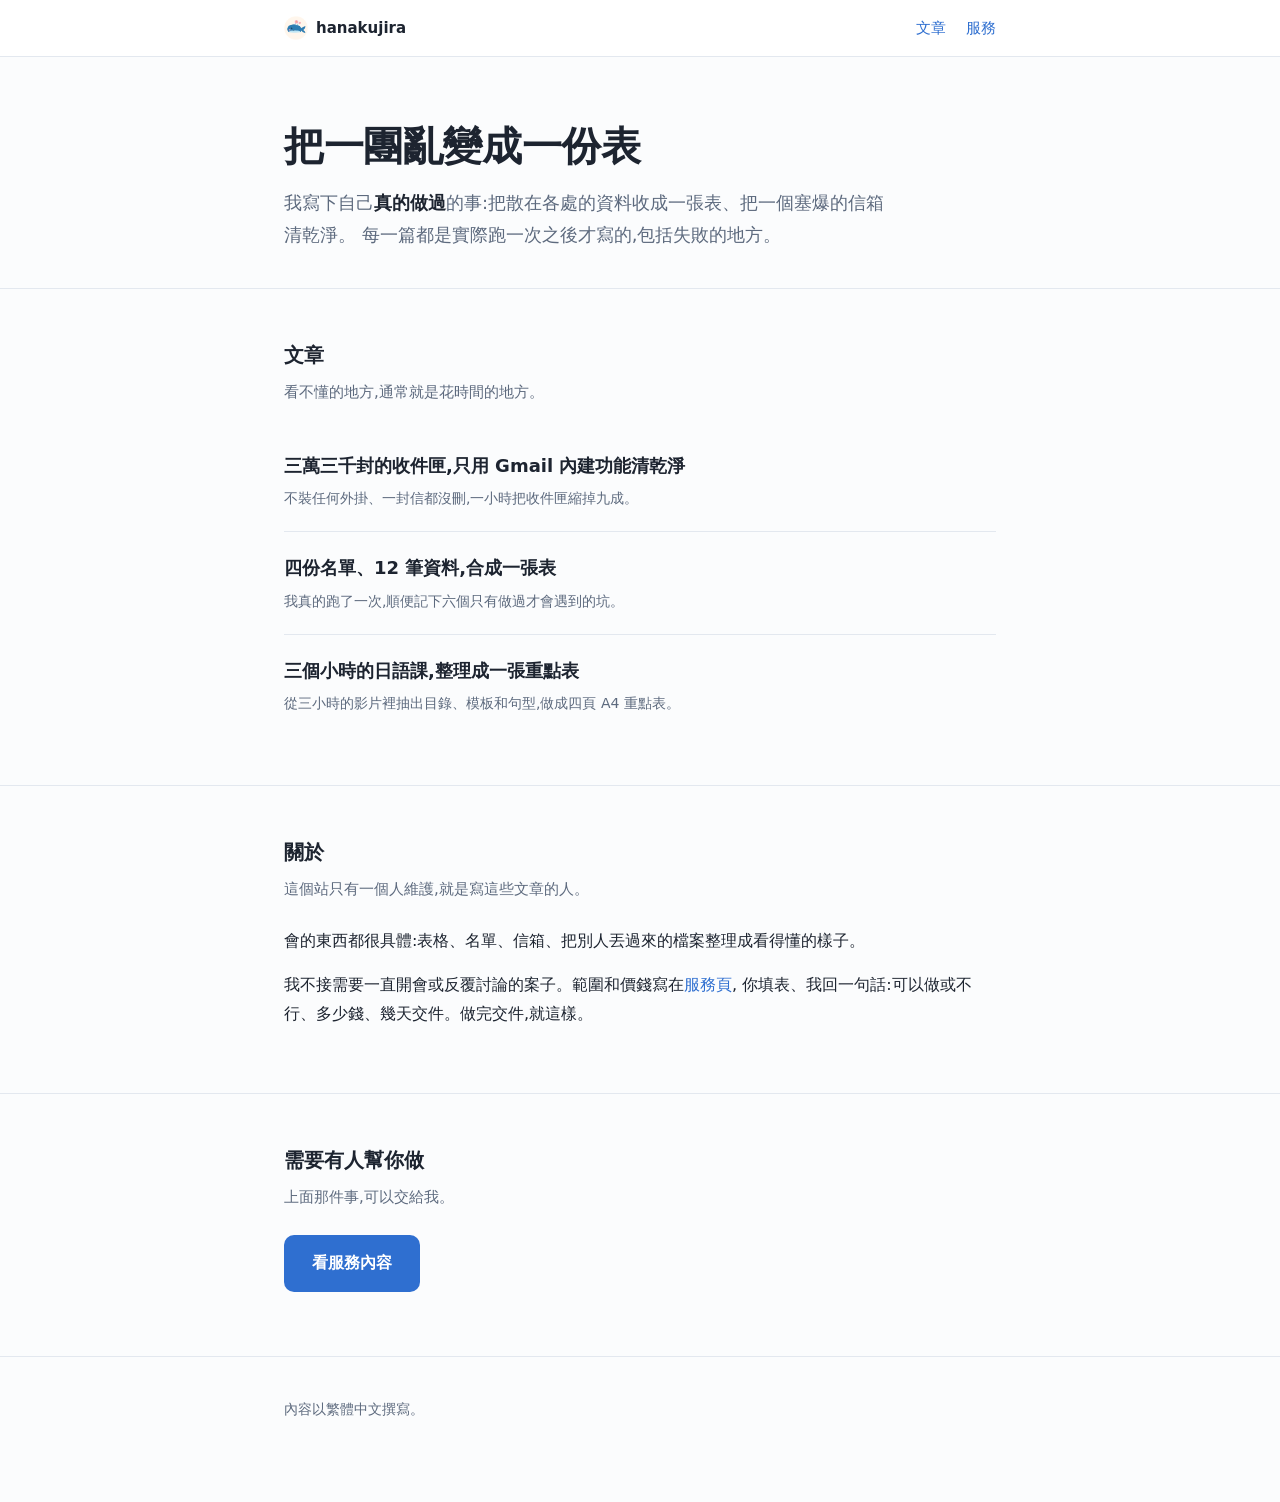
<file: index.html>
<!doctype html>
<html lang="zh-Hant">
<head>
<meta charset="utf-8">
<meta name="viewport" content="width=device-width, initial-scale=1">
<title>把一團亂變成一份表</title>
<meta name="description" content="把散在各處的資料收成一張表、把塞爆的信箱清乾淨 —— 真的做過才寫下來的筆記。">
<meta property="og:type" content="website">
<meta property="og:site_name" content="把一團亂變成一份表">
<meta property="og:title" content="把一團亂變成一份表">
<meta property="og:description" content="把散在各處的資料收成一張表、把塞爆的信箱清乾淨 —— 真的做過才寫下來的筆記。">
<meta name="twitter:card" content="summary">
<link rel="stylesheet" href="assets/style.css">
</head>
<body>
<nav><div class="wrap">
  <a class="brand" href="index.html">hanakujira</a>
  <a href="index.html">文章</a>
  <a href="service/index.html">服務</a>
</div></nav>
<header class="top"><div class="wrap">
  <h1>把一團亂變成一份表</h1>
  <p class="lede">我寫下自己<strong>真的做過</strong>的事:把散在各處的資料收成一張表、把一個塞爆的信箱清乾淨。
  每一篇都是實際跑一次之後才寫的,包括失敗的地方。</p>
</div></header>
<section><div class="wrap">
  <h2>文章</h2>
  <p class="sub">看不懂的地方,通常就是花時間的地方。</p>
  <ul class="posts">
<li><a href="writing/gmail-inbox-cleanup.html">三萬三千封的收件匣,只用 Gmail 內建功能清乾淨</a><div class="meta">不裝任何外掛、一封信都沒刪,一小時把收件匣縮掉九成。</div></li>
<li><a href="writing/merge-messy-lists.html">四份名單、12 筆資料,合成一張表</a><div class="meta">我真的跑了一次,順便記下六個只有做過才會遇到的坑。</div></li>
<li><a href="cases/japanese-course/">三個小時的日語課,整理成一張重點表</a><div class="meta">從三小時的影片裡抽出目錄、模板和句型,做成四頁 A4 重點表。</div></li>
  </ul>
</div></section>
<section><div class="wrap">
  <h2>關於</h2>
  <p class="sub">這個站只有一個人維護,就是寫這些文章的人。</p>
  <p>會的東西都很具體:表格、名單、信箱、把別人丟過來的檔案整理成看得懂的樣子。</p>
  <p>我不接需要一直開會或反覆討論的案子。範圍和價錢寫在<a href="service/index.html">服務頁</a>,
  你填表、我回一句話:可以做或不行、多少錢、幾天交件。做完交件,就這樣。</p>
</div></section>
<section><div class="wrap">
  <h2>需要有人幫你做</h2>
  <p class="sub">上面那件事,可以交給我。</p>
  <p><a class="cta" href="service/index.html">看服務內容</a></p>
</div></section>
<footer><div class="wrap">內容以繁體中文撰寫。</div></footer>
</body>
</html>
</file>
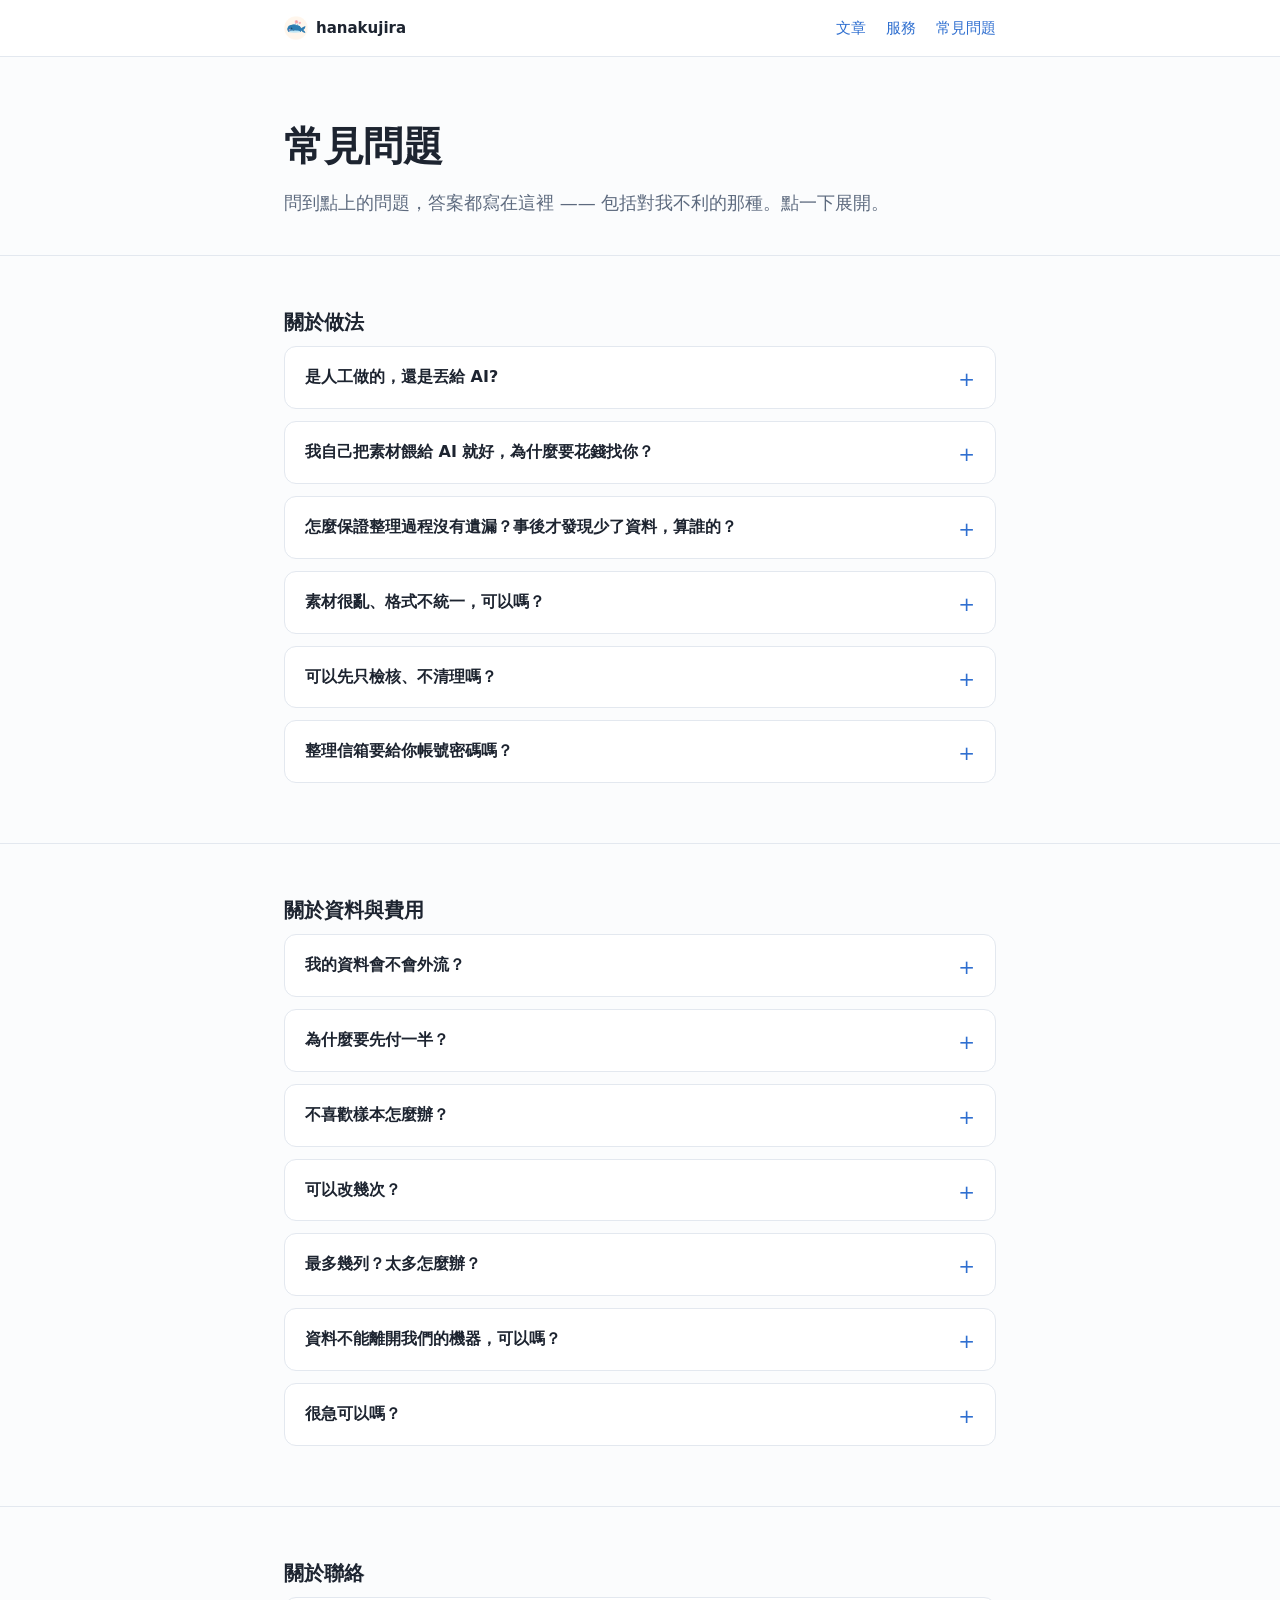
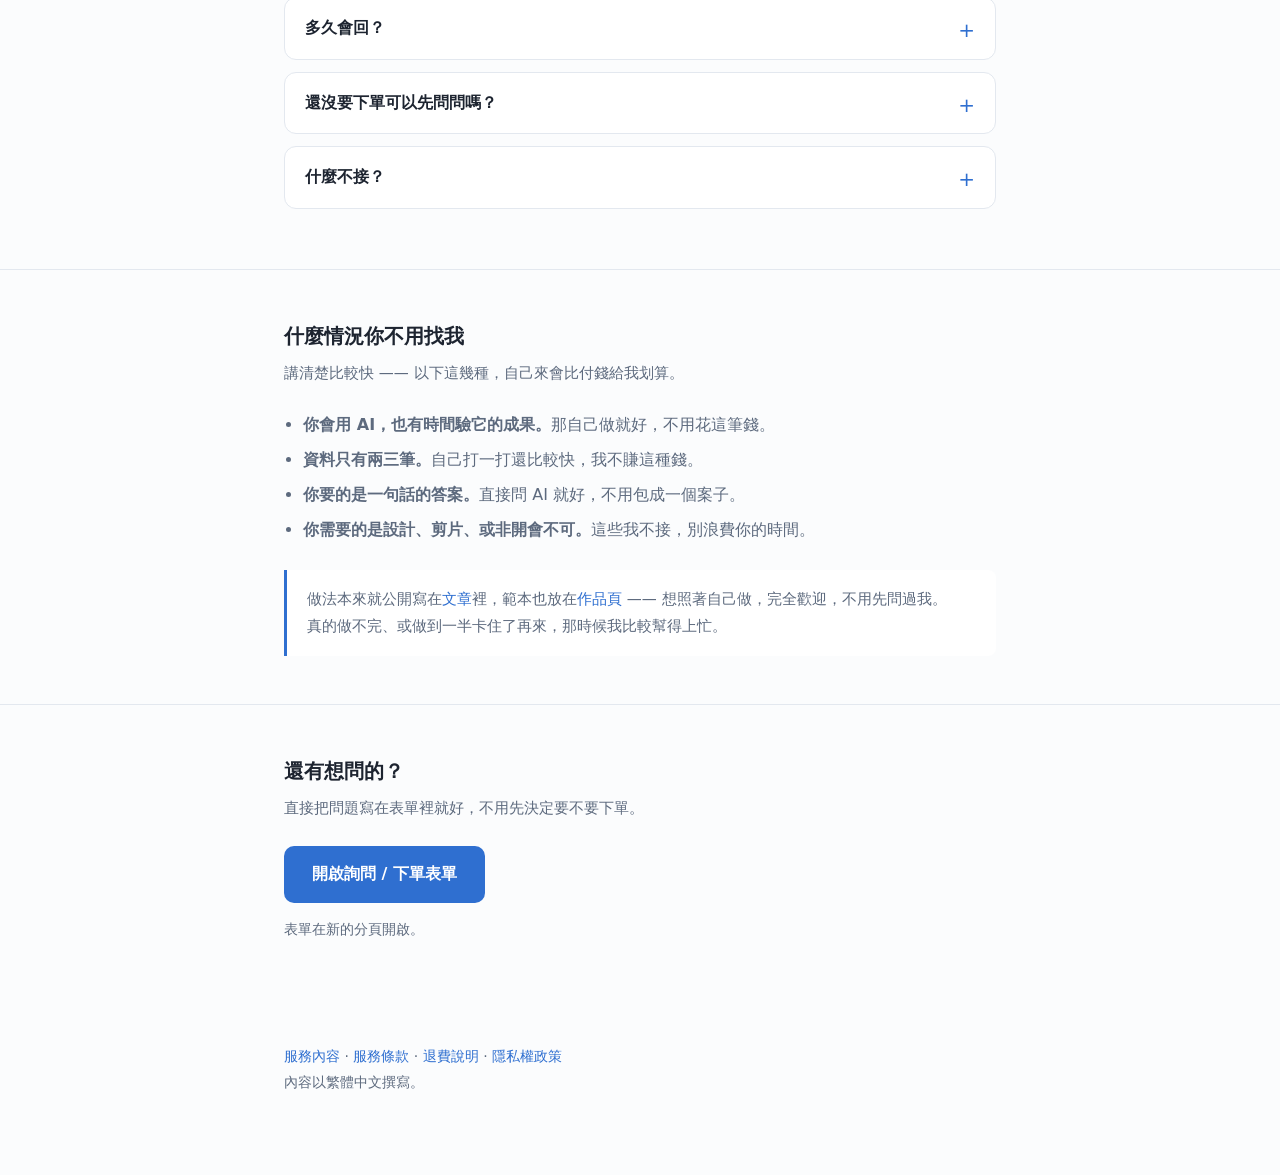
<file: faq/index.html>
<!doctype html>
<html lang="zh-Hant">
<head>
<meta charset="utf-8">
<meta name="viewport" content="width=device-width, initial-scale=1">
<title>常見問題 ─ 把一團亂變成一份表</title>
<meta name="description" content="關於整理工作最常被問的幾件事：用不用 AI、資料會不會漏、外流不外流、為什麼要先付一半。">
<meta property="og:type" content="website">
<meta property="og:site_name" content="把一團亂變成一份表">
<meta property="og:title" content="常見問題 ─ 把一團亂變成一份表">
<meta property="og:description" content="關於整理工作最常被問的幾件事：用不用 AI、資料會不會漏、外流不外流、為什麼要先付一半。">
<meta name="twitter:card" content="summary">
<link rel="stylesheet" href="../assets/style.css">
<link rel="icon" href="../assets/logo.png">
</head>
<body>
<nav><div class="wrap">
  <a class="brand" href="../index.html"><img class="brandlogo" src="../assets/logo.png" alt="" />hanakujira</a>
  <a href="../index.html">文章</a>
  <a href="../service/index.html">服務</a>
  <a href="index.html">常見問題</a>
</div></nav>
<header class="top"><div class="wrap">
  <h1>常見問題</h1>
  <p class="lede">問到點上的問題，答案都寫在這裡 —— 包括對我不利的那種。點一下展開。</p>
</div></header>

<section><div class="wrap">
  <h2>關於做法</h2>
  <div class="faq">
    <details>
      <summary>是人工做的，還是丟給 AI?</summary>
      <p>兩者都有，分工是這樣：<strong>AI 負責把東西讀過一遍、產出初稿，人負責下判斷和對帳。</strong>哪一段是重複的模板、哪幾個時間點值得抽、格式對不對、有沒有漏 —— 這些是判斷，AI 不會替你做，它會交出一份看起來很完整、其實缺東缺西的東西。</p>
      <p>所以流程裡一定有一道人工檢查，交付前我會自己先對過一次數字。不假裝全程手做，那不誠實。</p>
    </details>
    <details>
      <summary>我自己把素材餵給 AI 就好，為什麼要花錢找你？</summary>
      <p>如果你已經很習慣用 AI、也知道怎麼驗它有沒有亂寫，那差別確實不大 —— 老實說，這份工作對你來說不划算。</p>
      <p>會來找我的，通常是這幾種情況：</p>
      <ul class="plain">
        <li><strong>不會用</strong> —— 光是要問出對的問題就得學一段時間。</li>
        <li><strong>沒時間</strong> —— 跟 AI 來回磨三小時，還不確定對不對。</li>
        <li><strong>要一個負責任的人</strong> —— 自己做的錯了只能自己吞；我做的跟說好的不符，全額退。</li>
      </ul>
      <p>買的是「不用學、不用試錯、有人負責」，不是「整理」這個動作本身。</p>
    </details>
    <details>
      <summary>怎麼保證整理過程沒有遺漏？事後才發現少了資料，算誰的？</summary>
      <p>不能保證零遺漏 —— 敢說零遺漏的是在騙人。能保證的是<strong>你看得到我漏在哪裡</strong>：</p>
      <ul class="plain">
        <li>交付時附一份<strong>對帳</strong>：原始幾筆 / 幾段 → 成品幾筆，兩邊數字要對得起來。</li>
        <li>成品每一列標<strong>來源</strong>（哪個檔、哪一段、哪個時間點），你可以隨機抽幾筆回去對。</li>
        <li>範圍內有漏，免費補到好；我方造成的重大遺漏又補不回來，照合約退費。</li>
      </ul>
      <p>但最後還是請你自己過目一遍。完全外包、事後才驗，誰也救不了。</p>
    </details>
    <details>
      <summary>素材很亂、格式不統一，可以嗎？</summary>
      <p>那正是我接的工作。CSV、Excel 匯出、記事本、截圖、手寫拍照、影片，都可以 —— 但越亂越需要你講一句「這幾份裡面哪些才是準的」，不然兩邊對不起來時我無從判斷。</p>
    </details>
    <details>
      <summary>可以先只檢核、不清理嗎？</summary>
      <p>可以，那是<strong>方案 A「資料檢核」</strong>：<strong>NT$600、1 個工作天、2,000 列內</strong>。你的原檔不會被改動，拿到的是一頁報告 —— 五秒摘要（能不能直接用、三個最大的問題、建議動作）、規模、欄位結構、格式與值域、重複與缺漏、跨欄矛盾，每一項標「可自動修／需你決定／不建議動」，再附每類問題的三個例子與清理預覽。</p>
      <p>要修再升級<strong>方案 B「檢核＋清理」</strong>（NT$1,500、3 個工作天）：清理後的檔案、變更紀錄、加上同一份報告。<strong>先做 A 再升級，A 的費用全額折抵。</strong></p>
      <p>先講清楚：報告只會寫「依這 N 項規則檢查過」，不會寫「找出所有錯誤」；也不判斷資料真偽與業務正確性，那是資料所有人的責任。</p>
    </details>
    <details>
      <summary>整理信箱要給你帳號密碼嗎？</summary>
      <p>不用，我不會登入你的信箱。做法是我出一份<strong>操作單</strong>：先封存哪些、哪些留著、兩條篩選器怎麼設，你在自己電腦上照著按十幾分鐘，按完就是結果。</p>
      <p>信一封都不會刪，只是從收件匣搬到「封存」，搜尋還找得到。真的要刪，由你自己決定、自己按。</p>
    </details>
  </div>
</div></section>

<section><div class="wrap">
  <h2>關於資料與費用</h2>
  <div class="faq">
    <details>
      <summary>我的資料會不會外流？</summary>
      <p>素材只用來做你這一案，不轉給第三人、不當範例（要當範例一定先問你、去識別化到認不出來）。案子結束後依<a href="../privacy/index.html">隱私權政策</a>的期限刪除。細節寫在那頁。</p>
    </details>
    <details>
      <summary>為什麼要先付一半？</summary>
      <p>因為這一半是「真的開始做」的界線 —— 沒收訂金就開工，接到一半消失的成本得我自己吞。另一半等你看過成品再付，對你是保障。</p>
      <p>開工前還有一段<strong>免費樣本</strong>：表格三行、文章一段。這一段是給你「看風格、看手路」的取樣，不算開工，不像就散，不用付錢。</p>
    </details>
    <details>
      <summary>不喜歡樣本怎麼辦？</summary>
      <p>直接說不要，不用付任何費用，也不用客套。樣本存在的目的就是讓你早點反悔。</p>
    </details>
    <details>
      <summary>可以改幾次？</summary>
      <p>每一案範圍內含<strong>1 次修改</strong>，第二次起每次加 30%。範圍外的需求（本來沒說的）另計，會先報價再動手 —— 不會做完才跟你說要加錢。</p>
      <p>要分清楚兩種：<strong>「漏做」</strong>是我們的錯，不算修改次數，免費補到好；<strong>「想改」</strong>是你看了想調整內容或方向，才計入上面的修改次數。</p>
    </details>
    <details>
      <summary>最多幾列？太多怎麼辦？</summary>
      <p>單張表 <strong>2,000 列以內</strong>是固定價的範圍。超過是級距加價，不是按列數乘：<strong>2,001–10,000 列加 50%</strong>（改用腳本處理，附驗證報告：改了幾列、每條規則跑了幾次）；<strong>10,001–50,000 列 ×2.5</strong>；超過五萬列、或跨多個檔案多個工作表，先做 500 列樣本，樣本過了再報總價。跳點在「要不要寫腳本」，不在列數。<br>輸入請給 CSV、XLSX 或 Google Sheets 連結；截圖和 PDF 不行 —— 那不是「幫你整理」，那是「幫你重打」。</p>
    </details>
    <details>
      <summary>資料不能離開我們的機器，可以嗎？</summary>
      <p><strong>這種我不接。</strong>我用的模型在雲端，檔案讀的時候會經過第三方服務。與其先答應了再出事，不如現在就說清楚。</p>
      <p>如果只是「不想把客戶名單整份給人看」，可以只送<strong>五列樣本</strong>，我先告訴你哪些欄位該遮、怎麼遮，遮完再談。我不會拿你的資料去訓練任何東西，結案後工作副本刪掉。</p>
    </details>
    <details>
      <summary>很急可以嗎？</summary>
      <p>目前不接急件，也不接 48 小時內要交的案子。若有明確期限，請先告知，我會依資料量與排程確認能不能接；排程滿時不硬接，避免兩邊都做不好。</p>
    </details>
  </div>
</div></section>

<section><div class="wrap">
  <h2>關於聯絡</h2>
  <div class="faq">
    <details>
      <summary>多久會回？</summary>
      <p>填完表單，一個工作天內會回，通常更快。假日或深夜的訊息，下一個工作天回。</p>
    </details>
    <details>
      <summary>還沒要下單可以先問問嗎？</summary>
      <p>可以。表單裡有一題「這次是想下單，還是只想先問問？」，選「只是想先問問」就好 —— 我不會追著你問要不要做。要電話或要開會的就沒辦法了，這邊全程文字。</p>
    </details>
    <details>
      <summary>什麼不接？</summary>
      <p>視覺設計、美編、插畫、印刷完稿；影音剪輯；急件或 48 小時內要交的案子；需要打電話或開會討論的；代客登入別人帳號的操作；以及「全部做完才付款」。文字排版和文件整理有接，其他大概都可以問問看。</p>
    </details>
  </div>
</div></section>

<section><div class="wrap">
  <h2>什麼情況你不用找我</h2>
  <p class="sub">講清楚比較快 —— 以下這幾種，自己來會比付錢給我划算。</p>
  <ul class="plain">
    <li><strong>你會用 AI，也有時間驗它的成果。</strong>那自己做就好，不用花這筆錢。</li>
    <li><strong>資料只有兩三筆。</strong>自己打一打還比較快，我不賺這種錢。</li>
    <li><strong>你要的是一句話的答案。</strong>直接問 AI 就好，不用包成一個案子。</li>
    <li><strong>你需要的是設計、剪片、或非開會不可。</strong>這些我不接，別浪費你的時間。</li>
  </ul>
  <div class="note">做法本來就公開寫在<a href="../index.html">文章</a>裡，範本也放在<a href="../cases/japanese-course/index.html">作品頁</a> —— 想照著自己做，完全歡迎，不用先問過我。<br>真的做不完、或做到一半卡住了再來，那時候我比較幫得上忙。</div>
</div></section>

<section style="border-bottom:none"><div class="wrap">
  <h2>還有想問的？</h2>
  <p class="sub">直接把問題寫在表單裡就好，不用先決定要不要下單。</p>
  <a class="cta" href="https://docs.google.com/forms/d/e/1FAIpQLScnGw0mX1LYNieRpI21n4VxQm3NAoE18wkauY4ghAWDm2J4aQ/viewform" target="_blank" rel="noopener">開啟詢問 / 下單表單</a>
  <p style="color:var(--muted);font-size:14px;margin-top:14px">表單在新的分頁開啟。</p>
</div></section>
<footer><div class="wrap">
  <a href="../service/index.html">服務內容</a> · <a href="../terms/index.html">服務條款</a> · <a href="../refund/index.html">退費說明</a> · <a href="../privacy/index.html">隱私權政策</a><br>
  內容以繁體中文撰寫。
</div></footer>
</body>
</html>
</file>
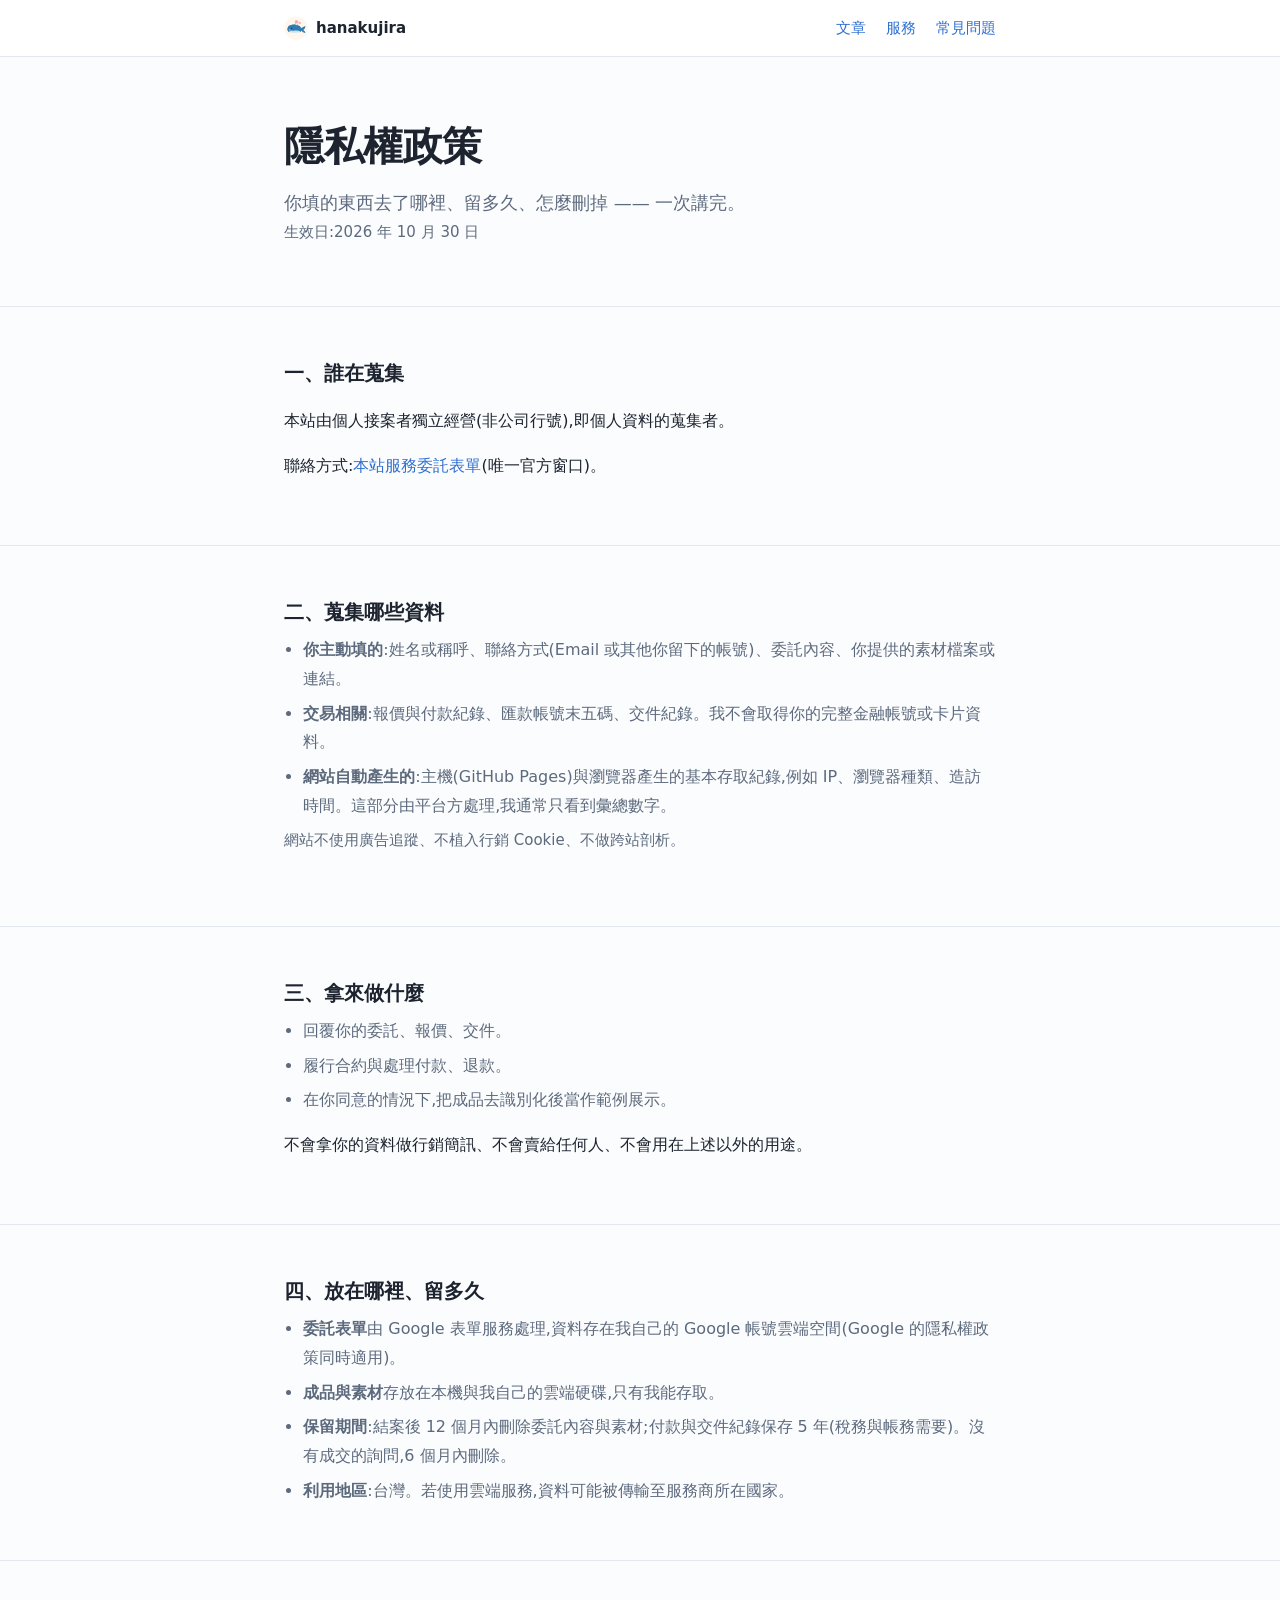
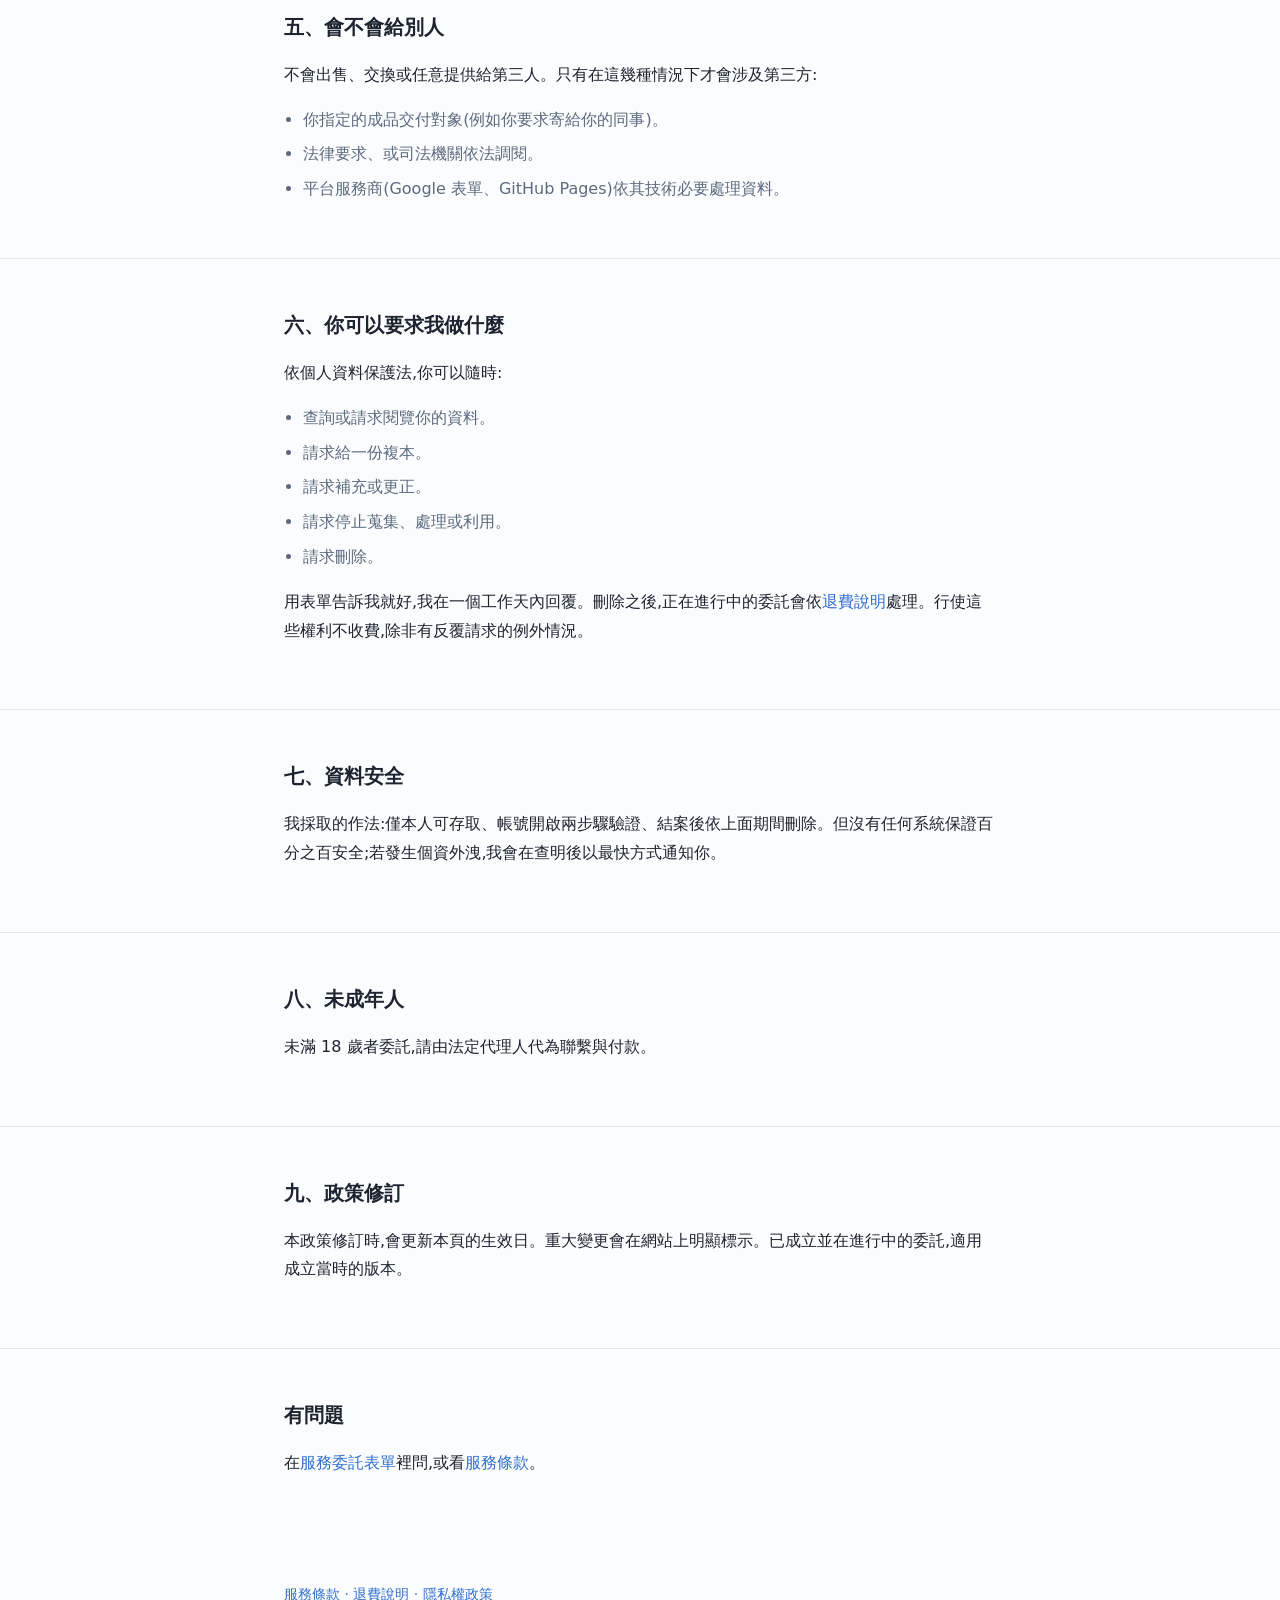
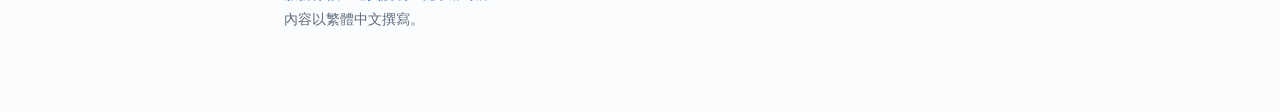
<file: privacy/index.html>
<!doctype html>
<html lang="zh-Hant">
<head>
<meta charset="utf-8">
<meta name="viewport" content="width=device-width, initial-scale=1">
<title>隱私權政策 ─ 把一團亂變成一份表</title>
<meta name="description" content="會蒐集哪些資料、拿來做什麼、放在哪裡、多久刪掉,以及你可以要求我做什麼。">
<meta property="og:type" content="website">
<meta property="og:site_name" content="把一團亂變成一份表">
<meta property="og:title" content="隱私權政策 ─ 把一團亂變成一份表">
<meta property="og:description" content="會蒐集哪些資料、拿來做什麼、放在哪裡、多久刪掉,以及你可以要求我做什麼。">
<meta name="twitter:card" content="summary">
<link rel="stylesheet" href="../assets/style.css">
</head>
<body>
<nav><div class="wrap">
  <a class="brand" href="../index.html">hanakujira</a>
  <a href="../index.html">文章</a>
  <a href="../service/index.html">服務</a>
  <a href="../faq/index.html">常見問題</a>
</div></nav>
<header class="top"><div class="wrap">
  <h1>隱私權政策</h1>
  <p class="lede">你填的東西去了哪裡、留多久、怎麼刪掉 —— 一次講完。</p>
  <p class="sub">生效日:2026 年 10 月 30 日</p>
</div></header>

<section><div class="wrap">
  <h2>一、誰在蒐集</h2>
  <p>本站由個人接案者獨立經營(非公司行號),即個人資料的蒐集者。</p>
  <!-- TODO: 專用聯絡信箱開好後,這裡補上 email -->
  <p>聯絡方式:<a href="../service/index.html">本站服務委託表單</a>(唯一官方窗口)。</p>
</div></section>

<section><div class="wrap">
  <h2>二、蒐集哪些資料</h2>
  <ul class="plain">
    <li><b>你主動填的</b>:姓名或稱呼、聯絡方式(Email 或其他你留下的帳號)、委託內容、你提供的素材檔案或連結。</li>
    <li><b>交易相關</b>:報價與付款紀錄、匯款帳號末五碼、交件紀錄。我不會取得你的完整金融帳號或卡片資料。</li>
    <li><b>網站自動產生的</b>:主機(GitHub Pages)與瀏覽器產生的基本存取紀錄,例如 IP、瀏覽器種類、造訪時間。這部分由平台方處理,我通常只看到彙總數字。</li>
  </ul>
  <p class="sub">網站不使用廣告追蹤、不植入行銷 Cookie、不做跨站剖析。</p>
</div></section>

<section><div class="wrap">
  <h2>三、拿來做什麼</h2>
  <ul class="plain">
    <li>回覆你的委託、報價、交件。</li>
    <li>履行合約與處理付款、退款。</li>
    <li>在你同意的情況下,把成品去識別化後當作範例展示。</li>
  </ul>
  <p>不會拿你的資料做行銷簡訊、不會賣給任何人、不會用在上述以外的用途。</p>
</div></section>

<section><div class="wrap">
  <h2>四、放在哪裡、留多久</h2>
  <ul class="plain">
    <li><b>委託表單</b>由 Google 表單服務處理,資料存在我自己的 Google 帳號雲端空間(Google 的隱私權政策同時適用)。</li>
    <li><b>成品與素材</b>存放在本機與我自己的雲端硬碟,只有我能存取。</li>
    <li><b>保留期間</b>:結案後 12 個月內刪除委託內容與素材;付款與交件紀錄保存 5 年(稅務與帳務需要)。沒有成交的詢問,6 個月內刪除。</li>
    <li><b>利用地區</b>:台灣。若使用雲端服務,資料可能被傳輸至服務商所在國家。</li>
  </ul>
</div></section>

<section><div class="wrap">
  <h2>五、會不會給別人</h2>
  <p>不會出售、交換或任意提供給第三人。只有在這幾種情況下才會涉及第三方:</p>
  <ul class="plain">
    <li>你指定的成品交付對象(例如你要求寄給你的同事)。</li>
    <li>法律要求、或司法機關依法調閱。</li>
    <li>平台服務商(Google 表單、GitHub Pages)依其技術必要處理資料。</li>
  </ul>
</div></section>

<section><div class="wrap">
  <h2>六、你可以要求我做什麼</h2>
  <p>依個人資料保護法,你可以隨時:</p>
  <ul class="plain">
    <li>查詢或請求閱覽你的資料。</li>
    <li>請求給一份複本。</li>
    <li>請求補充或更正。</li>
    <li>請求停止蒐集、處理或利用。</li>
    <li>請求刪除。</li>
  </ul>
  <p>用表單告訴我就好,我在一個工作天內回覆。刪除之後,正在進行中的委託會依<a href="../refund/index.html">退費說明</a>處理。行使這些權利不收費,除非有反覆請求的例外情況。</p>
</div></section>

<section><div class="wrap">
  <h2>七、資料安全</h2>
  <p>我採取的作法:僅本人可存取、帳號開啟兩步驟驗證、結案後依上面期間刪除。但沒有任何系統保證百分之百安全;若發生個資外洩,我會在查明後以最快方式通知你。</p>
</div></section>

<section><div class="wrap">
  <h2>八、未成年人</h2>
  <p>未滿 18 歲者委託,請由法定代理人代為聯繫與付款。</p>
</div></section>

<section><div class="wrap">
  <h2>九、政策修訂</h2>
  <p>本政策修訂時,會更新本頁的生效日。重大變更會在網站上明顯標示。已成立並在進行中的委託,適用成立當時的版本。</p>
</div></section>

<section style="border-bottom:none"><div class="wrap">
  <h2>有問題</h2>
  <p>在<a href="../service/index.html">服務委託表單</a>裡問,或看<a href="../terms/index.html">服務條款</a>。</p>
</div></section>
<footer><div class="wrap">
  <a href="../terms/index.html">服務條款</a> · <a href="../refund/index.html">退費說明</a> · <a href="../privacy/index.html">隱私權政策</a><br>
  內容以繁體中文撰寫。
</div></footer>
</body>
</html>
</file>
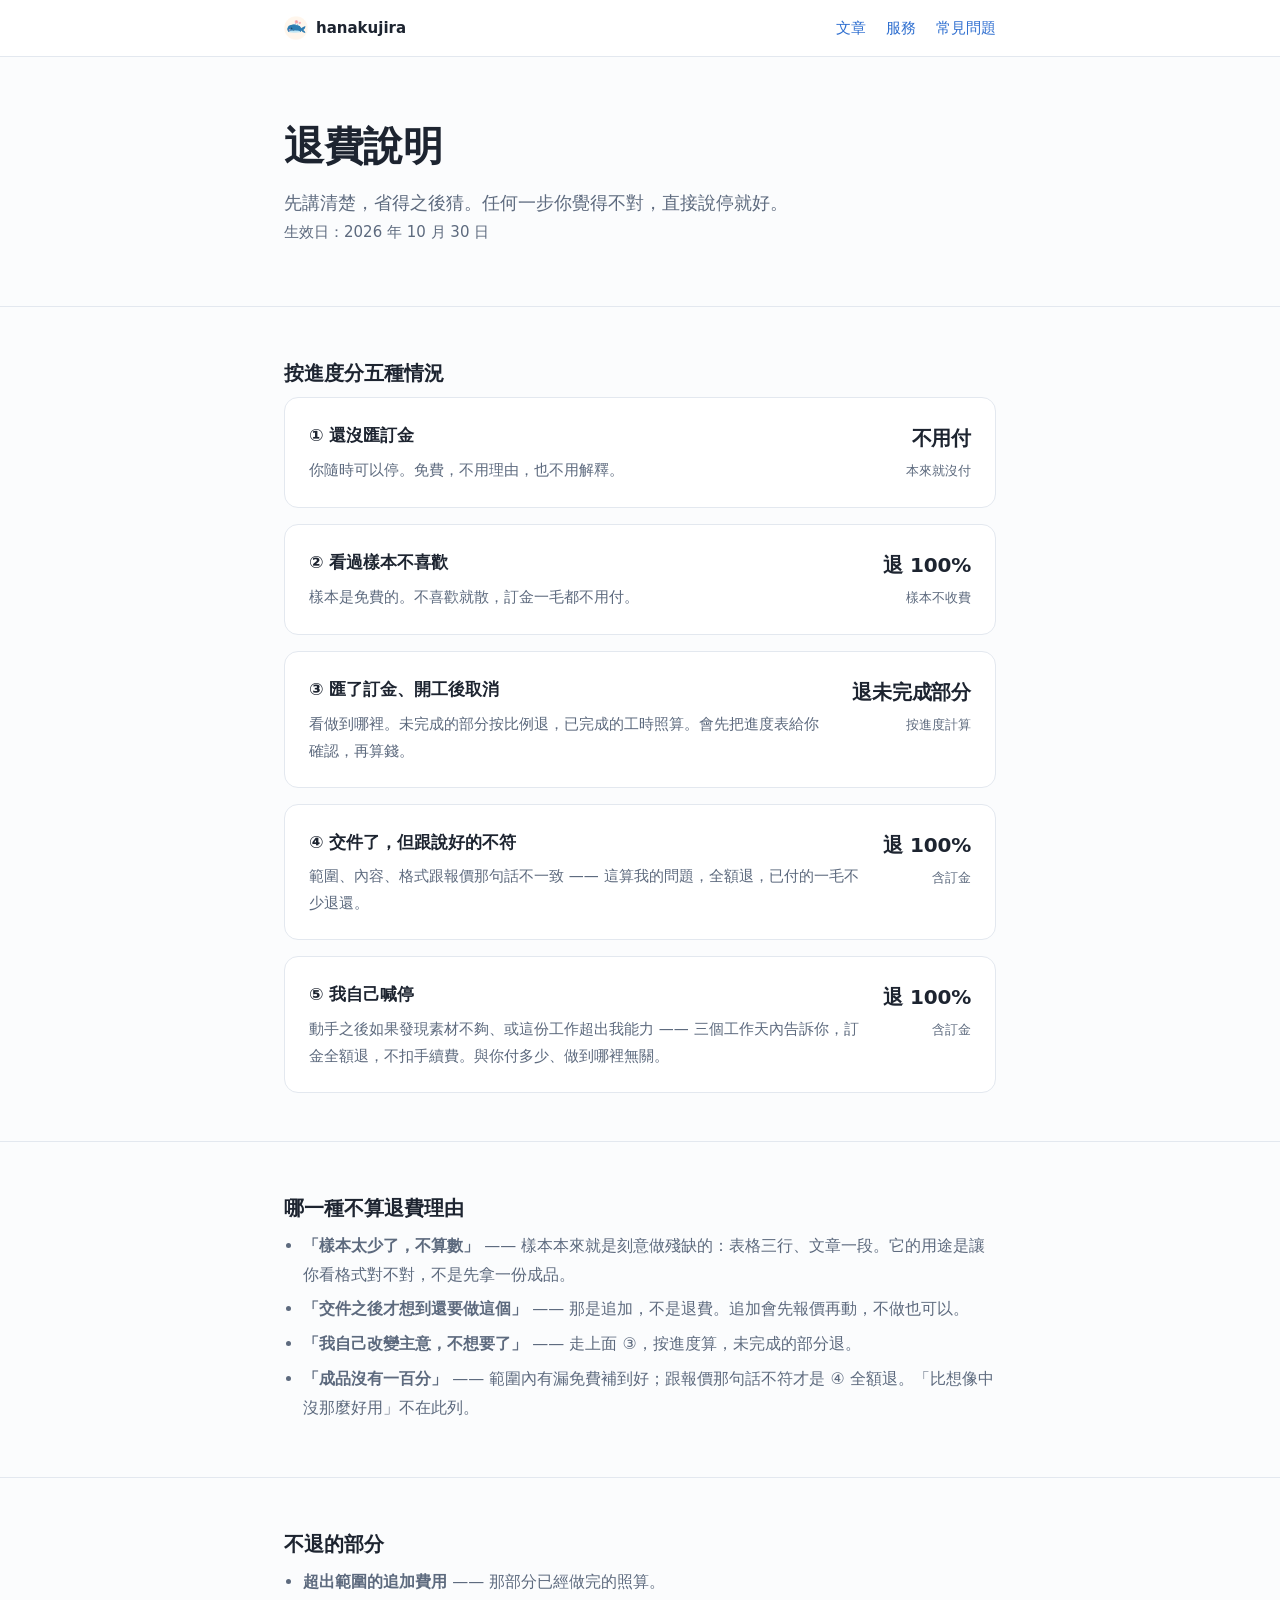
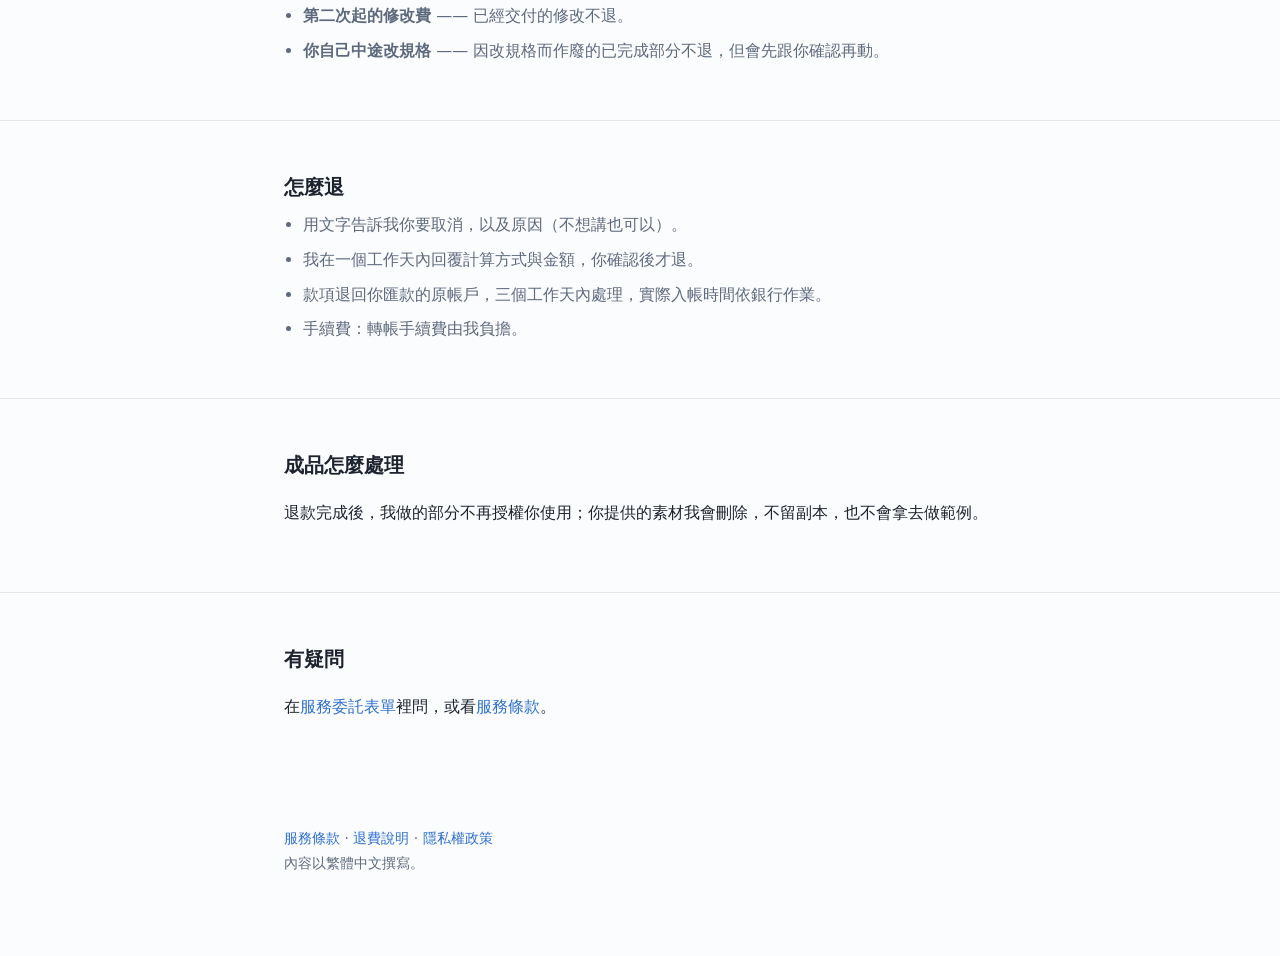
<file: refund/index.html>
<!doctype html>
<html lang="zh-Hant">
<head>
<meta charset="utf-8">
<meta name="viewport" content="width=device-width, initial-scale=1">
<title>退費說明 ─ 把一團亂變成一份表</title>
<meta name="description" content="樣本免費、開工後取消怎麼算、交件不符全額退 —— 每一種情況都寫清楚。">
<meta property="og:type" content="website">
<meta property="og:site_name" content="把一團亂變成一份表">
<meta property="og:title" content="退費說明 ─ 把一團亂變成一份表">
<meta property="og:description" content="樣本免費、開工後取消怎麼算、交件不符全額退 —— 每一種情況都寫清楚。">
<meta name="twitter:card" content="summary">
<link rel="stylesheet" href="../assets/style.css">
<link rel="icon" href="../assets/logo.png">
</head>
<body>
<nav><div class="wrap">
  <a class="brand" href="../index.html"><img class="brandlogo" src="../assets/logo.png" alt="" />hanakujira</a>
  <a href="../index.html">文章</a>
  <a href="../service/index.html">服務</a>
  <a href="../faq/index.html">常見問題</a>
</div></nav>
<header class="top"><div class="wrap">
  <h1>退費說明</h1>
  <p class="lede">先講清楚，省得之後猜。任何一步你覺得不對，直接說停就好。</p>
  <p class="sub">生效日：2026 年 10 月 30 日</p>
</div></header>

<section><div class="wrap">
  <h2>按進度分五種情況</h2>
  <div class="cards">
    <div class="card"><div>
      <h3>① 還沒匯訂金</h3>
      <p>你隨時可以停。免費，不用理由，也不用解釋。</p>
    </div><div class="price"><b>不用付</b><span>本來就沒付</span></div></div>
    <div class="card"><div>
      <h3>② 看過樣本不喜歡</h3>
      <p>樣本是免費的。不喜歡就散，訂金一毛都不用付。</p>
    </div><div class="price"><b>退 100%</b><span>樣本不收費</span></div></div>
    <div class="card"><div>
      <h3>③ 匯了訂金、開工後取消</h3>
      <p>看做到哪裡。未完成的部分按比例退，已完成的工時照算。會先把進度表給你確認，再算錢。</p>
    </div><div class="price"><b>退未完成部分</b><span>按進度計算</span></div></div>
    <div class="card"><div>
      <h3>④ 交件了，但跟說好的不符</h3>
      <p>範圍、內容、格式跟報價那句話不一致 —— 這算我的問題，全額退，已付的一毛不少退還。</p>
    </div><div class="price"><b>退 100%</b><span>含訂金</span></div></div>
    <div class="card"><div>
      <h3>⑤ 我自己喊停</h3>
      <p>動手之後如果發現素材不夠、或這份工作超出我能力 —— 三個工作天內告訴你，訂金全額退，不扣手續費。與你付多少、做到哪裡無關。</p>
    </div><div class="price"><b>退 100%</b><span>含訂金</span></div></div>
  </div>
</div></section>

<section><div class="wrap">
  <h2>哪一種不算退費理由</h2>
  <ul class="plain">
    <li><b>「樣本太少了，不算數」</b> —— 樣本本來就是刻意做殘缺的：表格三行、文章一段。它的用途是讓你看格式對不對，不是先拿一份成品。</li>
    <li><b>「交件之後才想到還要做這個」</b> —— 那是追加，不是退費。追加會先報價再動，不做也可以。</li>
    <li><b>「我自己改變主意，不想要了」</b> —— 走上面 ③，按進度算，未完成的部分退。</li>
    <li><b>「成品沒有一百分」</b> —— 範圍內有漏免費補到好；跟報價那句話不符才是 ④ 全額退。「比想像中沒那麼好用」不在此列。</li>
  </ul>
</div></section>

<section><div class="wrap">
  <h2>不退的部分</h2>
  <ul class="plain">
    <li><b>超出範圍的追加費用</b> —— 那部分已經做完的照算。</li>
    <li><b>第二次起的修改費</b> —— 已經交付的修改不退。</li>
    <li><b>你自己中途改規格</b> —— 因改規格而作廢的已完成部分不退，但會先跟你確認再動。</li>
  </ul>
</div></section>

<section><div class="wrap">
  <h2>怎麼退</h2>
  <ul class="plain">
    <li>用文字告訴我你要取消，以及原因（不想講也可以）。</li>
    <li>我在一個工作天內回覆計算方式與金額，你確認後才退。</li>
    <li>款項退回你匯款的原帳戶，三個工作天內處理，實際入帳時間依銀行作業。</li>
    <li>手續費：轉帳手續費由我負擔。</li>
  </ul>
</div></section>

<section><div class="wrap">
  <h2>成品怎麼處理</h2>
  <p>退款完成後，我做的部分不再授權你使用；你提供的素材我會刪除，不留副本，也不會拿去做範例。</p>
</div></section>

<section style="border-bottom:none"><div class="wrap">
  <h2>有疑問</h2>
  <p>在<a href="../service/index.html">服務委託表單</a>裡問，或看<a href="../terms/index.html">服務條款</a>。</p>
</div></section>
<footer><div class="wrap">
  <a href="../terms/index.html">服務條款</a> · <a href="../refund/index.html">退費說明</a> · <a href="../privacy/index.html">隱私權政策</a><br>
  內容以繁體中文撰寫。
</div></footer>
</body>
</html>
</file>
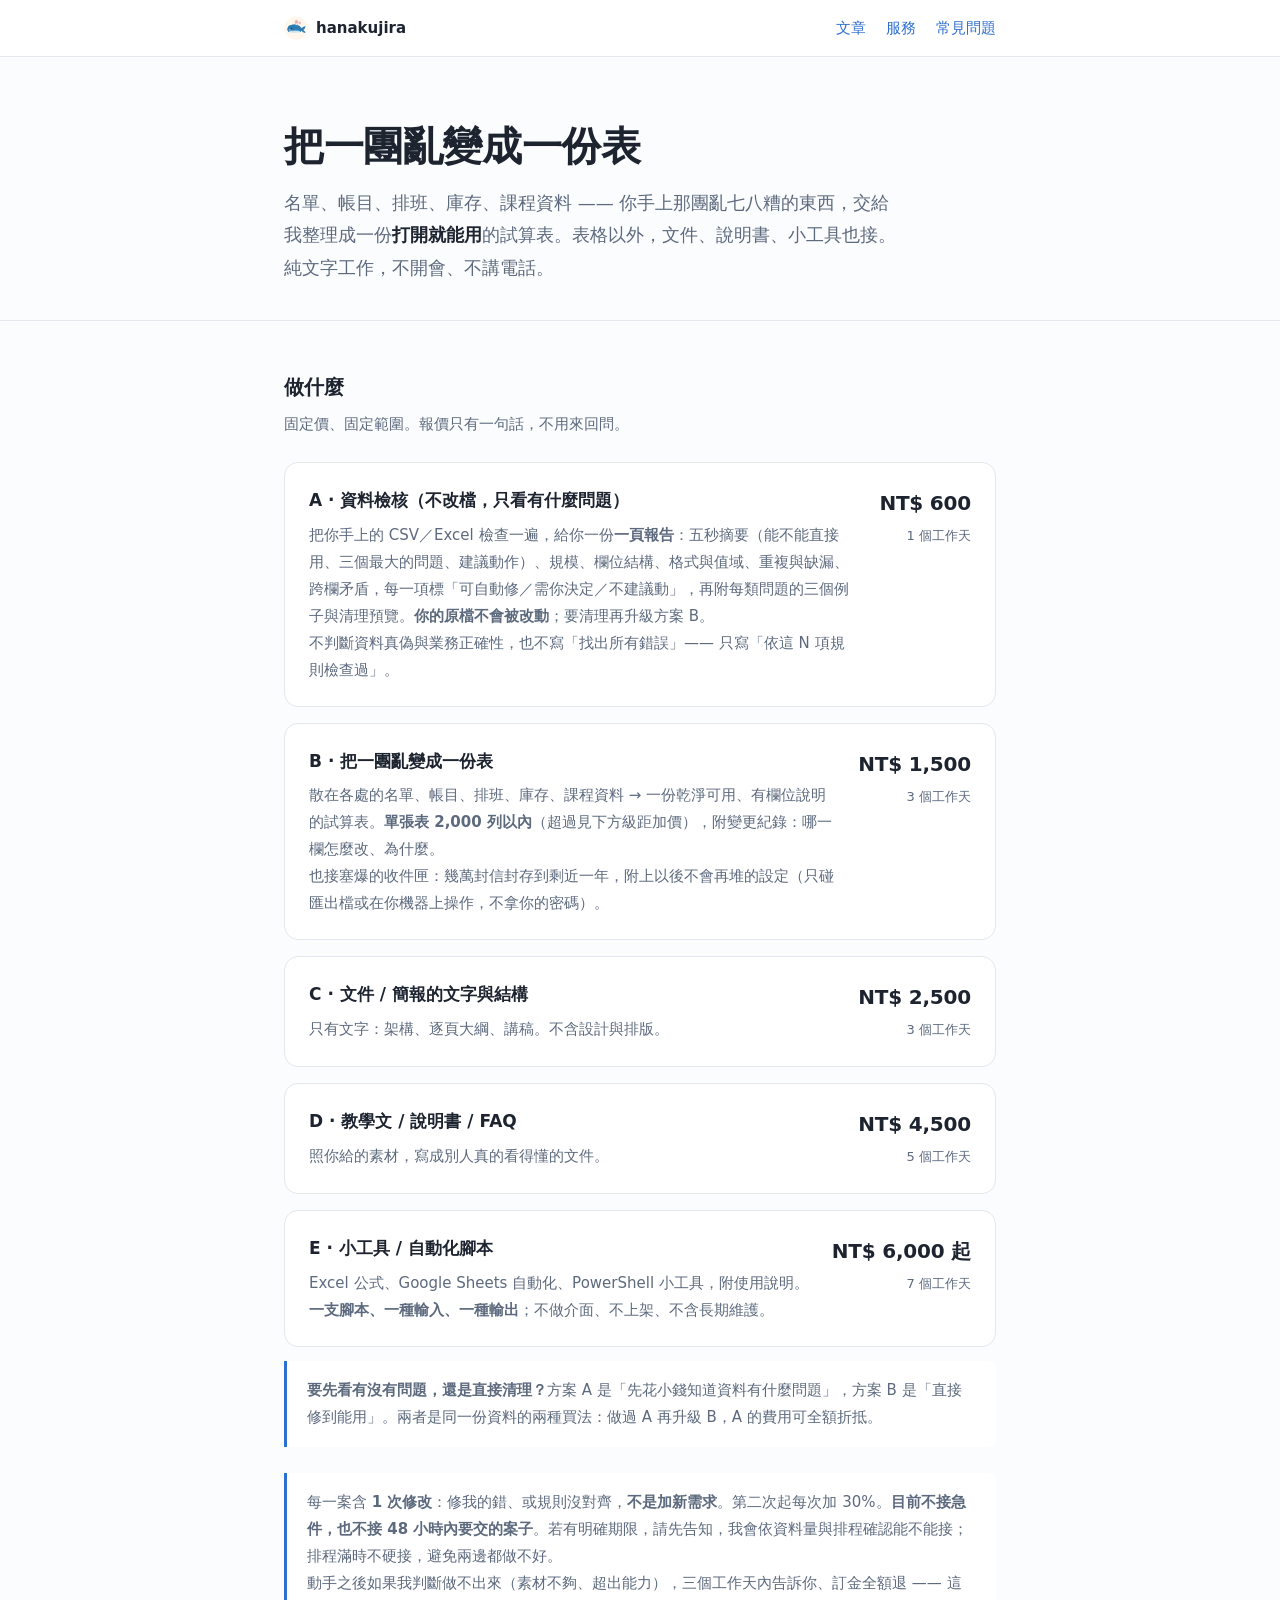
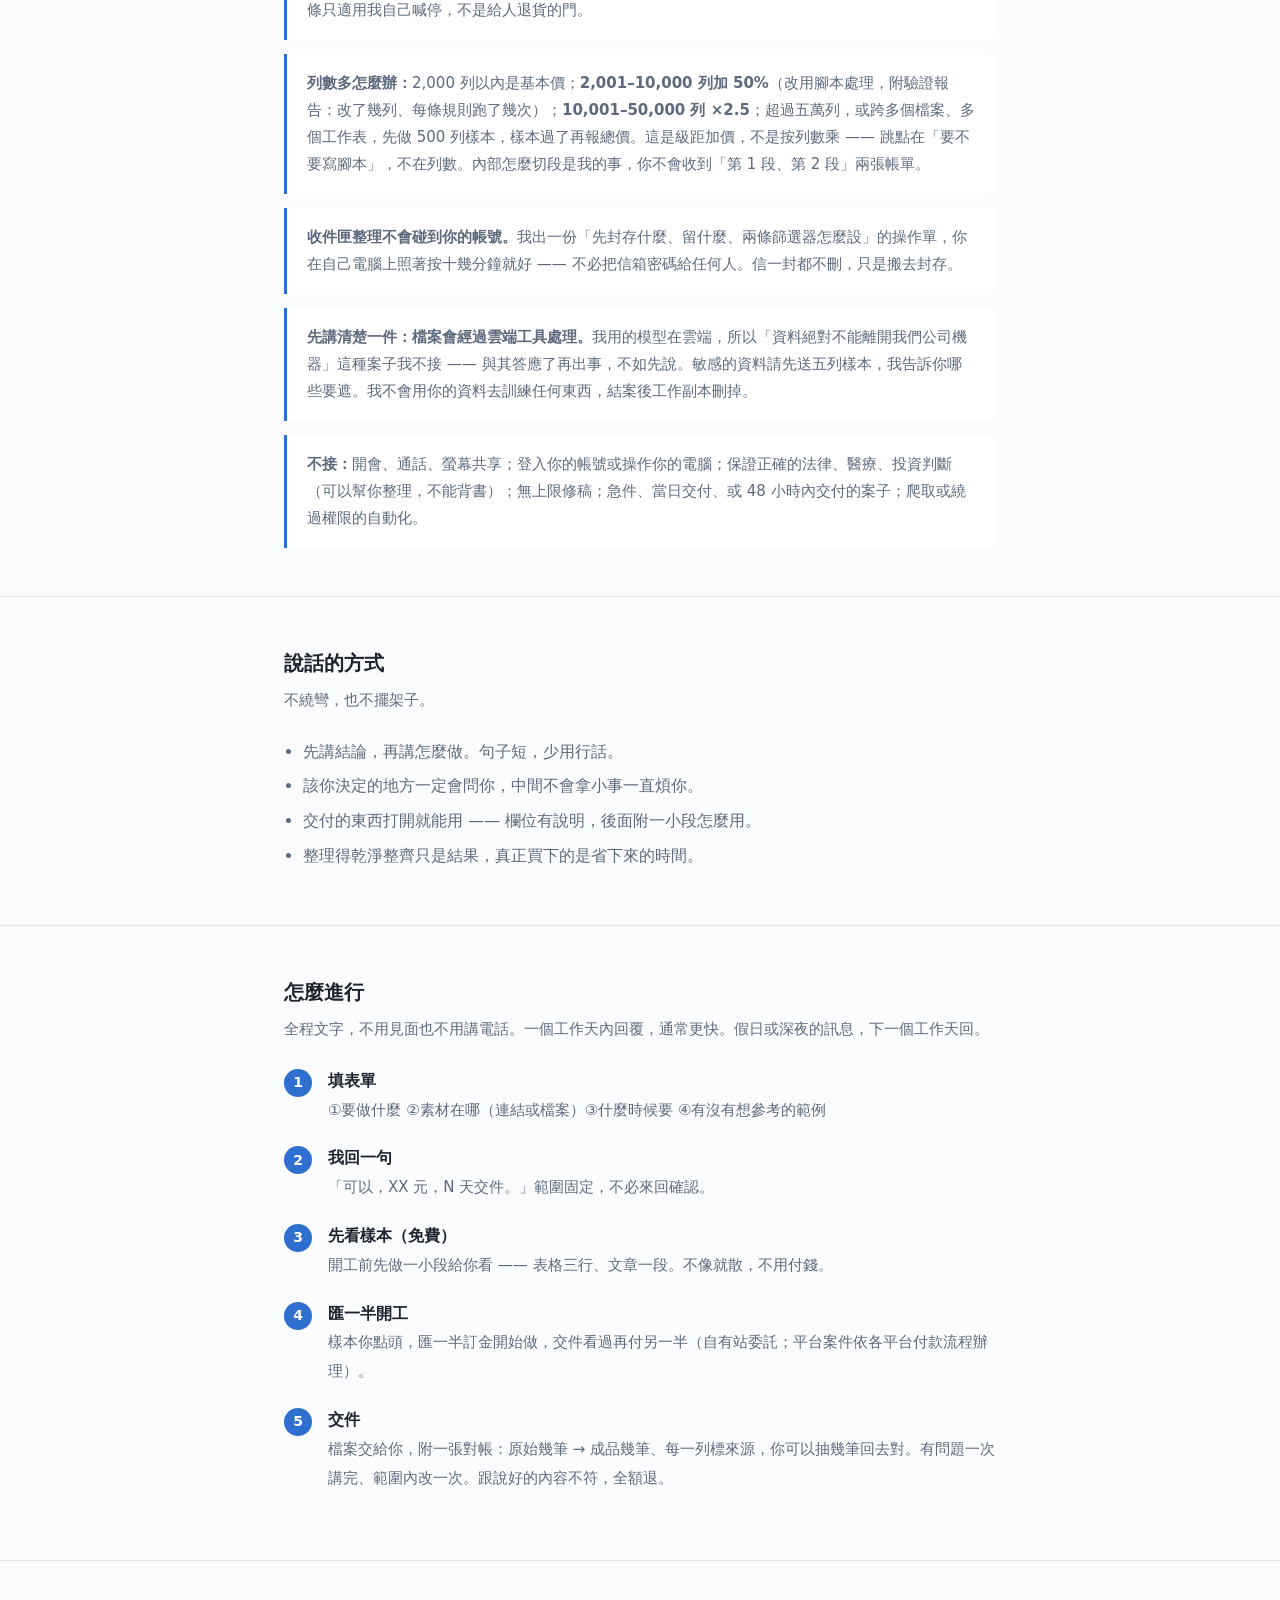
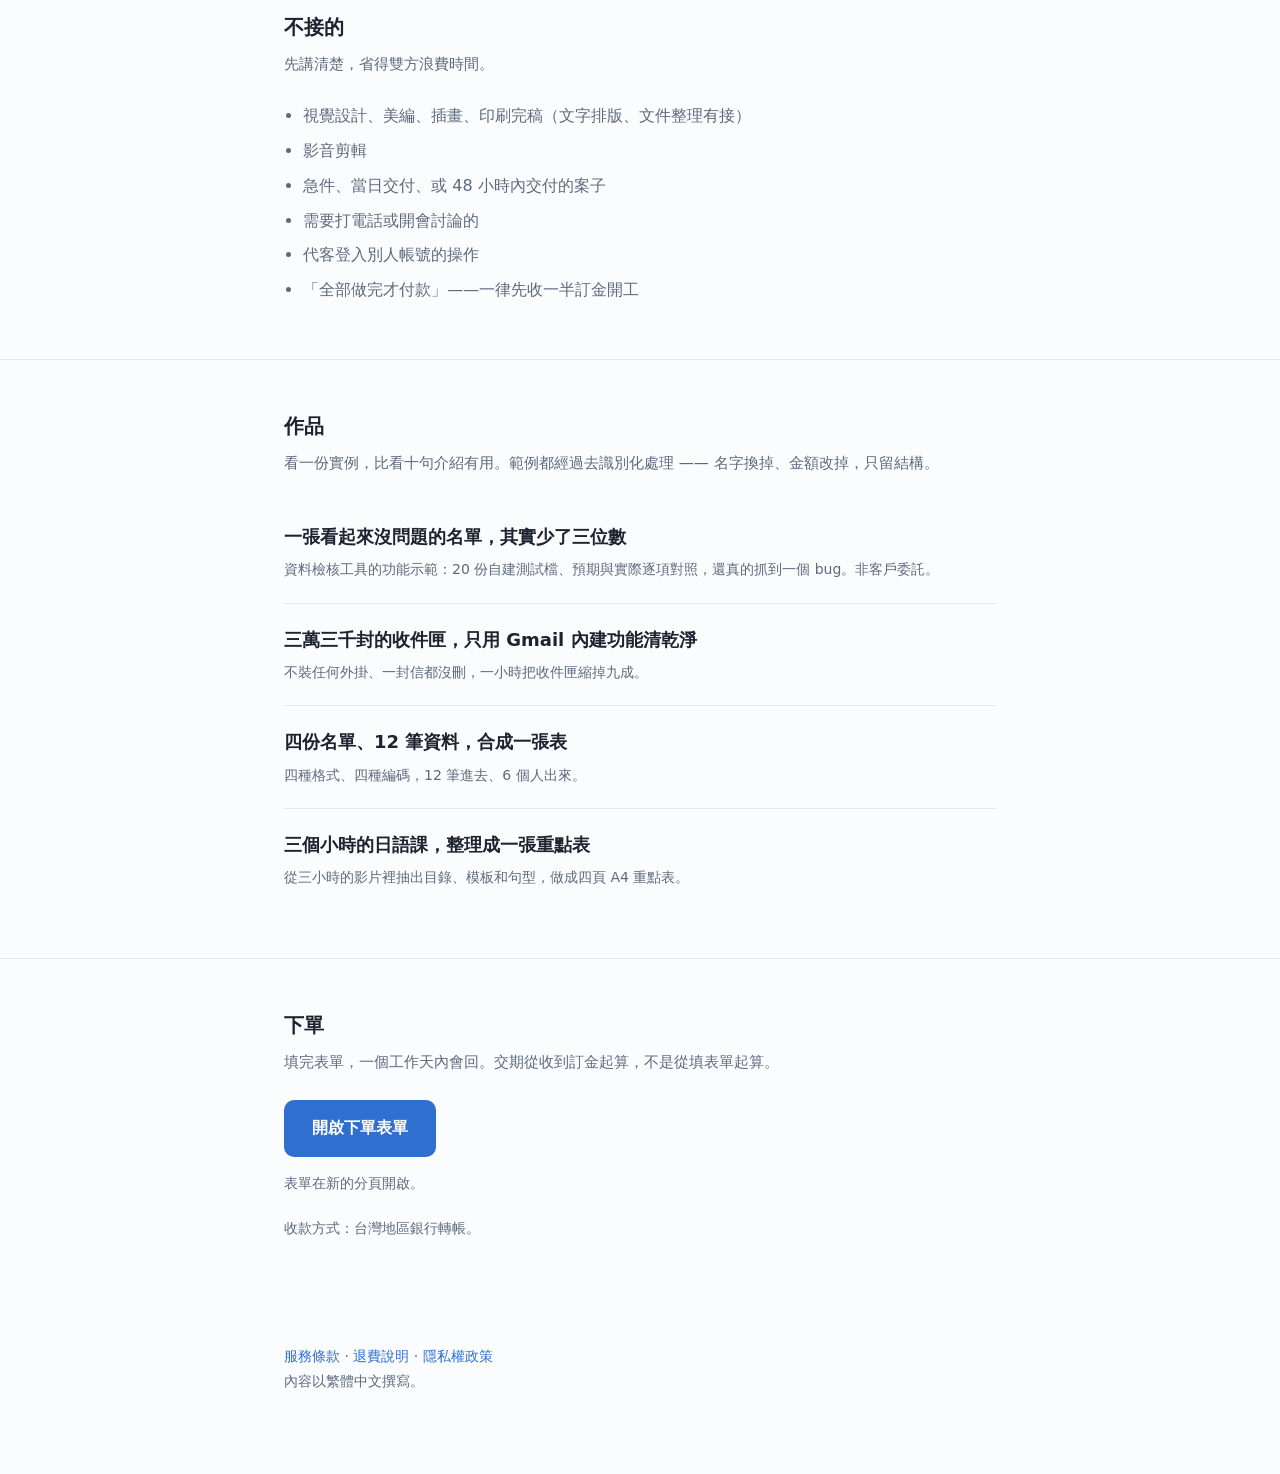
<file: service/index.html>
<!doctype html>
<html lang="zh-Hant">
<head>
<meta charset="utf-8">
<meta name="viewport" content="width=device-width, initial-scale=1">
<title>服務內容 ─ 把一團亂變成一份表</title>
<meta name="description" content="把散在各處的資料收成一張表、把塞爆的信箱清乾淨 —— 真的做過才寫下來的筆記。">
<meta property="og:type" content="website">
<meta property="og:site_name" content="把一團亂變成一份表">
<meta property="og:title" content="服務內容 ─ 把一團亂變成一份表">
<meta property="og:description" content="把散在各處的資料收成一張表、把塞爆的信箱清乾淨 —— 真的做過才寫下來的筆記。">
<meta name="twitter:card" content="summary">
<link rel="stylesheet" href="../assets/style.css">
<link rel="icon" href="../assets/logo.png">
</head>
<body>
<nav><div class="wrap">
  <a class="brand" href="../index.html"><img class="brandlogo" src="../assets/logo.png" alt="" />hanakujira</a>
  <a href="../index.html">文章</a>
  <a href="../service/index.html">服務</a>
  <a href="../faq/index.html">常見問題</a>
</div></nav>
<header class="top"><div class="wrap">
  <h1>把一團亂變成一份表</h1>
  <p class="lede">名單、帳目、排班、庫存、課程資料 —— 你手上那團亂七八糟的東西，交給我整理成一份<strong>打開就能用</strong>的試算表。表格以外，文件、說明書、小工具也接。純文字工作，不開會、不講電話。</p>
</div></header>

<section><div class="wrap">
  <h2>做什麼</h2>
  <p class="sub">固定價、固定範圍。報價只有一句話，不用來回問。</p>
  <div class="cards">
    <div class="card"><div><h3>A · 資料檢核（不改檔，只看有什麼問題）</h3><p>把你手上的 CSV／Excel 檢查一遍，給你一份<strong>一頁報告</strong>：五秒摘要（能不能直接用、三個最大的問題、建議動作）、規模、欄位結構、格式與值域、重複與缺漏、跨欄矛盾，每一項標「可自動修／需你決定／不建議動」，再附每類問題的三個例子與清理預覽。<strong>你的原檔不會被改動</strong>；要清理再升級方案 B。<br>不判斷資料真偽與業務正確性，也不寫「找出所有錯誤」—— 只寫「依這 N 項規則檢查過」。</p></div><div class="price"><b>NT$ 600</b><span>1 個工作天</span></div></div>
    <div class="card"><div><h3>B · 把一團亂變成一份表</h3><p>散在各處的名單、帳目、排班、庫存、課程資料 → 一份乾淨可用、有欄位說明的試算表。<strong>單張表 2,000 列以內</strong>（超過見下方級距加價），附變更紀錄：哪一欄怎麼改、為什麼。<br>也接塞爆的收件匣：幾萬封信封存到剩近一年，附上以後不會再堆的設定（只碰匯出檔或在你機器上操作，不拿你的密碼）。</p></div><div class="price"><b>NT$ 1,500</b><span>3 個工作天</span></div></div>
    <div class="card"><div><h3>C · 文件 / 簡報的文字與結構</h3><p>只有文字：架構、逐頁大綱、講稿。不含設計與排版。</p></div><div class="price"><b>NT$ 2,500</b><span>3 個工作天</span></div></div>
    <div class="card"><div><h3>D · 教學文 / 說明書 / FAQ</h3><p>照你給的素材，寫成別人真的看得懂的文件。</p></div><div class="price"><b>NT$ 4,500</b><span>5 個工作天</span></div></div>
    <div class="card"><div><h3>E · 小工具 / 自動化腳本</h3><p>Excel 公式、Google Sheets 自動化、PowerShell 小工具，附使用說明。<strong>一支腳本、一種輸入、一種輸出</strong>；不做介面、不上架、不含長期維護。</p></div><div class="price"><b>NT$ 6,000 起</b><span>7 個工作天</span></div></div>
  </div>
  <div class="note" style="margin-top:14px"><strong>要先看有沒有問題，還是直接清理？</strong>方案 A 是「先花小錢知道資料有什麼問題」，方案 B 是「直接修到能用」。兩者是同一份資料的兩種買法：做過 A 再升級 B，A 的費用可全額折抵。</div>
  <div class="note">每一案含 <strong>1 次修改</strong>：修我的錯、或規則沒對齊，<strong>不是加新需求</strong>。第二次起每次加 30%。<strong>目前不接急件，也不接 48 小時內要交的案子</strong>。若有明確期限，請先告知，我會依資料量與排程確認能不能接；排程滿時不硬接，避免兩邊都做不好。<br>動手之後如果我判斷做不出來（素材不夠、超出能力），三個工作天內告訴你、訂金全額退 —— 這條只適用我自己喊停，不是給人退貨的門。</div>
  <div class="note" style="margin-top:14px"><strong>列數多怎麼辦：</strong>2,000 列以內是基本價；<strong>2,001–10,000 列加 50%</strong>（改用腳本處理，附驗證報告：改了幾列、每條規則跑了幾次）；<strong>10,001–50,000 列 ×2.5</strong>；超過五萬列，或跨多個檔案、多個工作表，先做 500 列樣本，樣本過了再報總價。這是級距加價，不是按列數乘 —— 跳點在「要不要寫腳本」，不在列數。內部怎麼切段是我的事，你不會收到「第 1 段、第 2 段」兩張帳單。</div>
  <div class="note" style="margin-top:14px"><strong>收件匣整理不會碰到你的帳號。</strong>我出一份「先封存什麼、留什麼、兩條篩選器怎麼設」的操作單，你在自己電腦上照著按十幾分鐘就好 —— 不必把信箱密碼給任何人。信一封都不刪，只是搬去封存。</div>
  <div class="note" style="margin-top:14px"><strong>先講清楚一件：檔案會經過雲端工具處理。</strong>我用的模型在雲端，所以「資料絕對不能離開我們公司機器」這種案子我不接 —— 與其答應了再出事，不如先說。敏感的資料請先送五列樣本，我告訴你哪些要遮。我不會用你的資料去訓練任何東西，結案後工作副本刪掉。</div>
  <div class="note" style="margin-top:14px"><strong>不接：</strong>開會、通話、螢幕共享；登入你的帳號或操作你的電腦；保證正確的法律、醫療、投資判斷（可以幫你整理，不能背書）；無上限修稿；急件、當日交付、或 48 小時內交付的案子；爬取或繞過權限的自動化。</div>
</div></section>

<section><div class="wrap">
  <h2>說話的方式</h2>
  <p class="sub">不繞彎，也不擺架子。</p>
  <ul class="plain">
    <li>先講結論，再講怎麼做。句子短，少用行話。</li>
    <li>該你決定的地方一定會問你，中間不會拿小事一直煩你。</li>
    <li>交付的東西打開就能用 —— 欄位有說明，後面附一小段怎麼用。</li>
    <li>整理得乾淨整齊只是結果，真正買下的是省下來的時間。</li>
  </ul>
</div></section>

<section><div class="wrap">
  <h2>怎麼進行</h2>
  <p class="sub">全程文字，不用見面也不用講電話。一個工作天內回覆，通常更快。假日或深夜的訊息，下一個工作天回。</p>
  <ol class="steps">
    <li><b>填表單</b><span>①要做什麼 ②素材在哪（連結或檔案）③什麼時候要 ④有沒有想參考的範例</span></li>
    <li><b>我回一句</b><span>「可以，XX 元，N 天交件。」範圍固定，不必來回確認。</span></li>
    <li><b>先看樣本（免費）</b><span>開工前先做一小段給你看 —— 表格三行、文章一段。不像就散，不用付錢。</span></li>
    <li><b>匯一半開工</b><span>樣本你點頭，匯一半訂金開始做，交件看過再付另一半（自有站委託；平台案件依各平台付款流程辦理）。</span></li>
    <li><b>交件</b><span>檔案交給你，附一張對帳：原始幾筆 → 成品幾筆、每一列標來源，你可以抽幾筆回去對。有問題一次講完、範圍內改一次。跟說好的內容不符，全額退。</span></li>
  </ol>
</div></section>

<section><div class="wrap">
  <h2>不接的</h2>
  <p class="sub">先講清楚，省得雙方浪費時間。</p>
  <ul class="plain">
    <li>視覺設計、美編、插畫、印刷完稿（文字排版、文件整理有接）</li>
    <li>影音剪輯</li>
    <li>急件、當日交付、或 48 小時內交付的案子</li>
    <li>需要打電話或開會討論的</li>
    <li>代客登入別人帳號的操作</li>
    <li>「全部做完才付款」——一律先收一半訂金開工</li>
  </ul>
</div></section>

<section><div class="wrap">
  <h2>作品</h2>
  <p class="sub">看一份實例，比看十句介紹有用。範例都經過去識別化處理 —— 名字換掉、金額改掉，只留結構。</p>
  <ul class="posts">
    <li><a href="../cases/data-cleanup/">一張看起來沒問題的名單，其實少了三位數</a><div class="meta">資料檢核工具的功能示範：20 份自建測試檔、預期與實際逐項對照，還真的抓到一個 bug。非客戶委託。</div></li>
    <li><a href="../writing/gmail-inbox-cleanup.html">三萬三千封的收件匣，只用 Gmail 內建功能清乾淨</a><div class="meta">不裝任何外掛、一封信都沒刪，一小時把收件匣縮掉九成。</div></li>
    <li><a href="../writing/merge-messy-lists.html">四份名單、12 筆資料，合成一張表</a><div class="meta">四種格式、四種編碼，12 筆進去、6 個人出來。</div></li>
    <li><a href="../cases/japanese-course/">三個小時的日語課，整理成一張重點表</a><div class="meta">從三小時的影片裡抽出目錄、模板和句型，做成四頁 A4 重點表。</div></li>
  </ul>
</div></section>

<section style="border-bottom:none"><div class="wrap">
  <h2>下單</h2>
  <p class="sub">填完表單，一個工作天內會回。交期從收到訂金起算，不是從填表單起算。</p>
  <a class="cta" href="https://docs.google.com/forms/d/e/1FAIpQLScnGw0mX1LYNieRpI21n4VxQm3NAoE18wkauY4ghAWDm2J4aQ/viewform" target="_blank" rel="noopener">開啟下單表單</a>
  <p style="color:var(--muted);font-size:14px;margin-top:14px">表單在新的分頁開啟。</p>
  <p style="color:var(--muted);font-size:14px;margin-top:20px">收款方式：台灣地區銀行轉帳。</p>
</div></section>
<footer><div class="wrap">
  <a href="../terms/index.html">服務條款</a> · <a href="../refund/index.html">退費說明</a> · <a href="../privacy/index.html">隱私權政策</a><br>
  內容以繁體中文撰寫。
</div></footer>
</body>
</html>
</file>
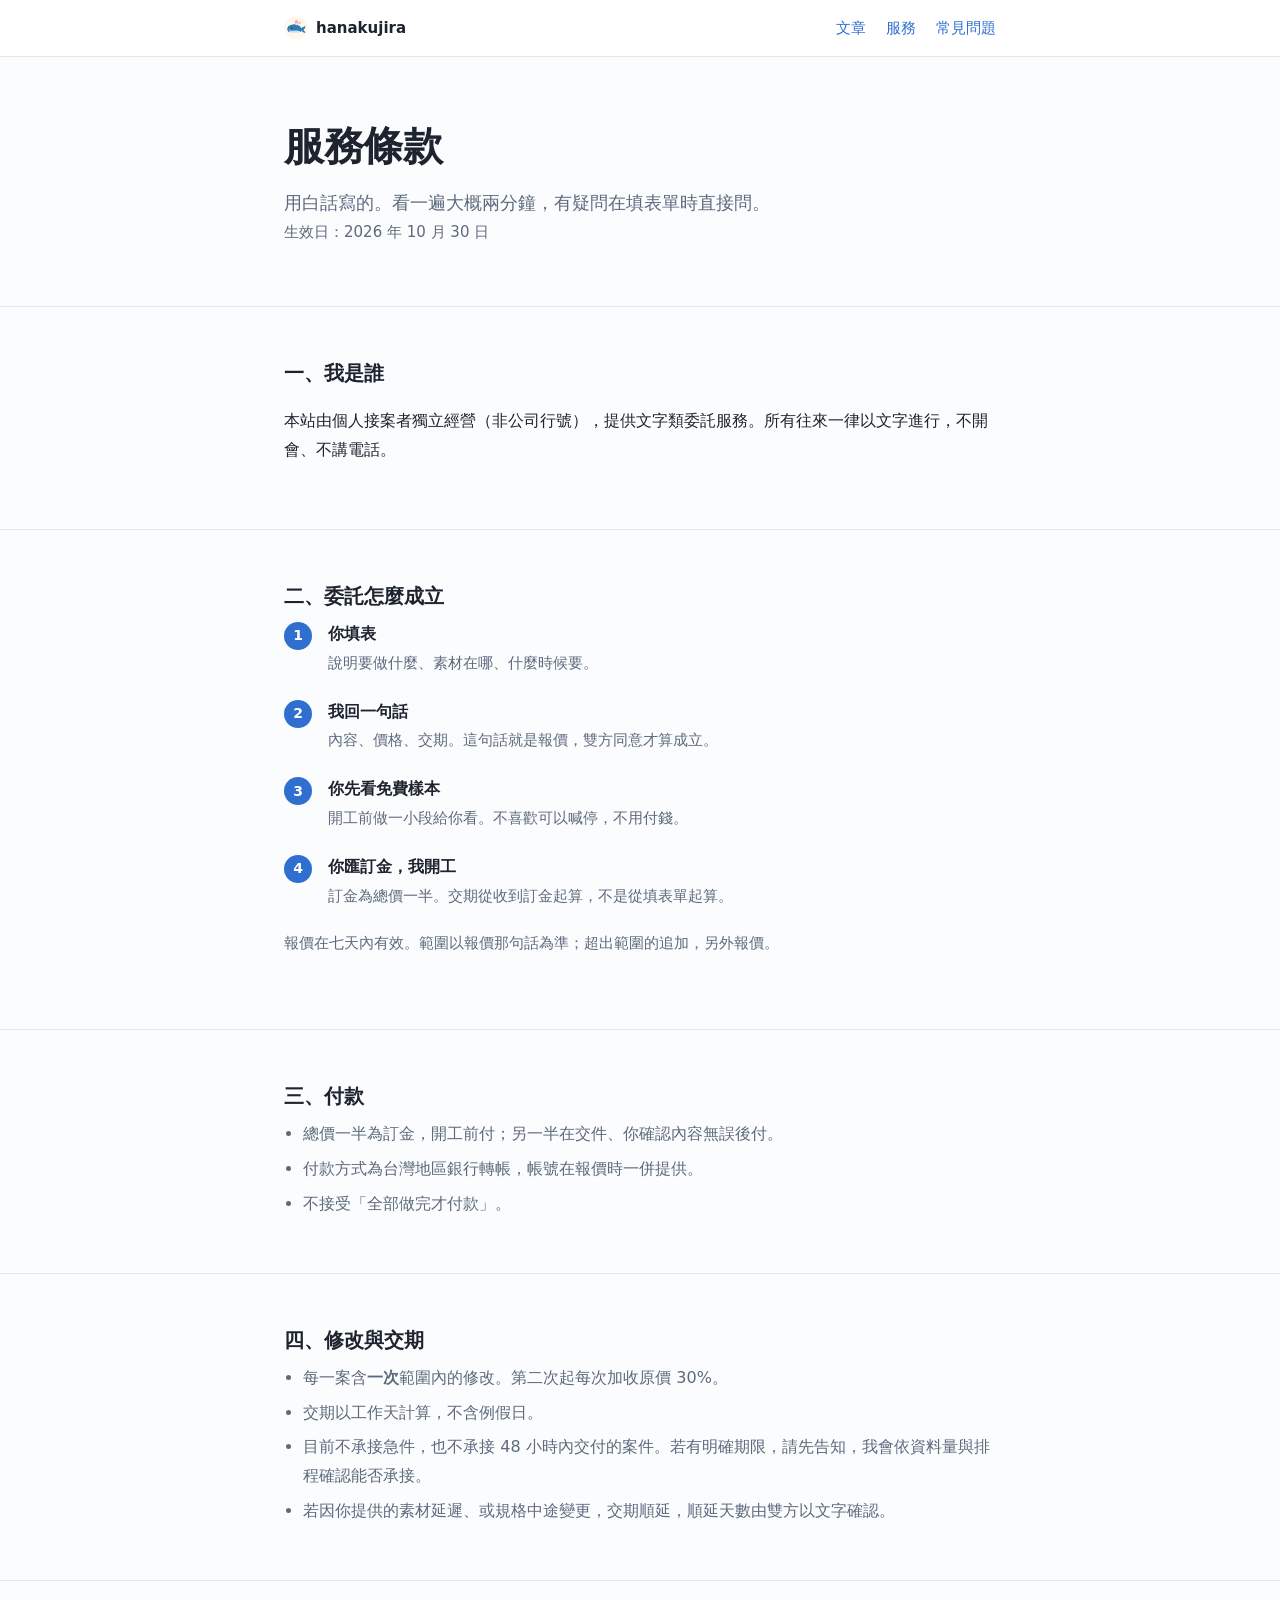
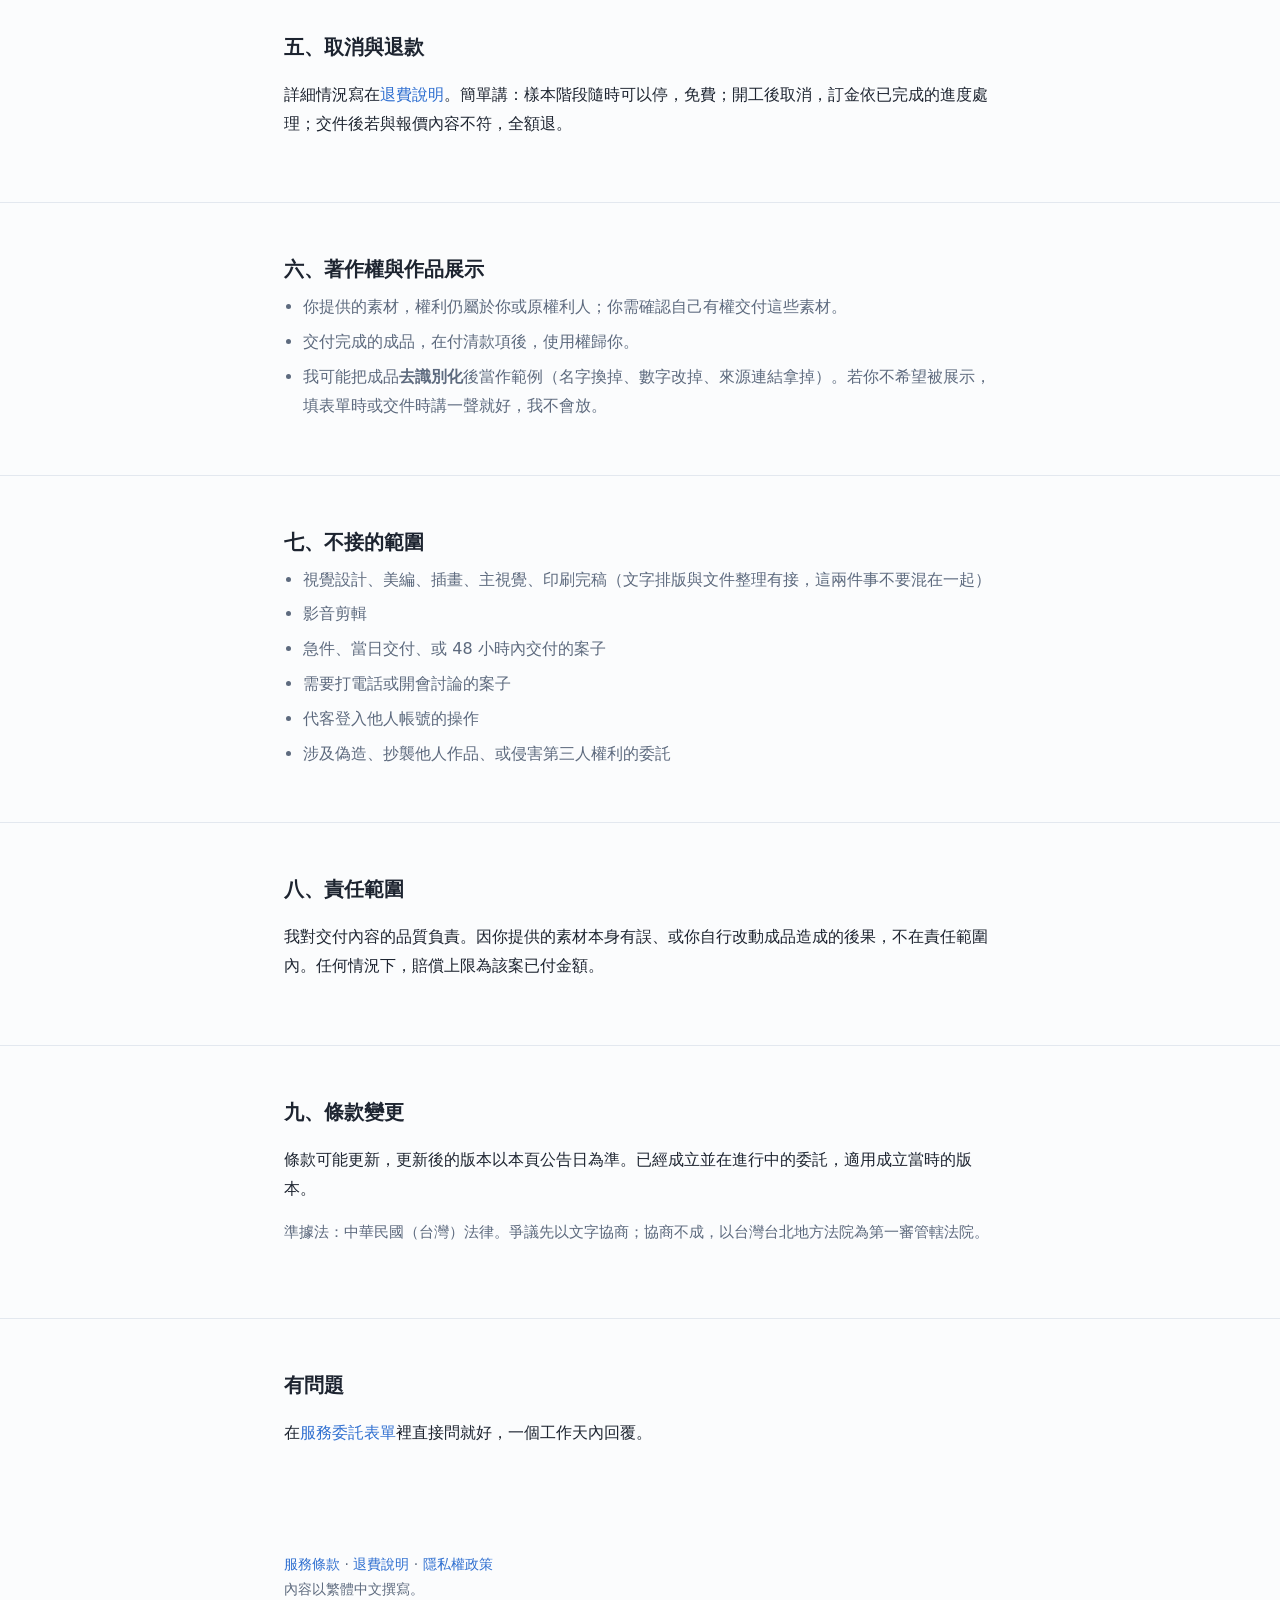
<file: terms/index.html>
<!doctype html>
<html lang="zh-Hant">
<head>
<meta charset="utf-8">
<meta name="viewport" content="width=device-width, initial-scale=1">
<title>服務條款 ─ 把一團亂變成一份表</title>
<meta name="description" content="委託範圍、報價與付款、修改次數、交期、取消與退款、著作權 —— 用白話寫清楚的合作規則。">
<meta property="og:type" content="website">
<meta property="og:site_name" content="把一團亂變成一份表">
<meta property="og:title" content="服務條款 ─ 把一團亂變成一份表">
<meta property="og:description" content="委託範圍、報價與付款、修改次數、交期、取消與退款、著作權 —— 用白話寫清楚的合作規則。">
<meta name="twitter:card" content="summary">
<link rel="stylesheet" href="../assets/style.css">
<link rel="icon" href="../assets/logo.png">
</head>
<body>
<nav><div class="wrap">
  <a class="brand" href="../index.html"><img class="brandlogo" src="../assets/logo.png" alt="" />hanakujira</a>
  <a href="../index.html">文章</a>
  <a href="../service/index.html">服務</a>
  <a href="../faq/index.html">常見問題</a>
</div></nav>
<header class="top"><div class="wrap">
  <h1>服務條款</h1>
  <p class="lede">用白話寫的。看一遍大概兩分鐘，有疑問在填表單時直接問。</p>
  <p class="sub">生效日：2026 年 10 月 30 日</p>
</div></header>

<section><div class="wrap">
  <h2>一、我是誰</h2>
  <p>本站由個人接案者獨立經營（非公司行號），提供文字類委託服務。所有往來一律以文字進行，不開會、不講電話。</p>
</div></section>

<section><div class="wrap">
  <h2>二、委託怎麼成立</h2>
  <ol class="steps">
    <li><b>你填表</b><span>說明要做什麼、素材在哪、什麼時候要。</span></li>
    <li><b>我回一句話</b><span>內容、價格、交期。這句話就是報價，雙方同意才算成立。</span></li>
    <li><b>你先看免費樣本</b><span>開工前做一小段給你看。不喜歡可以喊停，不用付錢。</span></li>
    <li><b>你匯訂金，我開工</b><span>訂金為總價一半。交期從收到訂金起算，不是從填表單起算。</span></li>
  </ol>
  <p class="sub">報價在七天內有效。範圍以報價那句話為準；超出範圍的追加，另外報價。</p>
</div></section>

<section><div class="wrap">
  <h2>三、付款</h2>
  <ul class="plain">
    <li>總價一半為訂金，開工前付；另一半在交件、你確認內容無誤後付。</li>
    <li>付款方式為台灣地區銀行轉帳，帳號在報價時一併提供。</li>
    <li>不接受「全部做完才付款」。</li>
  </ul>
</div></section>

<section><div class="wrap">
  <h2>四、修改與交期</h2>
  <ul class="plain">
    <li>每一案含<strong>一次</strong>範圍內的修改。第二次起每次加收原價 30%。</li>
    <li>交期以工作天計算，不含例假日。</li>
    <li>目前不承接急件，也不承接 48 小時內交付的案件。若有明確期限，請先告知，我會依資料量與排程確認能否承接。</li>
    <li>若因你提供的素材延遲、或規格中途變更，交期順延，順延天數由雙方以文字確認。</li>
  </ul>
</div></section>

<section><div class="wrap">
  <h2>五、取消與退款</h2>
  <p>詳細情況寫在<a href="../refund/index.html">退費說明</a>。簡單講：樣本階段隨時可以停，免費；開工後取消，訂金依已完成的進度處理；交件後若與報價內容不符，全額退。</p>
</div></section>

<section><div class="wrap">
  <h2>六、著作權與作品展示</h2>
  <ul class="plain">
    <li>你提供的素材，權利仍屬於你或原權利人；你需確認自己有權交付這些素材。</li>
    <li>交付完成的成品，在付清款項後，使用權歸你。</li>
    <li>我可能把成品<strong>去識別化</strong>後當作範例（名字換掉、數字改掉、來源連結拿掉）。若你不希望被展示，填表單時或交件時講一聲就好，我不會放。</li>
  </ul>
</div></section>

<section><div class="wrap">
  <h2>七、不接的範圍</h2>
  <ul class="plain">
    <li>視覺設計、美編、插畫、主視覺、印刷完稿（文字排版與文件整理有接，這兩件事不要混在一起）</li>
    <li>影音剪輯</li>
    <li>急件、當日交付、或 48 小時內交付的案子</li>
    <li>需要打電話或開會討論的案子</li>
    <li>代客登入他人帳號的操作</li>
    <li>涉及偽造、抄襲他人作品、或侵害第三人權利的委託</li>
  </ul>
</div></section>

<section><div class="wrap">
  <h2>八、責任範圍</h2>
  <p>我對交付內容的品質負責。因你提供的素材本身有誤、或你自行改動成品造成的後果，不在責任範圍內。任何情況下，賠償上限為該案已付金額。</p>
</div></section>

<section><div class="wrap">
  <h2>九、條款變更</h2>
  <p>條款可能更新，更新後的版本以本頁公告日為準。已經成立並在進行中的委託，適用成立當時的版本。</p>
  <p class="sub">準據法：中華民國（台灣）法律。爭議先以文字協商；協商不成，以台灣台北地方法院為第一審管轄法院。</p>
</div></section>

<section style="border-bottom:none"><div class="wrap">
  <h2>有問題</h2>
  <p>在<a href="../service/index.html">服務委託表單</a>裡直接問就好，一個工作天內回覆。</p>
</div></section>
<footer><div class="wrap">
  <a href="../terms/index.html">服務條款</a> · <a href="../refund/index.html">退費說明</a> · <a href="../privacy/index.html">隱私權政策</a><br>
  內容以繁體中文撰寫。
</div></footer>
</body>
</html>
</file>
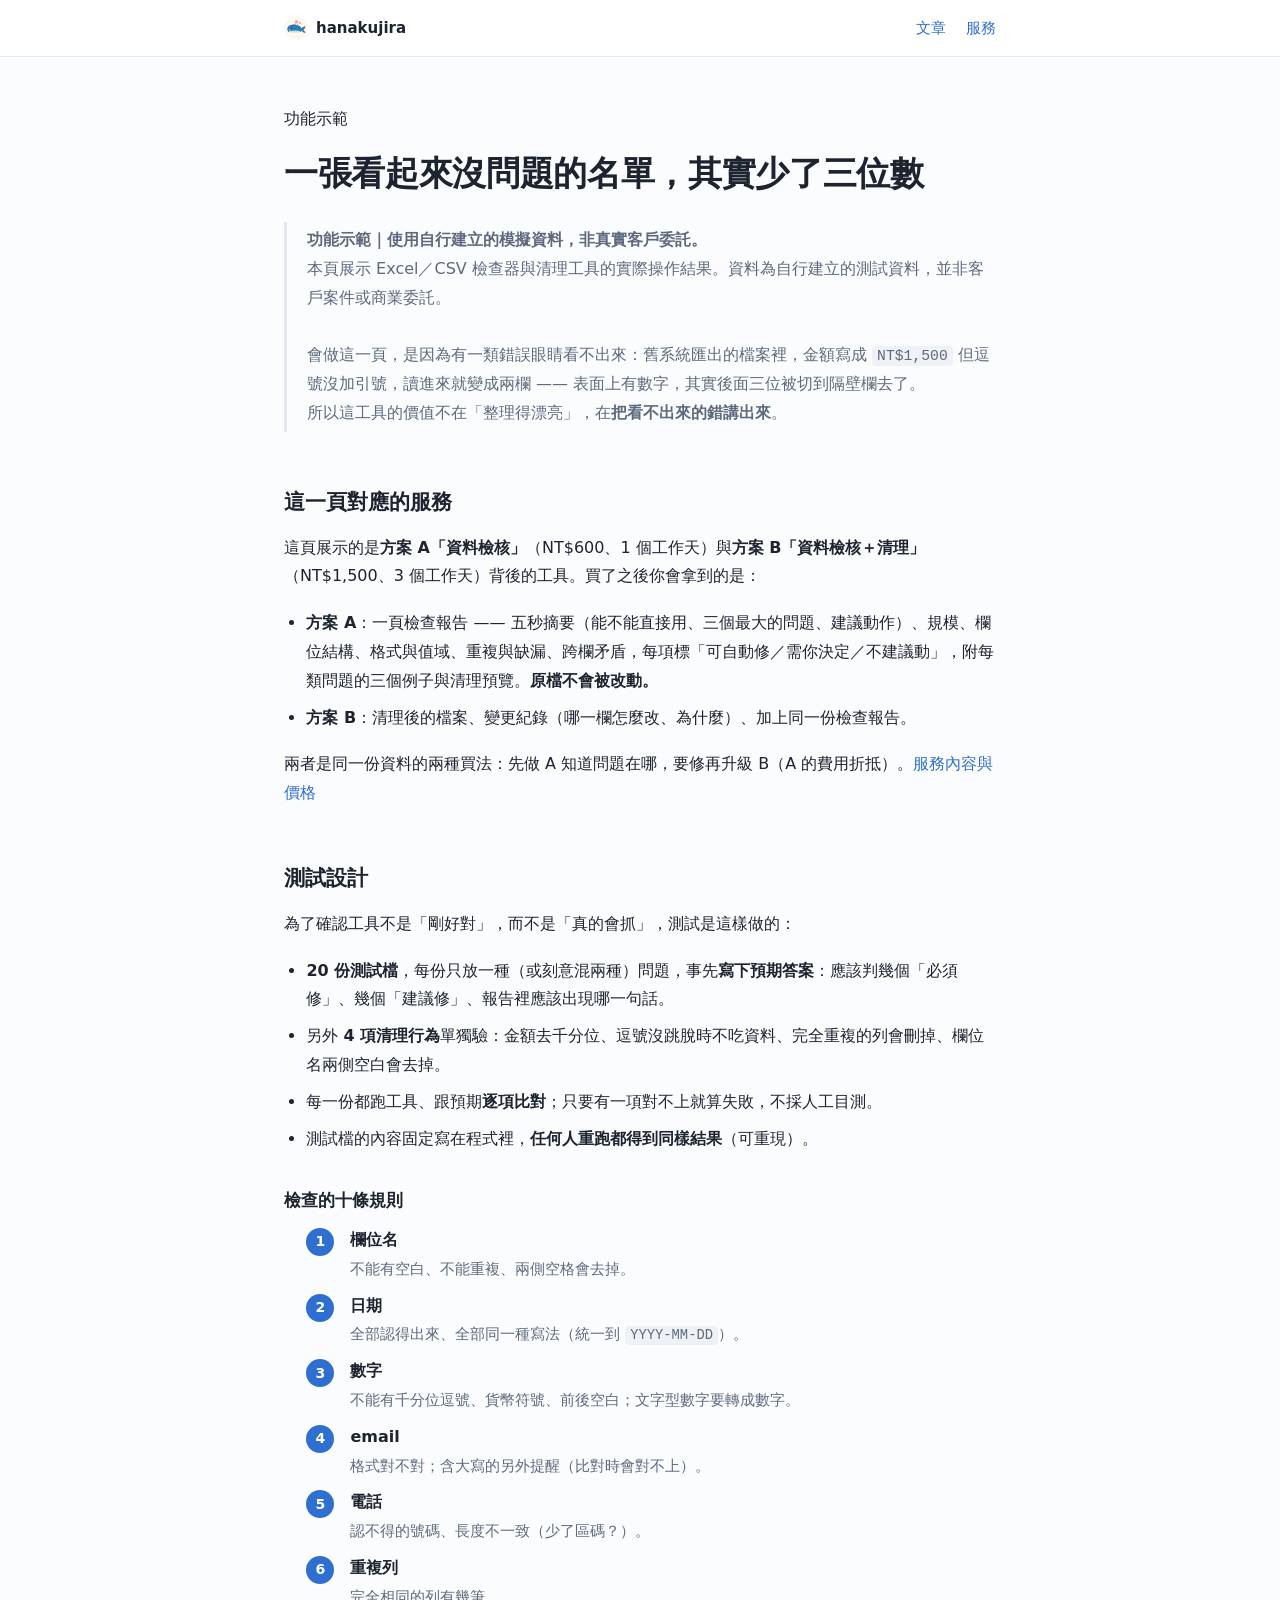
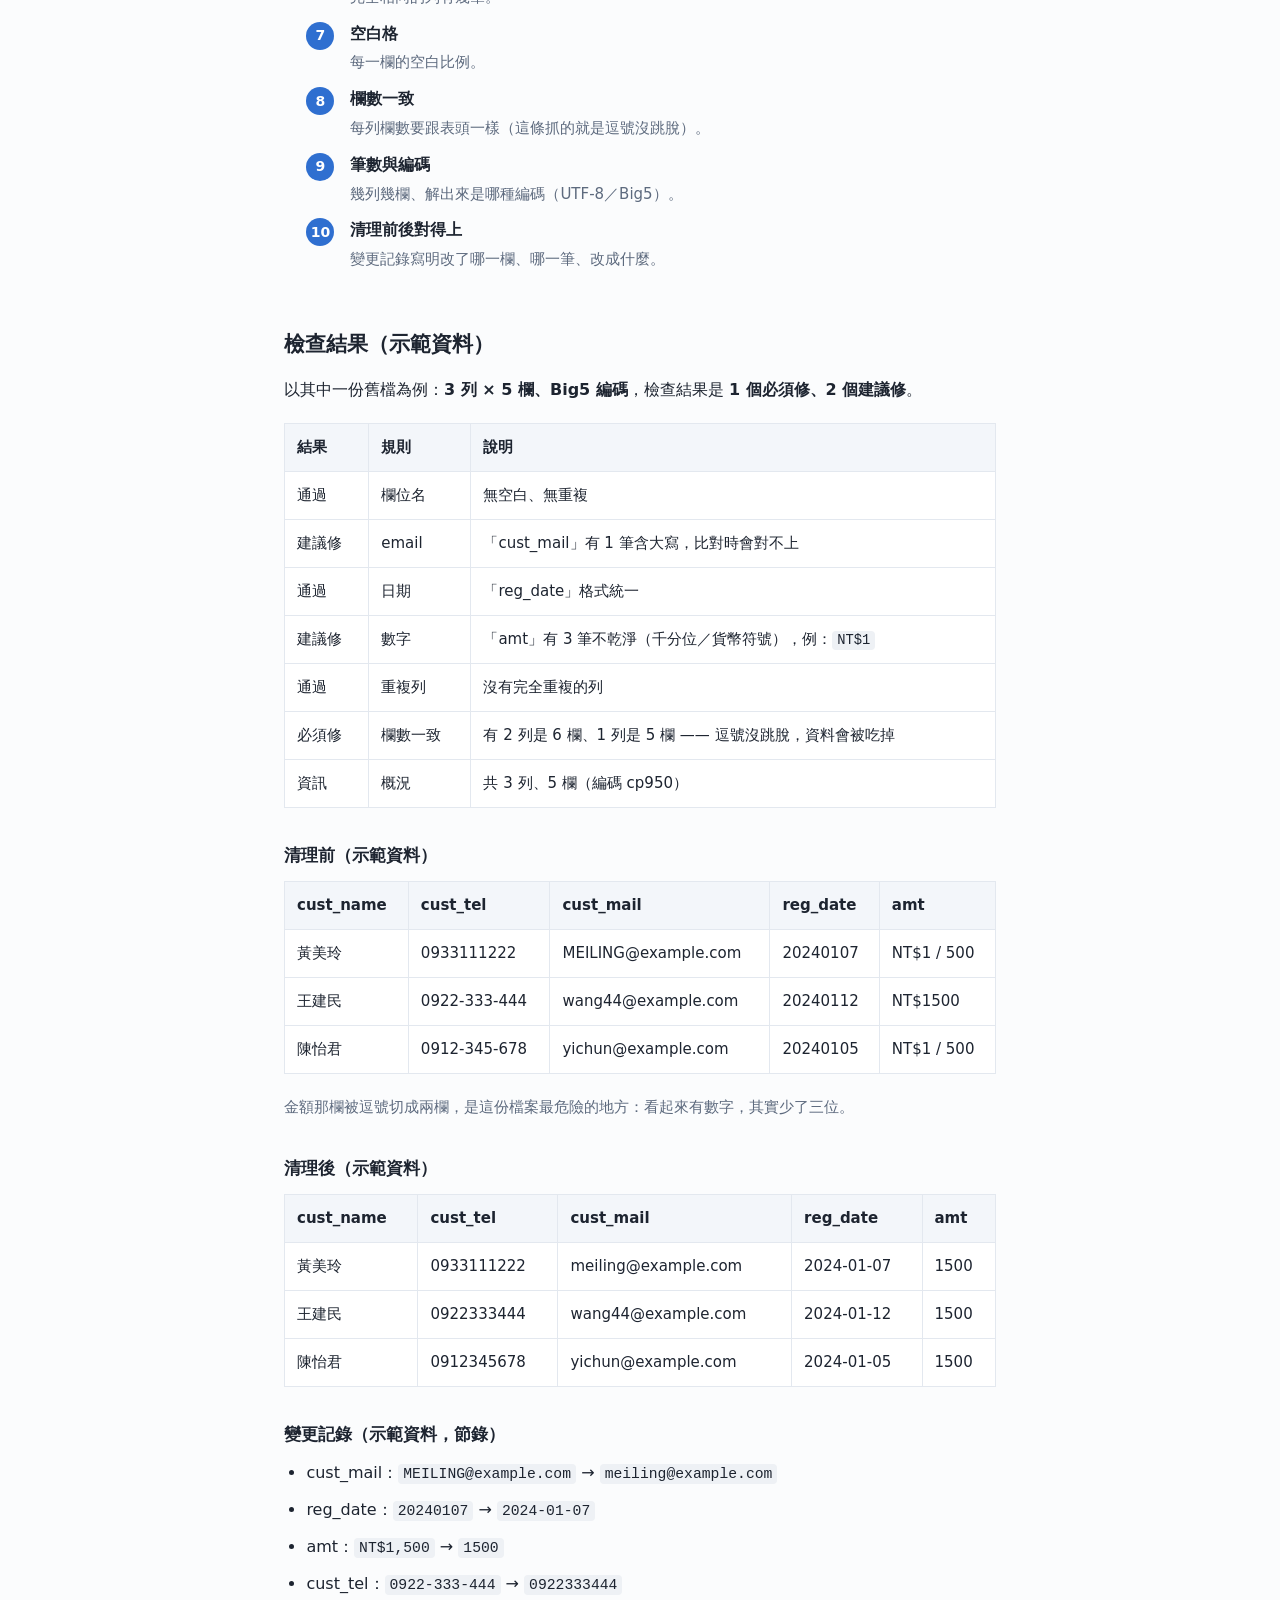
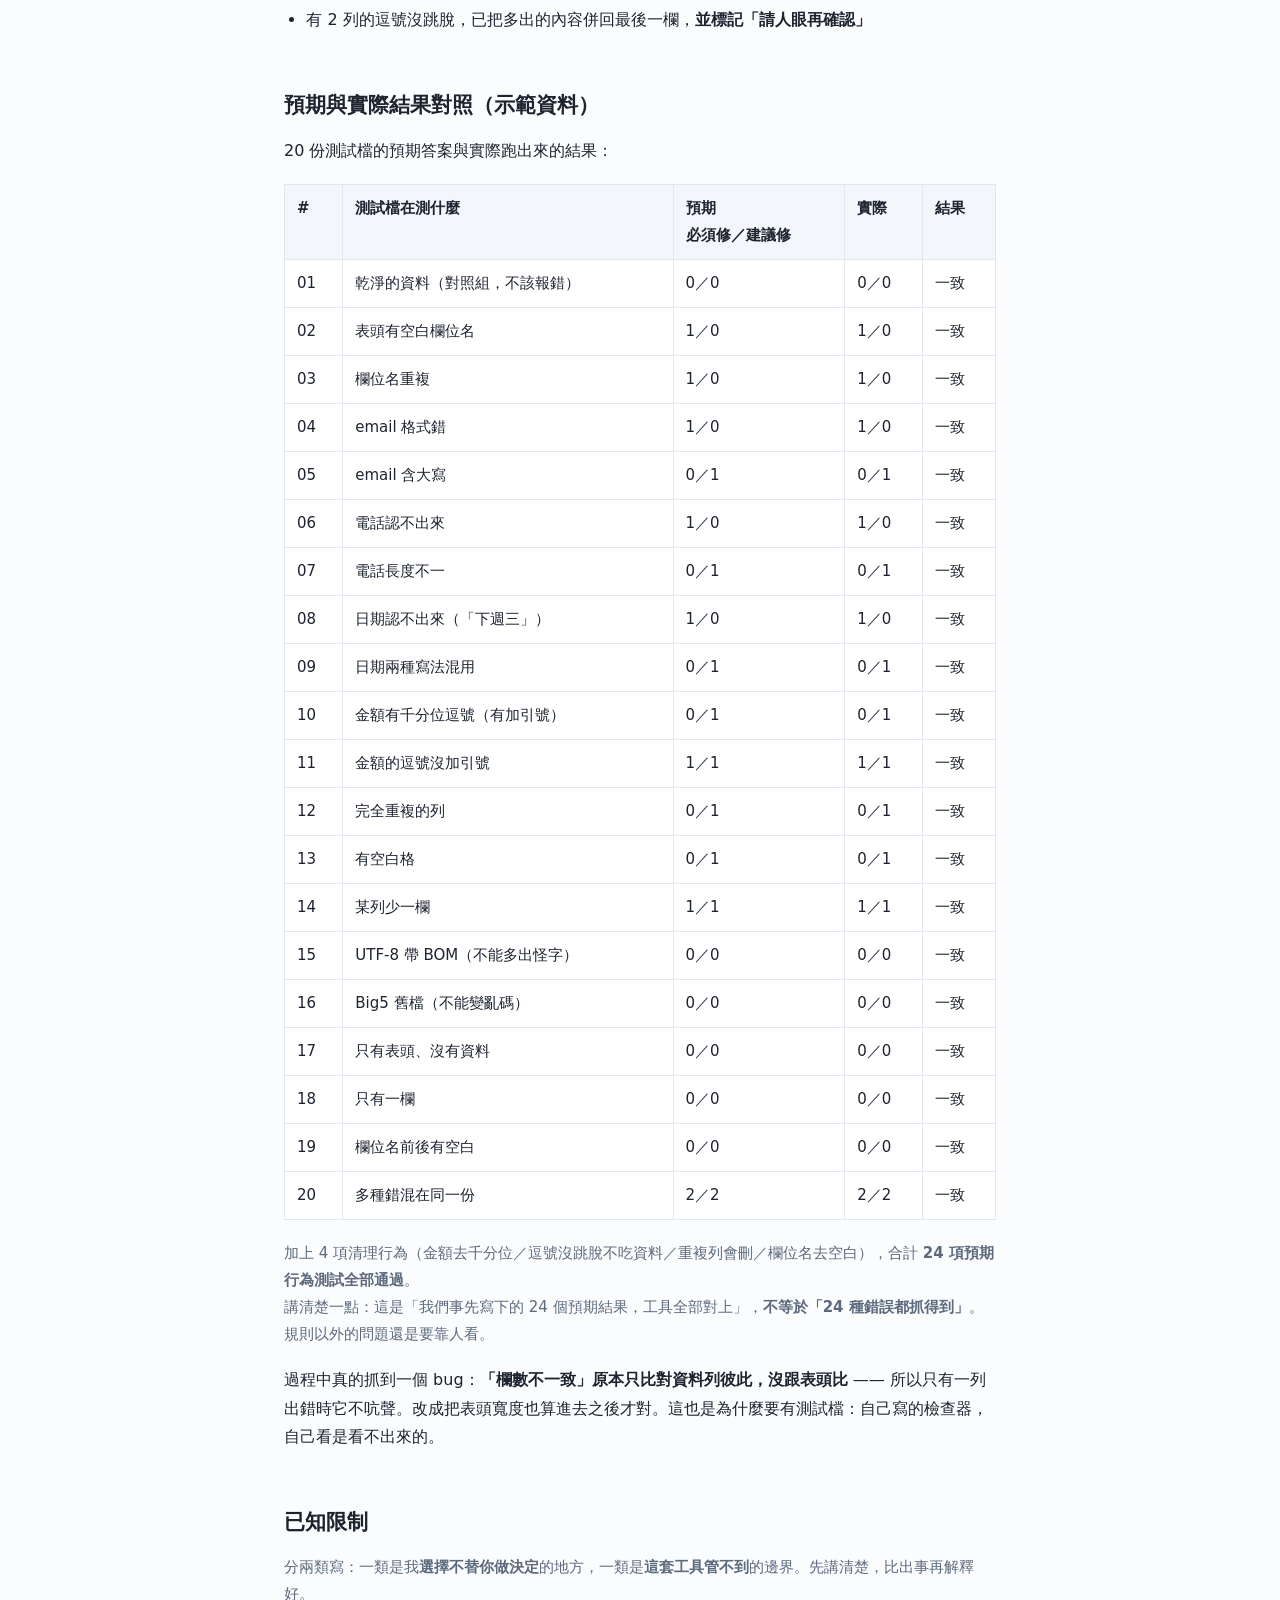
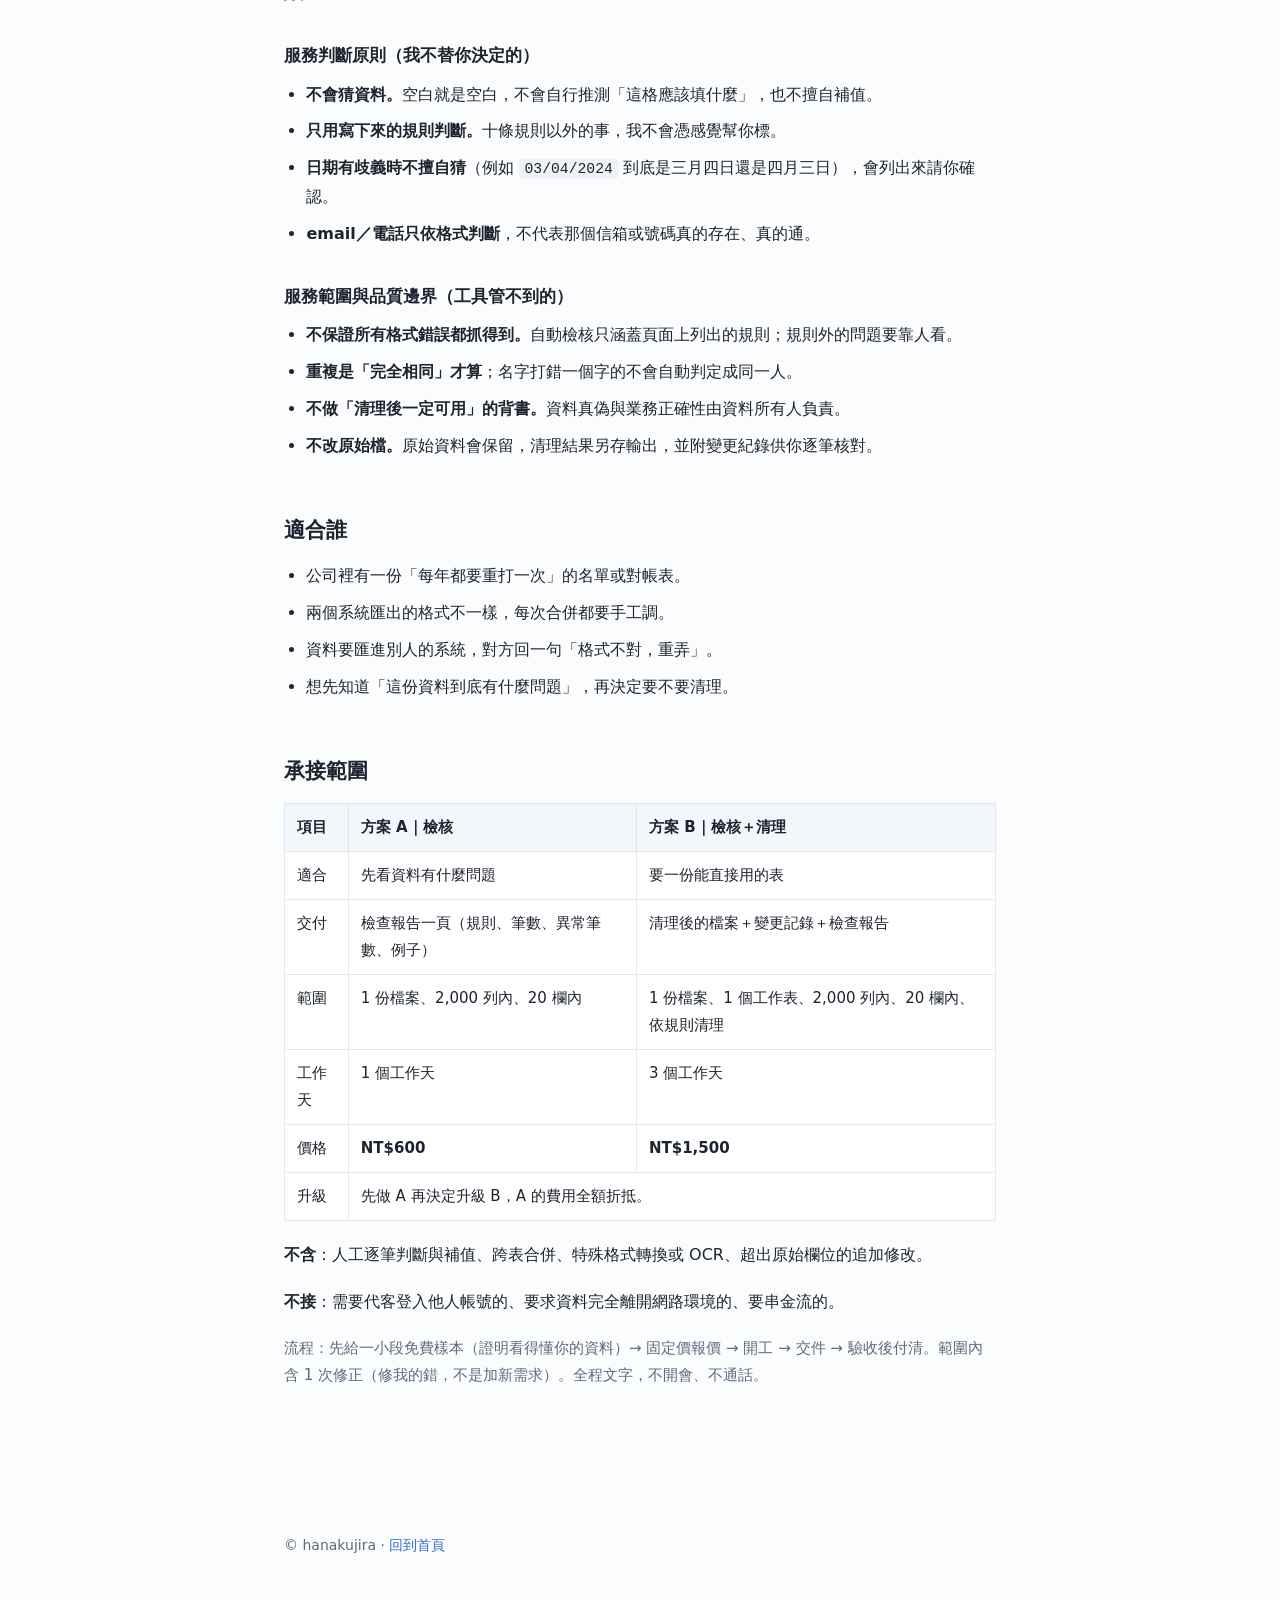
<file: cases/data-cleanup/index.html>
<!doctype html>
<html lang="zh-Hant">
<head>
<meta charset="utf-8">
<meta name="viewport" content="width=device-width, initial-scale=1">
<title>一張看起來沒問題的名單，其實少了三位數 ─ 資料檢核工具功能示範</title>
<meta name="description" content="Excel／CSV 檢核與清理工具的功能示範：20 份自行建立的測試檔、10 條檢查規則、預期與實際結果對照、已知限制。非真實客戶委託。">
<meta property="og:type" content="article">
<meta property="og:site_name" content="把一團亂變成一份表">
<meta property="og:title" content="一張看起來沒問題的名單，其實少了三位數">
<meta property="og:description" content="Excel／CSV 檢核與清理工具的功能示範：測試設計、預期與實際結果對照、已知限制。非真實客戶委託。">
<meta name="twitter:card" content="summary">
<link rel="stylesheet" href="../../assets/style.css">
<link rel="icon" href="../../assets/logo.png">
</head>
<body>
<nav><div class="wrap">
  <a class="brand" href="../../index.html"><img class="brandlogo" src="../../assets/logo.png" alt="" />hanakujira</a>
  <a href="../../index.html">文章</a>
  <a href="../../service/index.html">服務</a>
</div></nav>
<div class="wrap"><article class="post">

<p class="badge">功能示範</p>
<h1>一張看起來沒問題的名單，其實少了三位數</h1>

<blockquote><p><strong>功能示範｜使用自行建立的模擬資料，非真實客戶委託。</strong><br>
本頁展示 Excel／CSV 檢查器與清理工具的實際操作結果。資料為自行建立的測試資料，並非客戶案件或商業委託。<br><br>
會做這一頁，是因為有一類錯誤眼睛看不出來：舊系統匯出的檔案裡，金額寫成 <code>NT$1,500</code> 但逗號沒加引號，讀進來就變成兩欄 —— 表面上有數字，其實後面三位被切到隔壁欄去了。<br>
所以這工具的價值不在「整理得漂亮」，在<strong>把看不出來的錯講出來</strong>。</p></blockquote>

<h2>這一頁對應的服務</h2>
<p>這頁展示的是<strong>方案 A「資料檢核」</strong>（NT$600、1 個工作天）與<strong>方案 B「資料檢核＋清理」</strong>（NT$1,500、3 個工作天）背後的工具。買了之後你會拿到的是：</p>
<ul>
  <li><strong>方案 A</strong>：一頁檢查報告 —— 五秒摘要（能不能直接用、三個最大的問題、建議動作）、規模、欄位結構、格式與值域、重複與缺漏、跨欄矛盾，每項標「可自動修／需你決定／不建議動」，附每類問題的三個例子與清理預覽。<strong>原檔不會被改動。</strong></li>
  <li><strong>方案 B</strong>：清理後的檔案、變更紀錄（哪一欄怎麼改、為什麼）、加上同一份檢查報告。</li>
</ul>
<p>兩者是同一份資料的兩種買法：先做 A 知道問題在哪，要修再升級 B（A 的費用折抵）。<a href="../../service/index.html">服務內容與價格</a></p>

<h2>測試設計</h2>
<p>為了確認工具不是「剛好對」，而不是「真的會抓」，測試是這樣做的：</p>
<ul>
  <li><strong>20 份測試檔</strong>，每份只放一種（或刻意混兩種）問題，事先<strong>寫下預期答案</strong>：應該判幾個「必須修」、幾個「建議修」、報告裡應該出現哪一句話。</li>
  <li>另外 <strong>4 項清理行為</strong>單獨驗：金額去千分位、逗號沒跳脫時不吃資料、完全重複的列會刪掉、欄位名兩側空白會去掉。</li>
  <li>每一份都跑工具、跟預期<strong>逐項比對</strong>；只要有一項對不上就算失敗，不採人工目測。</li>
  <li>測試檔的內容固定寫在程式裡，<strong>任何人重跑都得到同樣結果</strong>（可重現）。</li>
</ul>

<h3>檢查的十條規則</h3>
<ol class="steps">
  <li><b>欄位名</b><span>不能有空白、不能重複、兩側空格會去掉。</span></li>
  <li><b>日期</b><span>全部認得出來、全部同一種寫法（統一到 <code>YYYY-MM-DD</code>）。</span></li>
  <li><b>數字</b><span>不能有千分位逗號、貨幣符號、前後空白；文字型數字要轉成數字。</span></li>
  <li><b>email</b><span>格式對不對；含大寫的另外提醒（比對時會對不上）。</span></li>
  <li><b>電話</b><span>認不得的號碼、長度不一致（少了區碼？）。</span></li>
  <li><b>重複列</b><span>完全相同的列有幾筆。</span></li>
  <li><b>空白格</b><span>每一欄的空白比例。</span></li>
  <li><b>欄數一致</b><span>每列欄數要跟表頭一樣（這條抓的就是逗號沒跳脫）。</span></li>
  <li><b>筆數與編碼</b><span>幾列幾欄、解出來是哪種編碼（UTF-8／Big5）。</span></li>
  <li><b>清理前後對得上</b><span>變更記錄寫明改了哪一欄、哪一筆、改成什麼。</span></li>
</ol>

<h2>檢查結果（示範資料）</h2>
<p>以其中一份舊檔為例：<strong>3 列 × 5 欄、Big5 編碼</strong>，檢查結果是 <strong>1 個必須修、2 個建議修</strong>。</p>
<table>
<tr><th>結果</th><th>規則</th><th>說明</th></tr>
<tr><td class="ok">通過</td><td>欄位名</td><td>無空白、無重複</td></tr>
<tr><td class="warn">建議修</td><td>email</td><td>「cust_mail」有 1 筆含大寫，比對時會對不上</td></tr>
<tr><td class="ok">通過</td><td>日期</td><td>「reg_date」格式統一</td></tr>
<tr><td class="warn">建議修</td><td>數字</td><td>「amt」有 3 筆不乾淨（千分位／貨幣符號），例：<code>NT$1</code></td></tr>
<tr><td class="ok">通過</td><td>重複列</td><td>沒有完全重複的列</td></tr>
<tr><td class="bad">必須修</td><td>欄數一致</td><td>有 2 列是 6 欄、1 列是 5 欄 —— 逗號沒跳脫，資料會被吃掉</td></tr>
<tr><td class="info">資訊</td><td>概況</td><td>共 3 列、5 欄（編碼 cp950）</td></tr>
</table>

<h3>清理前（示範資料）</h3>
<table>
<tr><th>cust_name</th><th>cust_tel</th><th>cust_mail</th><th>reg_date</th><th>amt</th></tr>
<tr><td>黃美玲</td><td>0933111222</td><td>MEILING@example.com</td><td>20240107</td><td>NT$1 / 500</td></tr>
<tr><td>王建民</td><td>0922-333-444</td><td>wang44@example.com</td><td>20240112</td><td>NT$1500</td></tr>
<tr><td>陳怡君</td><td>0912-345-678</td><td>yichun@example.com</td><td>20240105</td><td>NT$1 / 500</td></tr>
</table>
<p class="sub">金額那欄被逗號切成兩欄，是這份檔案最危險的地方：看起來有數字，其實少了三位。</p>

<h3>清理後（示範資料）</h3>
<table>
<tr><th>cust_name</th><th>cust_tel</th><th>cust_mail</th><th>reg_date</th><th>amt</th></tr>
<tr><td>黃美玲</td><td>0933111222</td><td>meiling@example.com</td><td>2024-01-07</td><td>1500</td></tr>
<tr><td>王建民</td><td>0922333444</td><td>wang44@example.com</td><td>2024-01-12</td><td>1500</td></tr>
<tr><td>陳怡君</td><td>0912345678</td><td>yichun@example.com</td><td>2024-01-05</td><td>1500</td></tr>
</table>

<h3>變更記錄（示範資料，節錄）</h3>
<ul>
  <li>cust_mail：<code>MEILING@example.com</code> → <code>meiling@example.com</code></li>
  <li>reg_date：<code>20240107</code> → <code>2024-01-07</code></li>
  <li>amt：<code>NT$1,500</code> → <code>1500</code></li>
  <li>cust_tel：<code>0922-333-444</code> → <code>0922333444</code></li>
  <li>有 2 列的逗號沒跳脫，已把多出的內容併回最後一欄，<strong>並標記「請人眼再確認」</strong></li>
</ul>

<h2>預期與實際結果對照（示範資料）</h2>
<p>20 份測試檔的預期答案與實際跑出來的結果：</p>
<table>
<tr><th>#</th><th>測試檔在測什麼</th><th>預期<br>必須修／建議修</th><th>實際</th><th>結果</th></tr>
<tr><td>01</td><td>乾淨的資料（對照組，不該報錯）</td><td>0／0</td><td>0／0</td><td class="ok">一致</td></tr>
<tr><td>02</td><td>表頭有空白欄位名</td><td>1／0</td><td>1／0</td><td class="ok">一致</td></tr>
<tr><td>03</td><td>欄位名重複</td><td>1／0</td><td>1／0</td><td class="ok">一致</td></tr>
<tr><td>04</td><td>email 格式錯</td><td>1／0</td><td>1／0</td><td class="ok">一致</td></tr>
<tr><td>05</td><td>email 含大寫</td><td>0／1</td><td>0／1</td><td class="ok">一致</td></tr>
<tr><td>06</td><td>電話認不出來</td><td>1／0</td><td>1／0</td><td class="ok">一致</td></tr>
<tr><td>07</td><td>電話長度不一</td><td>0／1</td><td>0／1</td><td class="ok">一致</td></tr>
<tr><td>08</td><td>日期認不出來（「下週三」）</td><td>1／0</td><td>1／0</td><td class="ok">一致</td></tr>
<tr><td>09</td><td>日期兩種寫法混用</td><td>0／1</td><td>0／1</td><td class="ok">一致</td></tr>
<tr><td>10</td><td>金額有千分位逗號（有加引號）</td><td>0／1</td><td>0／1</td><td class="ok">一致</td></tr>
<tr><td>11</td><td>金額的逗號沒加引號</td><td>1／1</td><td>1／1</td><td class="ok">一致</td></tr>
<tr><td>12</td><td>完全重複的列</td><td>0／1</td><td>0／1</td><td class="ok">一致</td></tr>
<tr><td>13</td><td>有空白格</td><td>0／1</td><td>0／1</td><td class="ok">一致</td></tr>
<tr><td>14</td><td>某列少一欄</td><td>1／1</td><td>1／1</td><td class="ok">一致</td></tr>
<tr><td>15</td><td>UTF-8 帶 BOM（不能多出怪字）</td><td>0／0</td><td>0／0</td><td class="ok">一致</td></tr>
<tr><td>16</td><td>Big5 舊檔（不能變亂碼）</td><td>0／0</td><td>0／0</td><td class="ok">一致</td></tr>
<tr><td>17</td><td>只有表頭、沒有資料</td><td>0／0</td><td>0／0</td><td class="ok">一致</td></tr>
<tr><td>18</td><td>只有一欄</td><td>0／0</td><td>0／0</td><td class="ok">一致</td></tr>
<tr><td>19</td><td>欄位名前後有空白</td><td>0／0</td><td>0／0</td><td class="ok">一致</td></tr>
<tr><td>20</td><td>多種錯混在同一份</td><td>2／2</td><td>2／2</td><td class="ok">一致</td></tr>
</table>
<p class="sub">加上 4 項清理行為（金額去千分位／逗號沒跳脫不吃資料／重複列會刪／欄位名去空白），合計 <strong>24 項預期行為測試全部通過</strong>。<br>
講清楚一點：這是「我們事先寫下的 24 個預期結果，工具全部對上」，<strong>不等於「24 種錯誤都抓得到」</strong>。規則以外的問題還是要靠人看。</p>
<p>過程中真的抓到一個 bug：<strong>「欄數不一致」原本只比對資料列彼此，沒跟表頭比</strong> —— 所以只有一列出錯時它不吭聲。改成把表頭寬度也算進去之後才對。這也是為什麼要有測試檔：自己寫的檢查器，自己看是看不出來的。</p>

<h2>已知限制</h2>
<p class="sub">分兩類寫：一類是我<strong>選擇不替你做決定</strong>的地方，一類是<strong>這套工具管不到</strong>的邊界。先講清楚，比出事再解釋好。</p>
<h3>服務判斷原則（我不替你決定的）</h3>
<ul>
  <li><strong>不會猜資料。</strong>空白就是空白，不會自行推測「這格應該填什麼」，也不擅自補值。</li>
  <li><strong>只用寫下來的規則判斷。</strong>十條規則以外的事，我不會憑感覺幫你標。</li>
  <li><strong>日期有歧義時不擅自猜</strong>（例如 <code>03/04/2024</code> 到底是三月四日還是四月三日），會列出來請你確認。</li>
  <li><strong>email／電話只依格式判斷</strong>，不代表那個信箱或號碼真的存在、真的通。</li>
</ul>
<h3>服務範圍與品質邊界（工具管不到的）</h3>
<ul>
  <li><strong>不保證所有格式錯誤都抓得到。</strong>自動檢核只涵蓋頁面上列出的規則；規則外的問題要靠人看。</li>
  <li><strong>重複是「完全相同」才算</strong>；名字打錯一個字的不會自動判定成同一人。</li>
  <li><strong>不做「清理後一定可用」的背書。</strong>資料真偽與業務正確性由資料所有人負責。</li>
  <li><strong>不改原始檔。</strong>原始資料會保留，清理結果另存輸出，並附變更紀錄供你逐筆核對。</li>
</ul>

<h2>適合誰</h2>
<ul>
  <li>公司裡有一份「每年都要重打一次」的名單或對帳表。</li>
  <li>兩個系統匯出的格式不一樣，每次合併都要手工調。</li>
  <li>資料要匯進別人的系統，對方回一句「格式不對，重弄」。</li>
  <li>想先知道「這份資料到底有什麼問題」，再決定要不要清理。</li>
</ul>

<h2>承接範圍</h2>
<table>
<tr><th>項目</th><th>方案 A｜檢核</th><th>方案 B｜檢核＋清理</th></tr>
<tr><td>適合</td><td>先看資料有什麼問題</td><td>要一份能直接用的表</td></tr>
<tr><td>交付</td><td>檢查報告一頁（規則、筆數、異常筆數、例子）</td><td>清理後的檔案＋變更記錄＋檢查報告</td></tr>
<tr><td>範圍</td><td>1 份檔案、2,000 列內、20 欄內</td><td>1 份檔案、1 個工作表、2,000 列內、20 欄內、依規則清理</td></tr>
<tr><td>工作天</td><td>1 個工作天</td><td>3 個工作天</td></tr>
<tr><td>價格</td><td><strong>NT$600</strong></td><td><strong>NT$1,500</strong></td></tr>
<tr><td>升級</td><td colspan="2">先做 A 再決定升級 B，A 的費用全額折抵。</td></tr>
</table>
<p><strong>不含</strong>：人工逐筆判斷與補值、跨表合併、特殊格式轉換或 OCR、超出原始欄位的追加修改。</p>
<p><strong>不接</strong>：需要代客登入他人帳號的、要求資料完全離開網路環境的、要串金流的。</p>

<p class="sub">流程：先給一小段免費樣本（證明看得懂你的資料）→ 固定價報價 → 開工 → 交件 → 驗收後付清。範圍內含 1 次修正（修我的錯，不是加新需求）。全程文字，不開會、不通話。</p>

</article></div>
<footer><div class="wrap"><p>© hanakujira · <a href="../../index.html">回到首頁</a></p></div></footer>
</body></html>
</file>
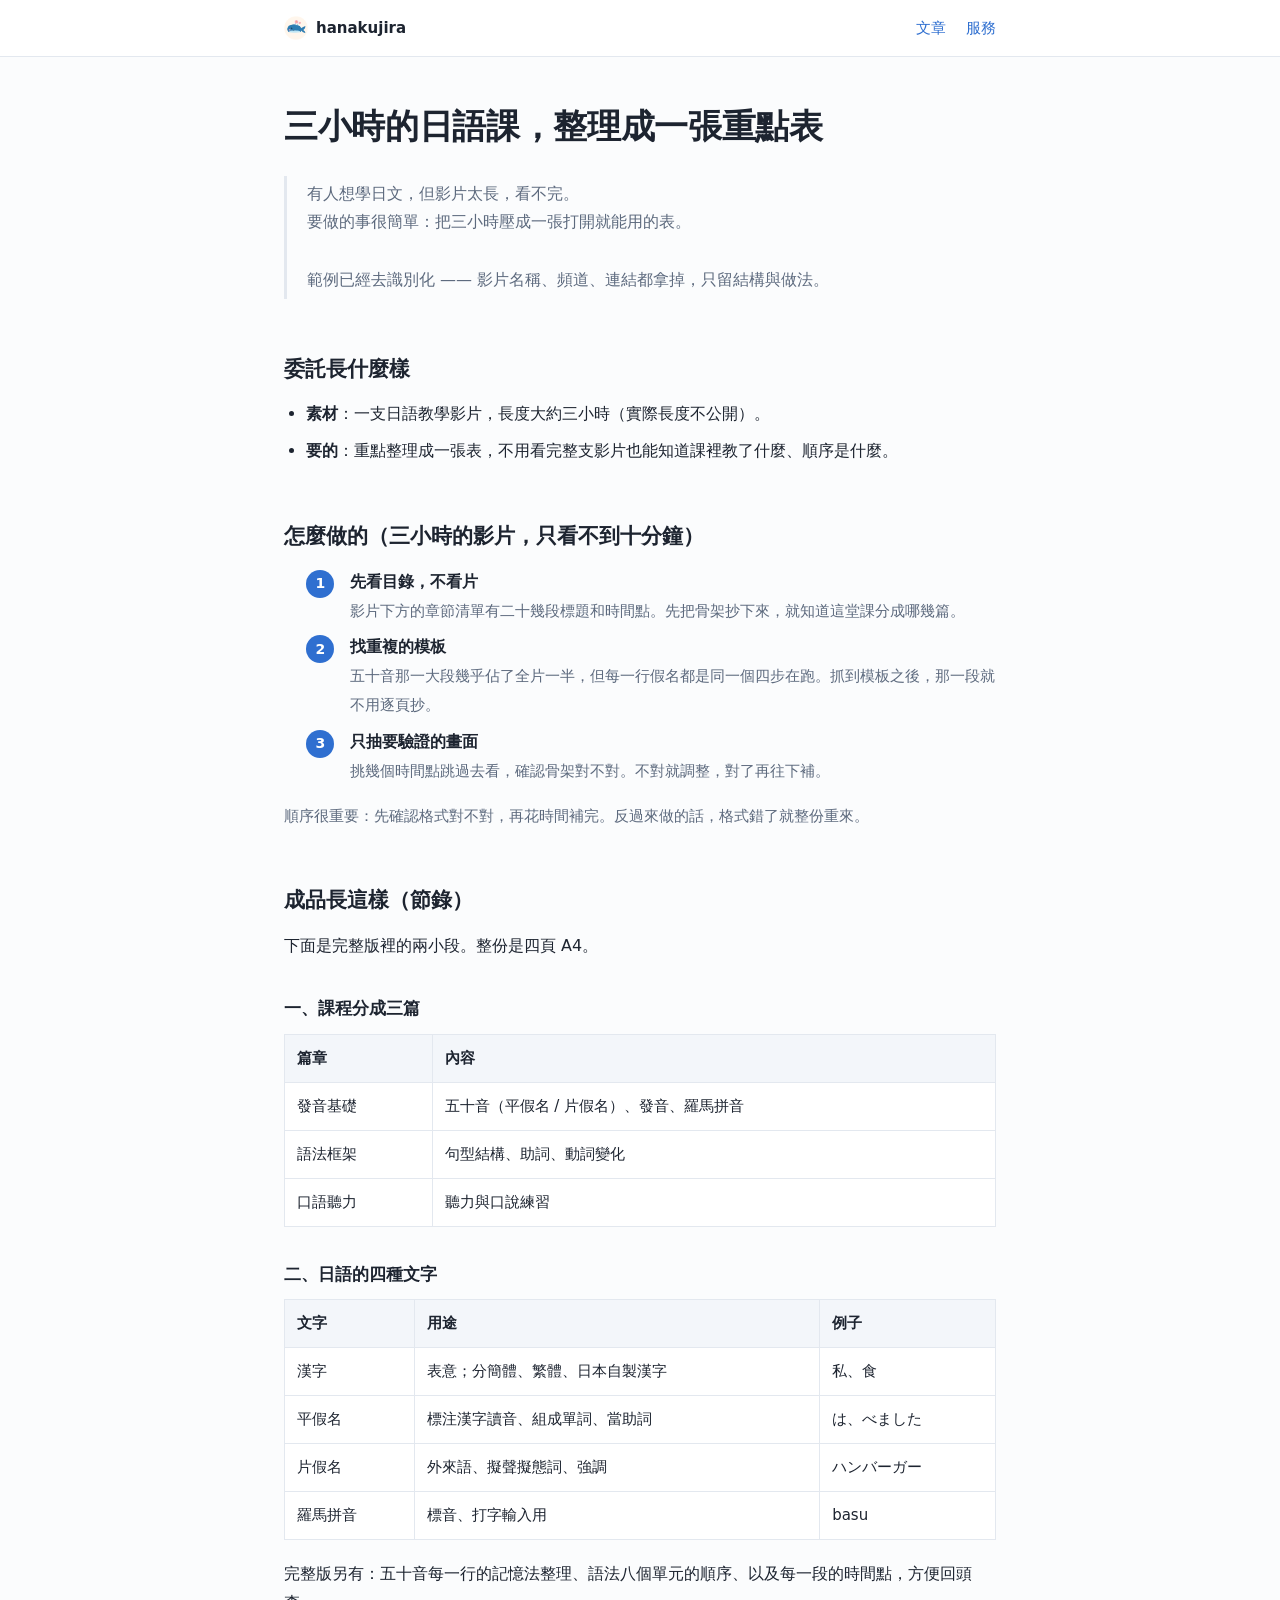
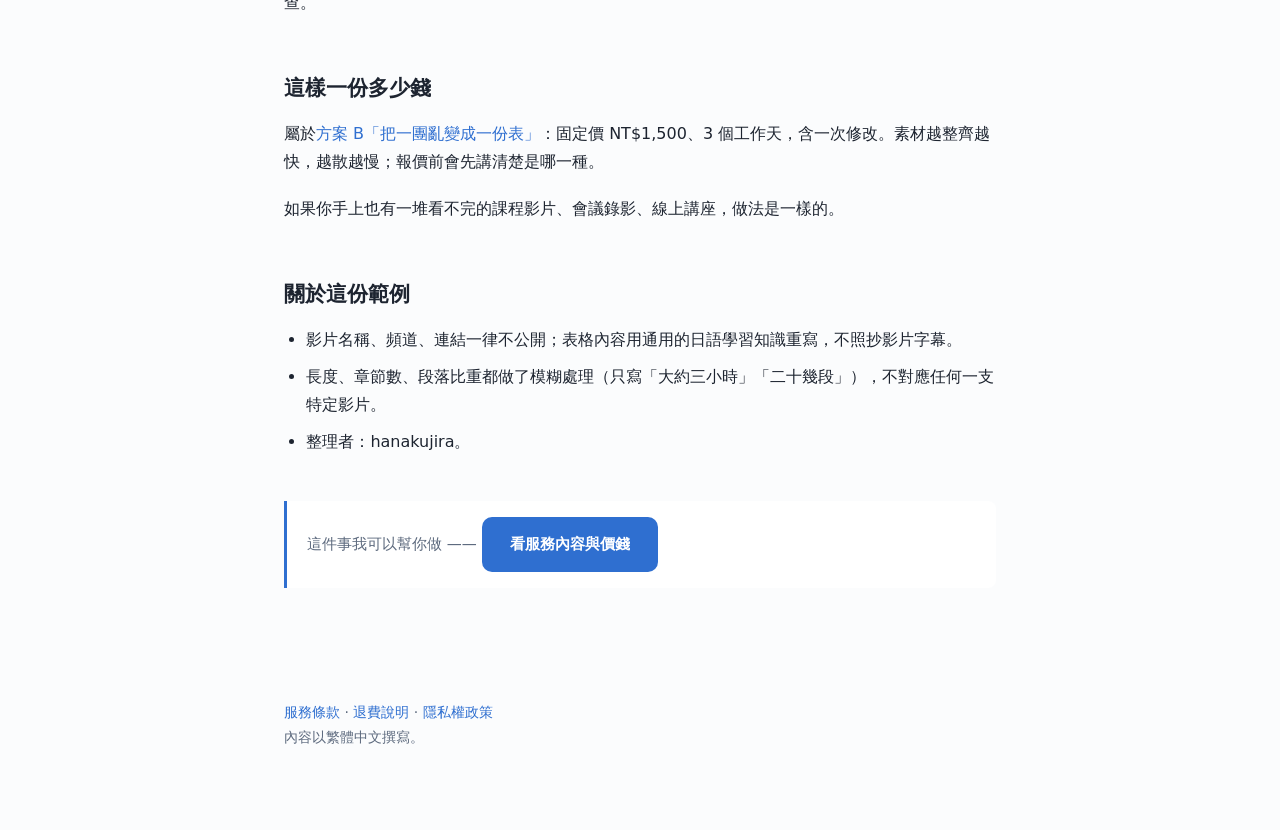
<file: cases/japanese-course/index.html>
<!doctype html>
<html lang="zh-Hant">
<head>
<meta charset="utf-8">
<meta name="viewport" content="width=device-width, initial-scale=1">
<title>三小時的日語課，整理成一張重點表 ─ 把一團亂變成一份表</title>
<meta name="description" content="一支三小時的日語教學影片，怎麼在不看完的情況下抽出目錄、模板和重點 —— 做法說明加成品節錄。">
<meta property="og:type" content="article">
<meta property="og:site_name" content="把一團亂變成一份表">
<meta property="og:title" content="三小時的日語課，整理成一張重點表">
<meta property="og:description" content="一支三小時的日語教學影片，怎麼在不看完的情況下抽出目錄、模板和重點。">
<meta name="twitter:card" content="summary">
<link rel="stylesheet" href="../../assets/style.css">
<link rel="icon" href="../../assets/logo.png">
</head>
<body>
<nav><div class="wrap">
  <a class="brand" href="../../index.html"><img class="brandlogo" src="../../assets/logo.png" alt="" />hanakujira</a>
  <a href="../../index.html">文章</a>
  <a href="../../service/index.html">服務</a>
</div></nav>
<div class="wrap"><article class="post">
<h1>三小時的日語課，整理成一張重點表</h1>
<blockquote><p>有人想學日文，但影片太長，看不完。<br>
要做的事很簡單：把三小時壓成一張打開就能用的表。<br><br>
範例已經去識別化 —— 影片名稱、頻道、連結都拿掉，只留結構與做法。</p></blockquote>

<h2>委託長什麼樣</h2>
<ul>
  <li><strong>素材</strong>：一支日語教學影片，長度大約三小時（實際長度不公開）。</li>
  <li><strong>要的</strong>：重點整理成一張表，不用看完整支影片也能知道課裡教了什麼、順序是什麼。</li>
</ul>

<h2>怎麼做的（三小時的影片，只看不到十分鐘）</h2>
<ol class="steps">
  <li><b>先看目錄，不看片</b><span>影片下方的章節清單有二十幾段標題和時間點。先把骨架抄下來，就知道這堂課分成哪幾篇。</span></li>
  <li><b>找重複的模板</b><span>五十音那一大段幾乎佔了全片一半，但每一行假名都是同一個四步在跑。抓到模板之後，那一段就不用逐頁抄。</span></li>
  <li><b>只抽要驗證的畫面</b><span>挑幾個時間點跳過去看，確認骨架對不對。不對就調整，對了再往下補。</span></li>
</ol>
<p class="sub">順序很重要：先確認格式對不對，再花時間補完。反過來做的話，格式錯了就整份重來。</p>

<h2>成品長這樣（節錄）</h2>
<p>下面是完整版裡的兩小段。整份是四頁 A4。</p>

<h3>一、課程分成三篇</h3>
<table>
<tr><th>篇章</th><th>內容</th></tr>
<tr><td>發音基礎</td><td>五十音（平假名 / 片假名）、發音、羅馬拼音</td></tr>
<tr><td>語法框架</td><td>句型結構、助詞、動詞變化</td></tr>
<tr><td>口語聽力</td><td>聽力與口說練習</td></tr>
</table>

<h3>二、日語的四種文字</h3>
<table>
<tr><th>文字</th><th>用途</th><th>例子</th></tr>
<tr><td>漢字</td><td>表意；分簡體、繁體、日本自製漢字</td><td>私、食</td></tr>
<tr><td>平假名</td><td>標注漢字讀音、組成單詞、當助詞</td><td>は、べました</td></tr>
<tr><td>片假名</td><td>外來語、擬聲擬態詞、強調</td><td>ハンバーガー</td></tr>
<tr><td>羅馬拼音</td><td>標音、打字輸入用</td><td>basu</td></tr>
</table>

<p>完整版另有：五十音每一行的記憶法整理、語法八個單元的順序、以及每一段的時間點，方便回頭查。</p>

<h2>這樣一份多少錢</h2>
<p>屬於<a href="../../service/index.html">方案 B「把一團亂變成一份表」</a>：固定價 NT$1,500、3 個工作天，含一次修改。素材越整齊越快，越散越慢；報價前會先講清楚是哪一種。</p>
<p>如果你手上也有一堆看不完的課程影片、會議錄影、線上講座，做法是一樣的。</p>

<h2>關於這份範例</h2>
<ul>
  <li>影片名稱、頻道、連結一律不公開；表格內容用通用的日語學習知識重寫，不照抄影片字幕。</li>
  <li>長度、章節數、段落比重都做了模糊處理（只寫「大約三小時」「二十幾段」），不對應任何一支特定影片。</li>
  <li>整理者：hanakujira。</li>
</ul>

<div class="note" style="margin-top:44px">這件事我可以幫你做 —— <a class="cta" href="../../service/index.html">看服務內容與價錢</a></div>
</article></div>
<footer><div class="wrap">
  <a href="../../terms/index.html">服務條款</a> · <a href="../../refund/index.html">退費說明</a> · <a href="../../privacy/index.html">隱私權政策</a><br>
  內容以繁體中文撰寫。
</div></footer>
</body>
</html>
</file>
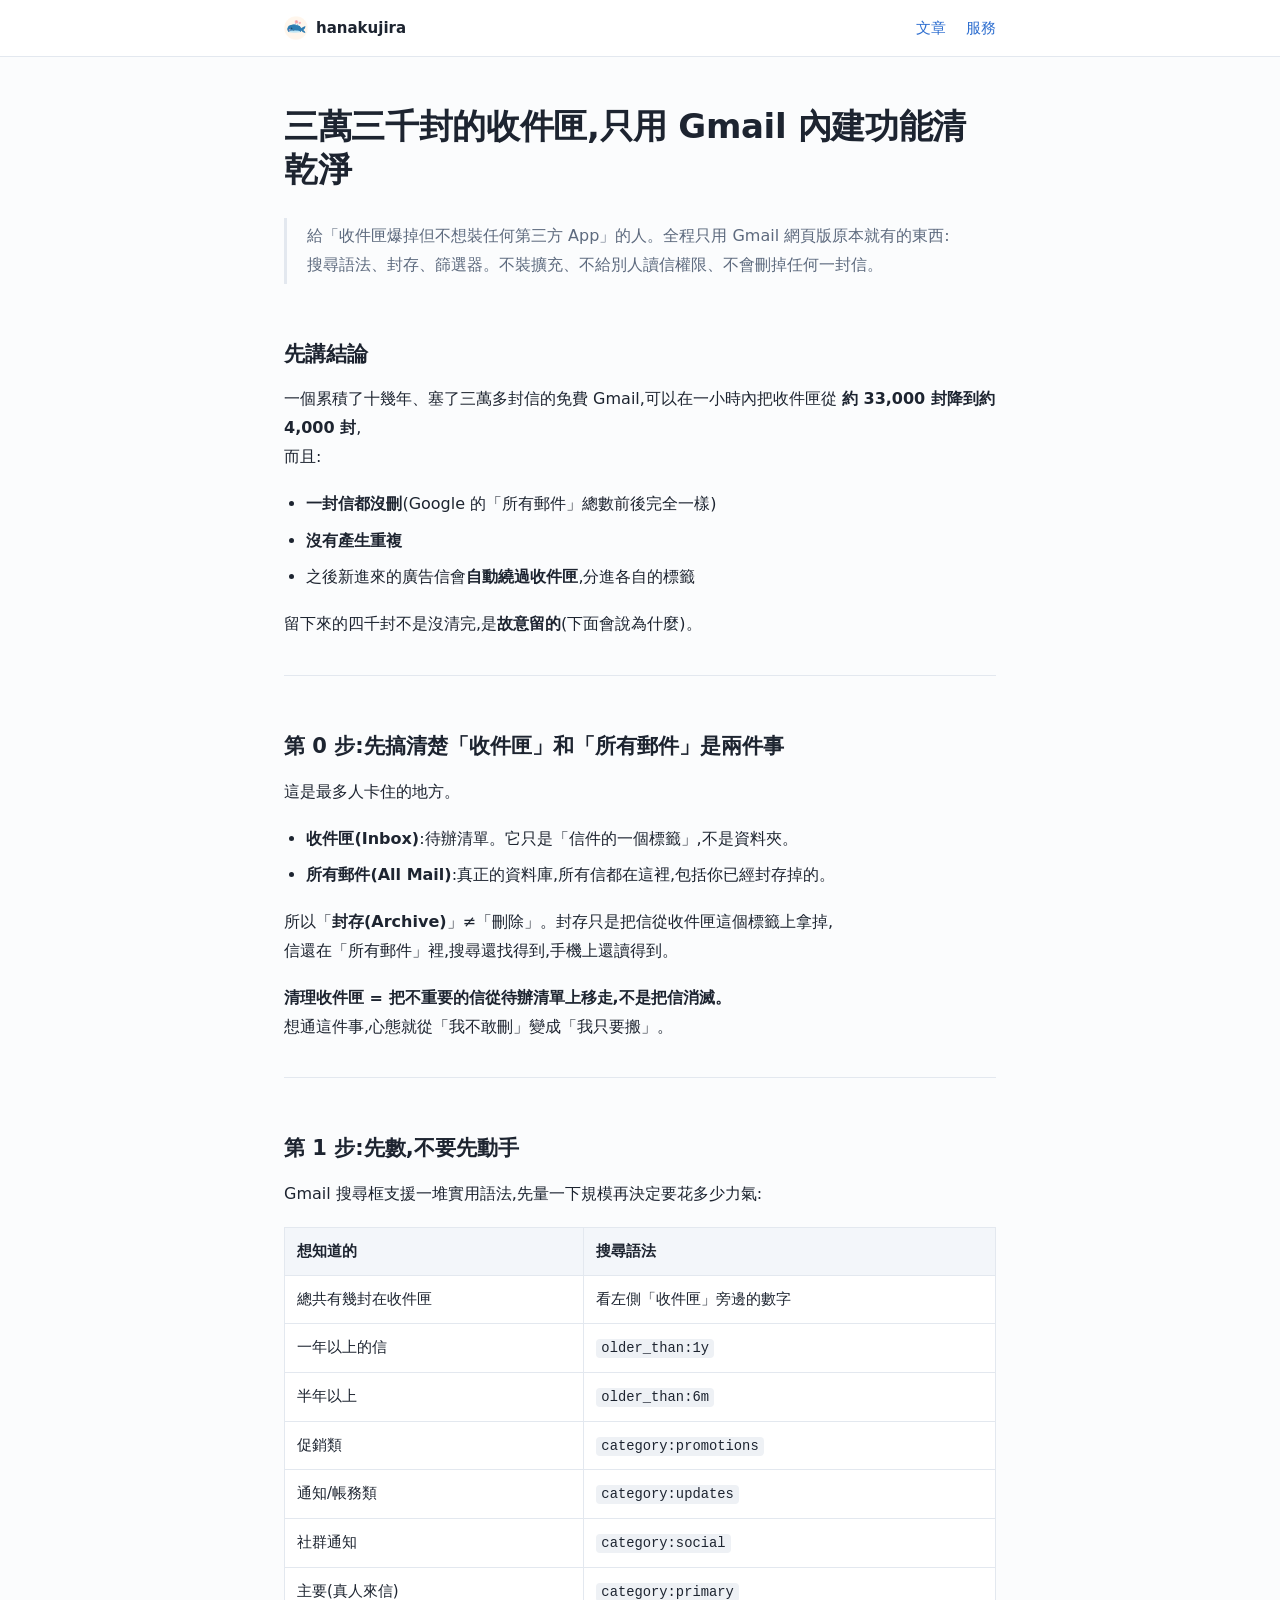
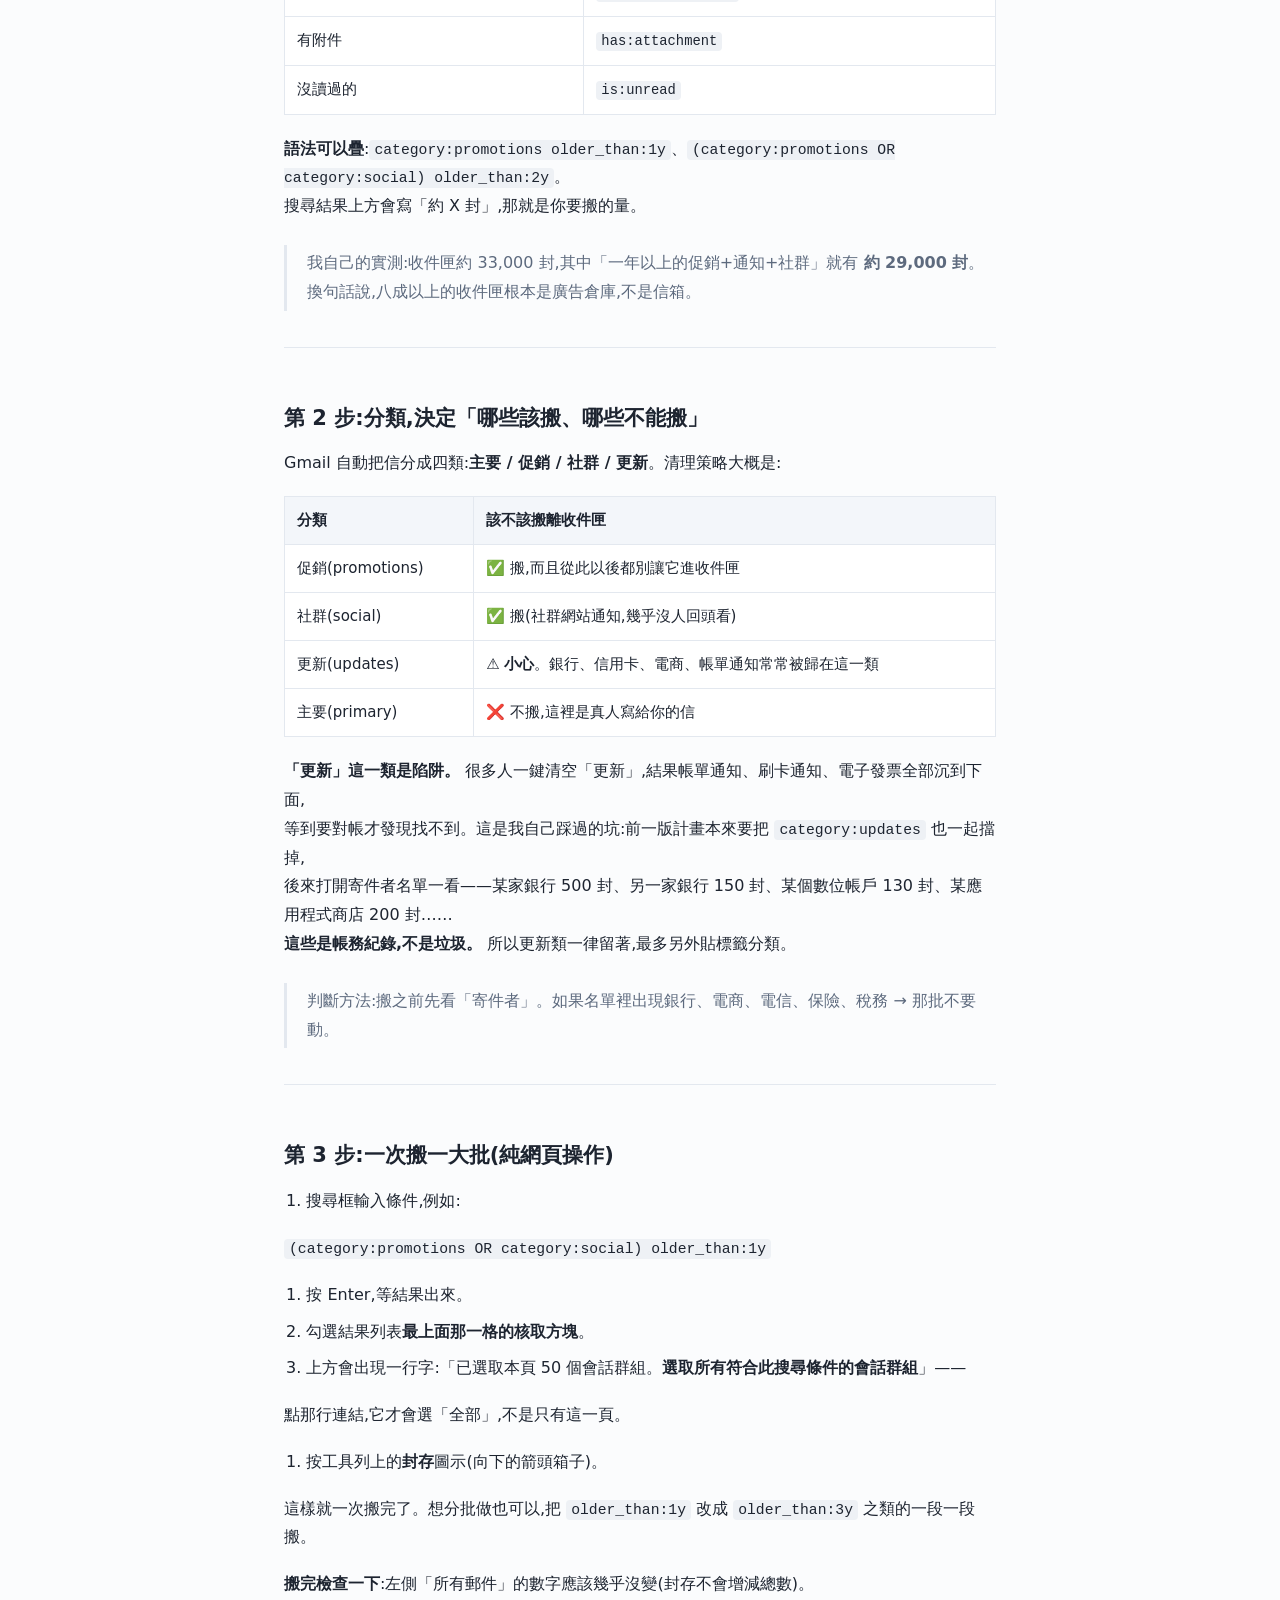
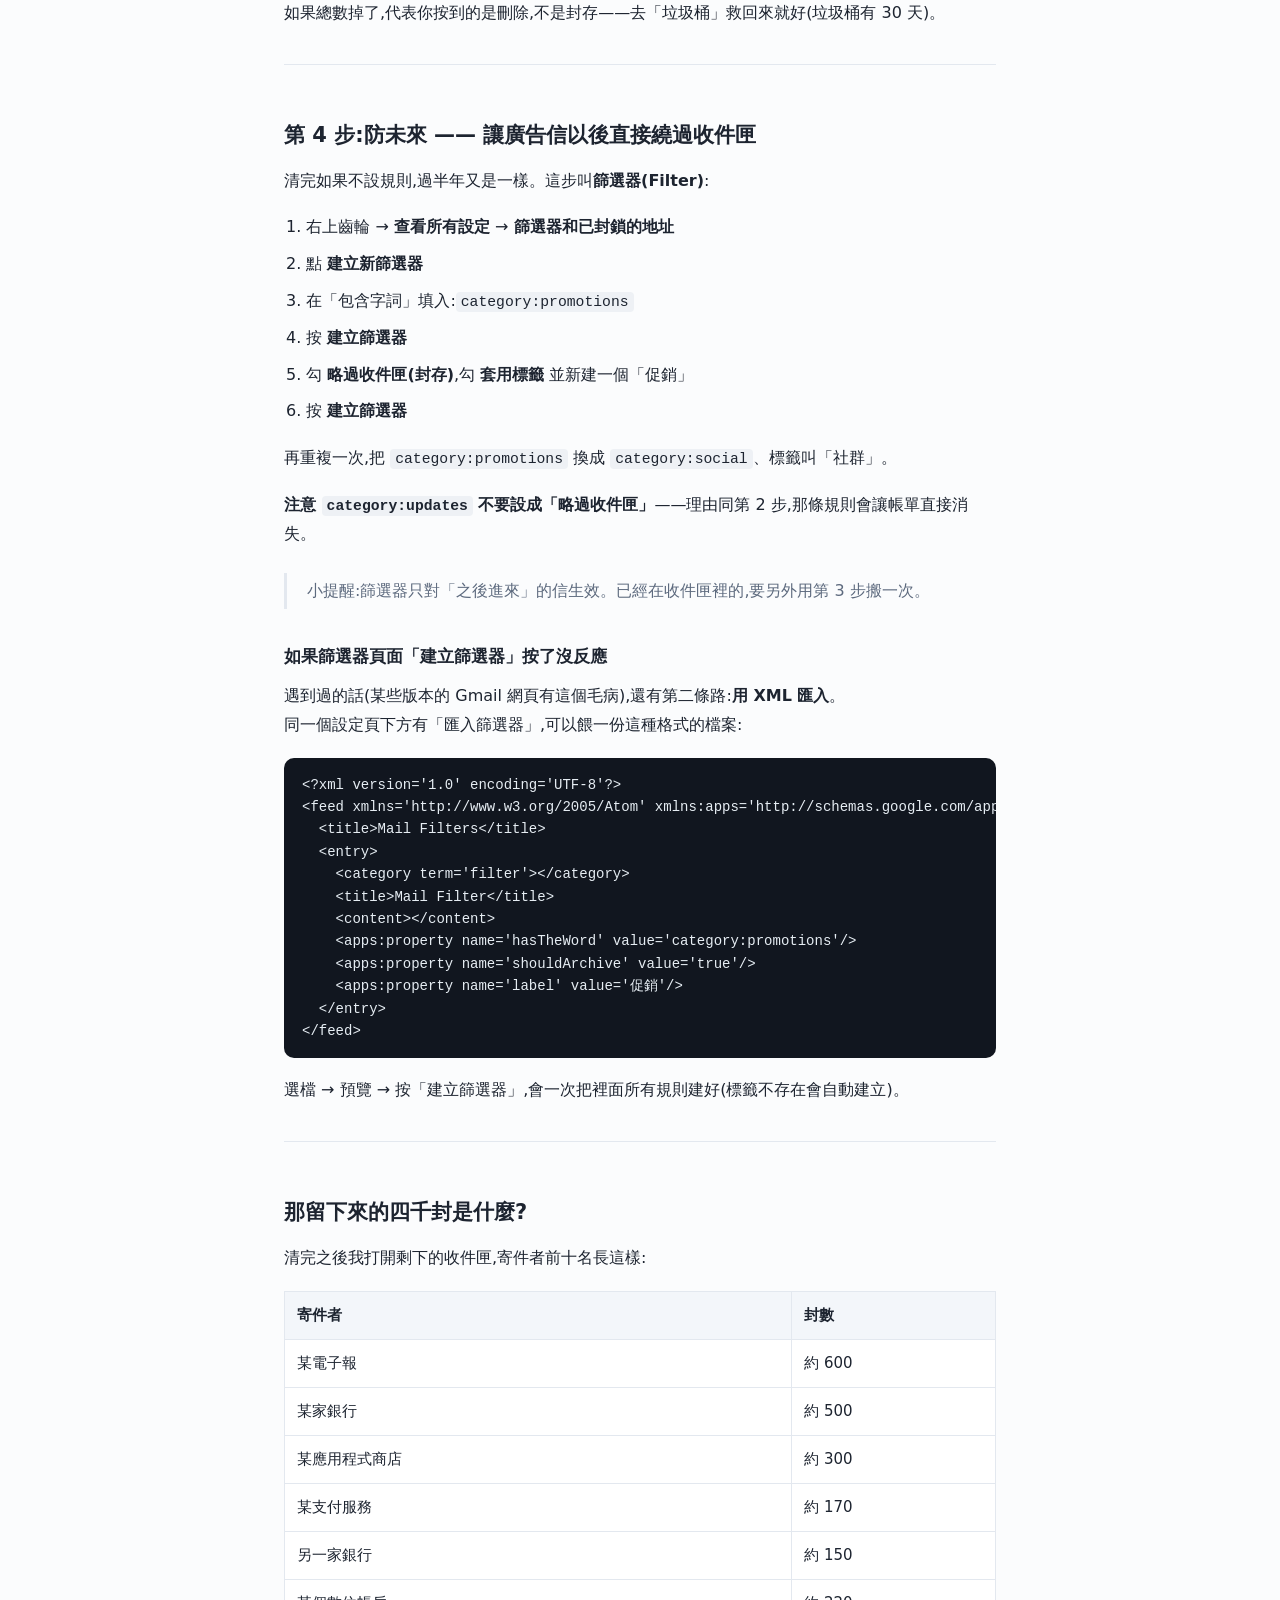
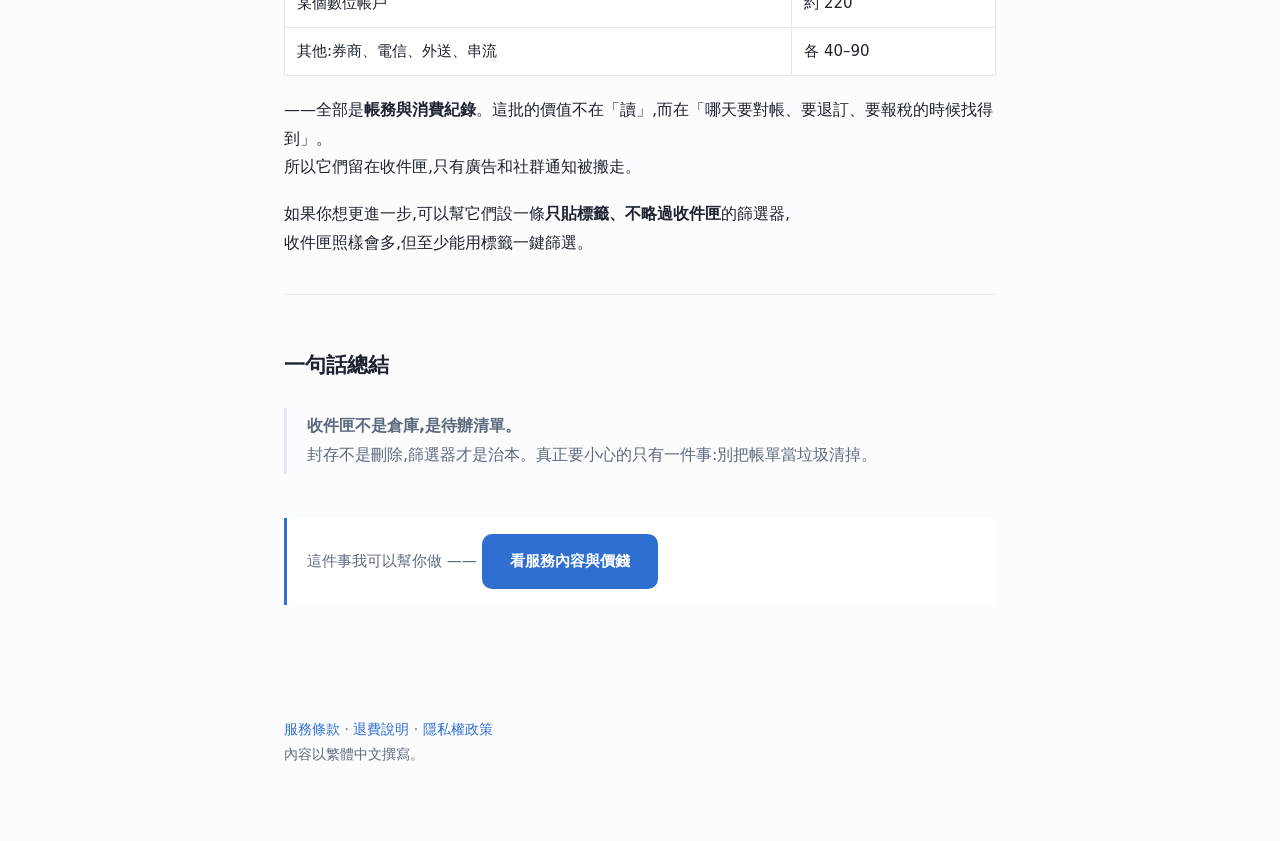
<file: writing/gmail-inbox-cleanup.html>
<!doctype html>
<html lang="zh-Hant">
<head>
<meta charset="utf-8">
<meta name="viewport" content="width=device-width, initial-scale=1">
<title>三萬三千封的收件匣,只用 Gmail 內建功能清乾淨</title>
<meta name="description" content="不裝任何外掛、一封信都沒刪,一小時把收件匣縮掉九成。">
<meta property="og:type" content="website">
<meta property="og:site_name" content="把一團亂變成一份表">
<meta property="og:title" content="三萬三千封的收件匣,只用 Gmail 內建功能清乾淨">
<meta property="og:description" content="不裝任何外掛、一封信都沒刪,一小時把收件匣縮掉九成。">
<meta name="twitter:card" content="summary">
<link rel="stylesheet" href="../assets/style.css">
</head>
<body>
<nav><div class="wrap">
  <a class="brand" href="../index.html">hanakujira</a>
  <a href="../index.html">文章</a>
  <a href="../service/index.html">服務</a>
</div></nav>
<div class="wrap"><article class="post"><h1>三萬三千封的收件匣,只用 Gmail 內建功能清乾淨</h1>
<blockquote><p>給「收件匣爆掉但不想裝任何第三方 App」的人。全程只用 Gmail 網頁版原本就有的東西:<br>搜尋語法、封存、篩選器。不裝擴充、不給別人讀信權限、不會刪掉任何一封信。</p></blockquote>
<h2>先講結論</h2>
<p>一個累積了十幾年、塞了三萬多封信的免費 Gmail,可以在一小時內把收件匣從 <strong>約 33,000 封降到約 4,000 封</strong>,<br>而且:</p>
<ul>
<li><strong>一封信都沒刪</strong>(Google 的「所有郵件」總數前後完全一樣)</li>
<li><strong>沒有產生重複</strong></li>
<li>之後新進來的廣告信會<strong>自動繞過收件匣</strong>,分進各自的標籤</li>
</ul>
<p>留下來的四千封不是沒清完,是<strong>故意留的</strong>(下面會說為什麼)。</p>
<hr>
<h2>第 0 步:先搞清楚「收件匣」和「所有郵件」是兩件事</h2>
<p>這是最多人卡住的地方。</p>
<ul>
<li><strong>收件匣(Inbox)</strong>:待辦清單。它只是「信件的一個標籤」,不是資料夾。</li>
<li><strong>所有郵件(All Mail)</strong>:真正的資料庫,所有信都在這裡,包括你已經封存掉的。</li>
</ul>
<p>所以「<strong>封存(Archive)</strong>」≠「刪除」。封存只是把信從收件匣這個標籤上拿掉,<br>信還在「所有郵件」裡,搜尋還找得到,手機上還讀得到。</p>
<p><strong>清理收件匣 = 把不重要的信從待辦清單上移走,不是把信消滅。</strong><br>想通這件事,心態就從「我不敢刪」變成「我只要搬」。</p>
<hr>
<h2>第 1 步:先數,不要先動手</h2>
<p>Gmail 搜尋框支援一堆實用語法,先量一下規模再決定要花多少力氣:</p>
<table>
<tr><th>想知道的</th><th>搜尋語法</th></tr>
<tr><td>總共有幾封在收件匣</td><td>看左側「收件匣」旁邊的數字</td></tr>
<tr><td>一年以上的信</td><td><code>older_than:1y</code></td></tr>
<tr><td>半年以上</td><td><code>older_than:6m</code></td></tr>
<tr><td>促銷類</td><td><code>category:promotions</code></td></tr>
<tr><td>通知/帳務類</td><td><code>category:updates</code></td></tr>
<tr><td>社群通知</td><td><code>category:social</code></td></tr>
<tr><td>主要(真人來信)</td><td><code>category:primary</code></td></tr>
<tr><td>有附件</td><td><code>has:attachment</code></td></tr>
<tr><td>沒讀過的</td><td><code>is:unread</code></td></tr>
</table>
<p><strong>語法可以疊</strong>:<code>category:promotions older_than:1y</code>、<code>(category:promotions OR category:social) older_than:2y</code>。<br>搜尋結果上方會寫「約 X 封」,那就是你要搬的量。</p>
<blockquote><p>我自己的實測:收件匣約 33,000 封,其中「一年以上的促銷+通知+社群」就有 <strong>約 29,000 封</strong>。<br>換句話說,八成以上的收件匣根本是廣告倉庫,不是信箱。</p></blockquote>
<hr>
<h2>第 2 步:分類,決定「哪些該搬、哪些不能搬」</h2>
<p>Gmail 自動把信分成四類:<strong>主要 / 促銷 / 社群 / 更新</strong>。清理策略大概是:</p>
<table>
<tr><th>分類</th><th>該不該搬離收件匣</th></tr>
<tr><td>促銷(promotions)</td><td>✅ 搬,而且從此以後都別讓它進收件匣</td></tr>
<tr><td>社群(social)</td><td>✅ 搬(社群網站通知,幾乎沒人回頭看)</td></tr>
<tr><td>更新(updates)</td><td>⚠️ <strong>小心</strong>。銀行、信用卡、電商、帳單通知常常被歸在這一類</td></tr>
<tr><td>主要(primary)</td><td>❌ 不搬,這裡是真人寫給你的信</td></tr>
</table>
<p><strong>「更新」這一類是陷阱。</strong> 很多人一鍵清空「更新」,結果帳單通知、刷卡通知、電子發票全部沉到下面,<br>等到要對帳才發現找不到。這是我自己踩過的坑:前一版計畫本來要把 <code>category:updates</code> 也一起擋掉,<br>後來打開寄件者名單一看——某家銀行 500 封、另一家銀行 150 封、某個數位帳戶 130 封、某應用程式商店 200 封……<br><strong>這些是帳務紀錄,不是垃圾。</strong> 所以更新類一律留著,最多另外貼標籤分類。</p>
<blockquote><p>判斷方法:搬之前先看「寄件者」。如果名單裡出現銀行、電商、電信、保險、稅務 → 那批不要動。</p></blockquote>
<hr>
<h2>第 3 步:一次搬一大批(純網頁操作)</h2>
<ol>
<li>搜尋框輸入條件,例如:</li>
</ol>
<p>   <code>(category:promotions OR category:social) older_than:1y</code></p>
<ol>
<li>按 Enter,等結果出來。</li>
<li>勾選結果列表<strong>最上面那一格的核取方塊</strong>。</li>
<li>上方會出現一行字:「已選取本頁 50 個會話群組。<strong>選取所有符合此搜尋條件的會話群組</strong>」——</li>
</ol>
<p>   點那行連結,它才會選「全部」,不是只有這一頁。</p>
<ol>
<li>按工具列上的<strong>封存</strong>圖示(向下的箭頭箱子)。</li>
</ol>
<p>這樣就一次搬完了。想分批做也可以,把 <code>older_than:1y</code> 改成 <code>older_than:3y</code> 之類的一段一段搬。</p>
<p><strong>搬完檢查一下</strong>:左側「所有郵件」的數字應該幾乎沒變(封存不會增減總數)。<br>如果總數掉了,代表你按到的是刪除,不是封存——去「垃圾桶」救回來就好(垃圾桶有 30 天)。</p>
<hr>
<h2>第 4 步:防未來 —— 讓廣告信以後直接繞過收件匣</h2>
<p>清完如果不設規則,過半年又是一樣。這步叫<strong>篩選器(Filter)</strong>:</p>
<ol>
<li>右上齒輪 → <strong>查看所有設定</strong> → <strong>篩選器和已封鎖的地址</strong></li>
<li>點 <strong>建立新篩選器</strong></li>
<li>在「包含字詞」填入:<code>category:promotions</code></li>
<li>按 <strong>建立篩選器</strong></li>
<li>勾 <strong>略過收件匣(封存)</strong>,勾 <strong>套用標籤</strong> 並新建一個「促銷」</li>
<li>按 <strong>建立篩選器</strong></li>
</ol>
<p>再重複一次,把 <code>category:promotions</code> 換成 <code>category:social</code>、標籤叫「社群」。</p>
<p><strong>注意 <code>category:updates</code> 不要設成「略過收件匣」</strong>——理由同第 2 步,那條規則會讓帳單直接消失。</p>
<blockquote><p>小提醒:篩選器只對「之後進來」的信生效。已經在收件匣裡的,要另外用第 3 步搬一次。</p></blockquote>
<h3>如果篩選器頁面「建立篩選器」按了沒反應</h3>
<p>遇到過的話(某些版本的 Gmail 網頁有這個毛病),還有第二條路:<strong>用 XML 匯入</strong>。<br>同一個設定頁下方有「匯入篩選器」,可以餵一份這種格式的檔案:</p>
<pre><code>&lt;?xml version='1.0' encoding='UTF-8'?&gt;
&lt;feed xmlns='http://www.w3.org/2005/Atom' xmlns:apps='http://schemas.google.com/apps/2006'&gt;
  &lt;title&gt;Mail Filters&lt;/title&gt;
  &lt;entry&gt;
    &lt;category term='filter'&gt;&lt;/category&gt;
    &lt;title&gt;Mail Filter&lt;/title&gt;
    &lt;content&gt;&lt;/content&gt;
    &lt;apps:property name='hasTheWord' value='category:promotions'/&gt;
    &lt;apps:property name='shouldArchive' value='true'/&gt;
    &lt;apps:property name='label' value='促銷'/&gt;
  &lt;/entry&gt;
&lt;/feed&gt;</code></pre>
<p>選檔 → 預覽 → 按「建立篩選器」,會一次把裡面所有規則建好(標籤不存在會自動建立)。</p>
<hr>
<h2>那留下來的四千封是什麼?</h2>
<p>清完之後我打開剩下的收件匣,寄件者前十名長這樣:</p>
<table>
<tr><th>寄件者</th><th>封數</th></tr>
<tr><td>某電子報</td><td>約 600</td></tr>
<tr><td>某家銀行</td><td>約 500</td></tr>
<tr><td>某應用程式商店</td><td>約 300</td></tr>
<tr><td>某支付服務</td><td>約 170</td></tr>
<tr><td>另一家銀行</td><td>約 150</td></tr>
<tr><td>某個數位帳戶</td><td>約 220</td></tr>
<tr><td>其他:券商、電信、外送、串流</td><td>各 40–90</td></tr>
</table>
<p>——全部是<strong>帳務與消費紀錄</strong>。這批的價值不在「讀」,而在「哪天要對帳、要退訂、要報稅的時候找得到」。<br>所以它們留在收件匣,只有廣告和社群通知被搬走。</p>
<p>如果你想更進一步,可以幫它們設一條<strong>只貼標籤、不略過收件匣</strong>的篩選器,<br>收件匣照樣會多,但至少能用標籤一鍵篩選。</p>
<hr>
<h2>一句話總結</h2>
<blockquote><p><strong>收件匣不是倉庫,是待辦清單。</strong><br>封存不是刪除,篩選器才是治本。真正要小心的只有一件事:別把帳單當垃圾清掉。</p></blockquote><div class="note" style="margin-top:44px">這件事我可以幫你做 —— <a class="cta" href="../service/index.html">看服務內容與價錢</a></div></article></div>
<footer><div class="wrap">
  <a href="../terms/index.html">服務條款</a> · <a href="../refund/index.html">退費說明</a> · <a href="../privacy/index.html">隱私權政策</a><br>
  內容以繁體中文撰寫。
</div></footer>
</body>
</html>
</file>
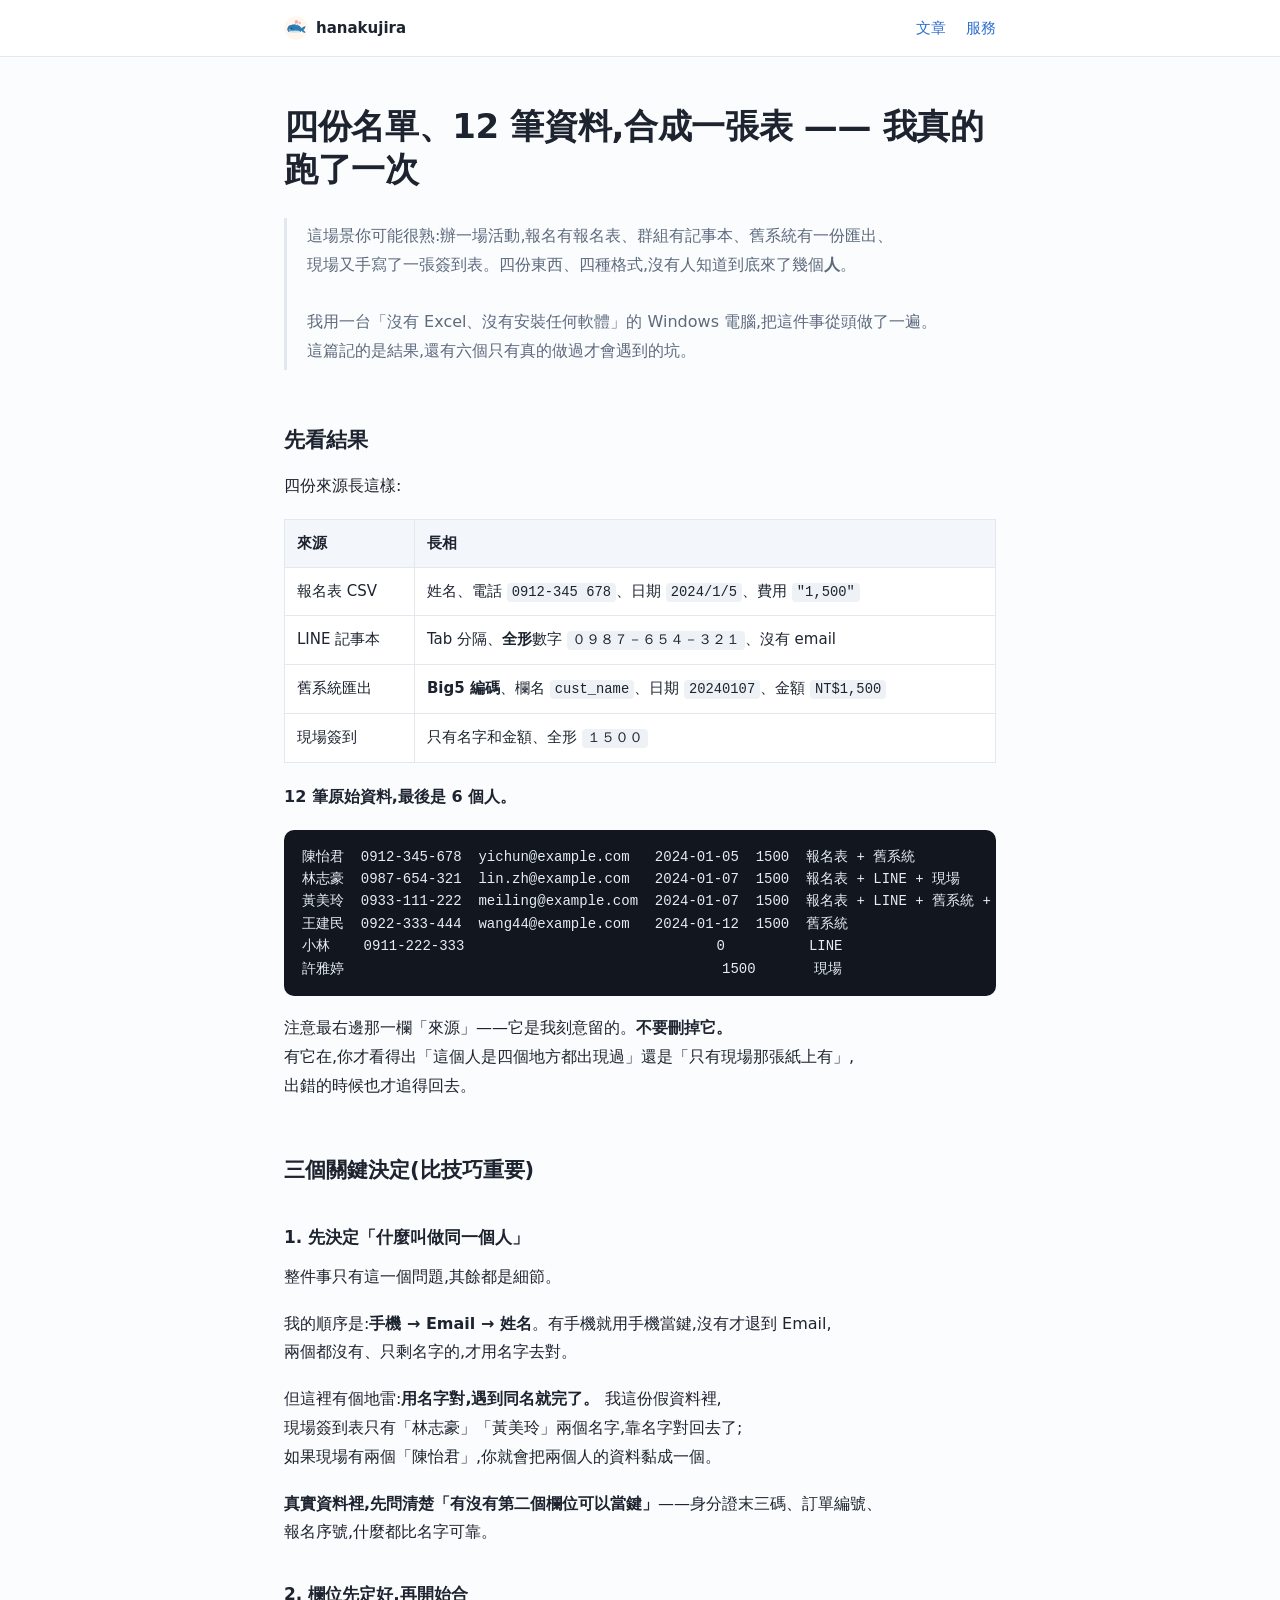
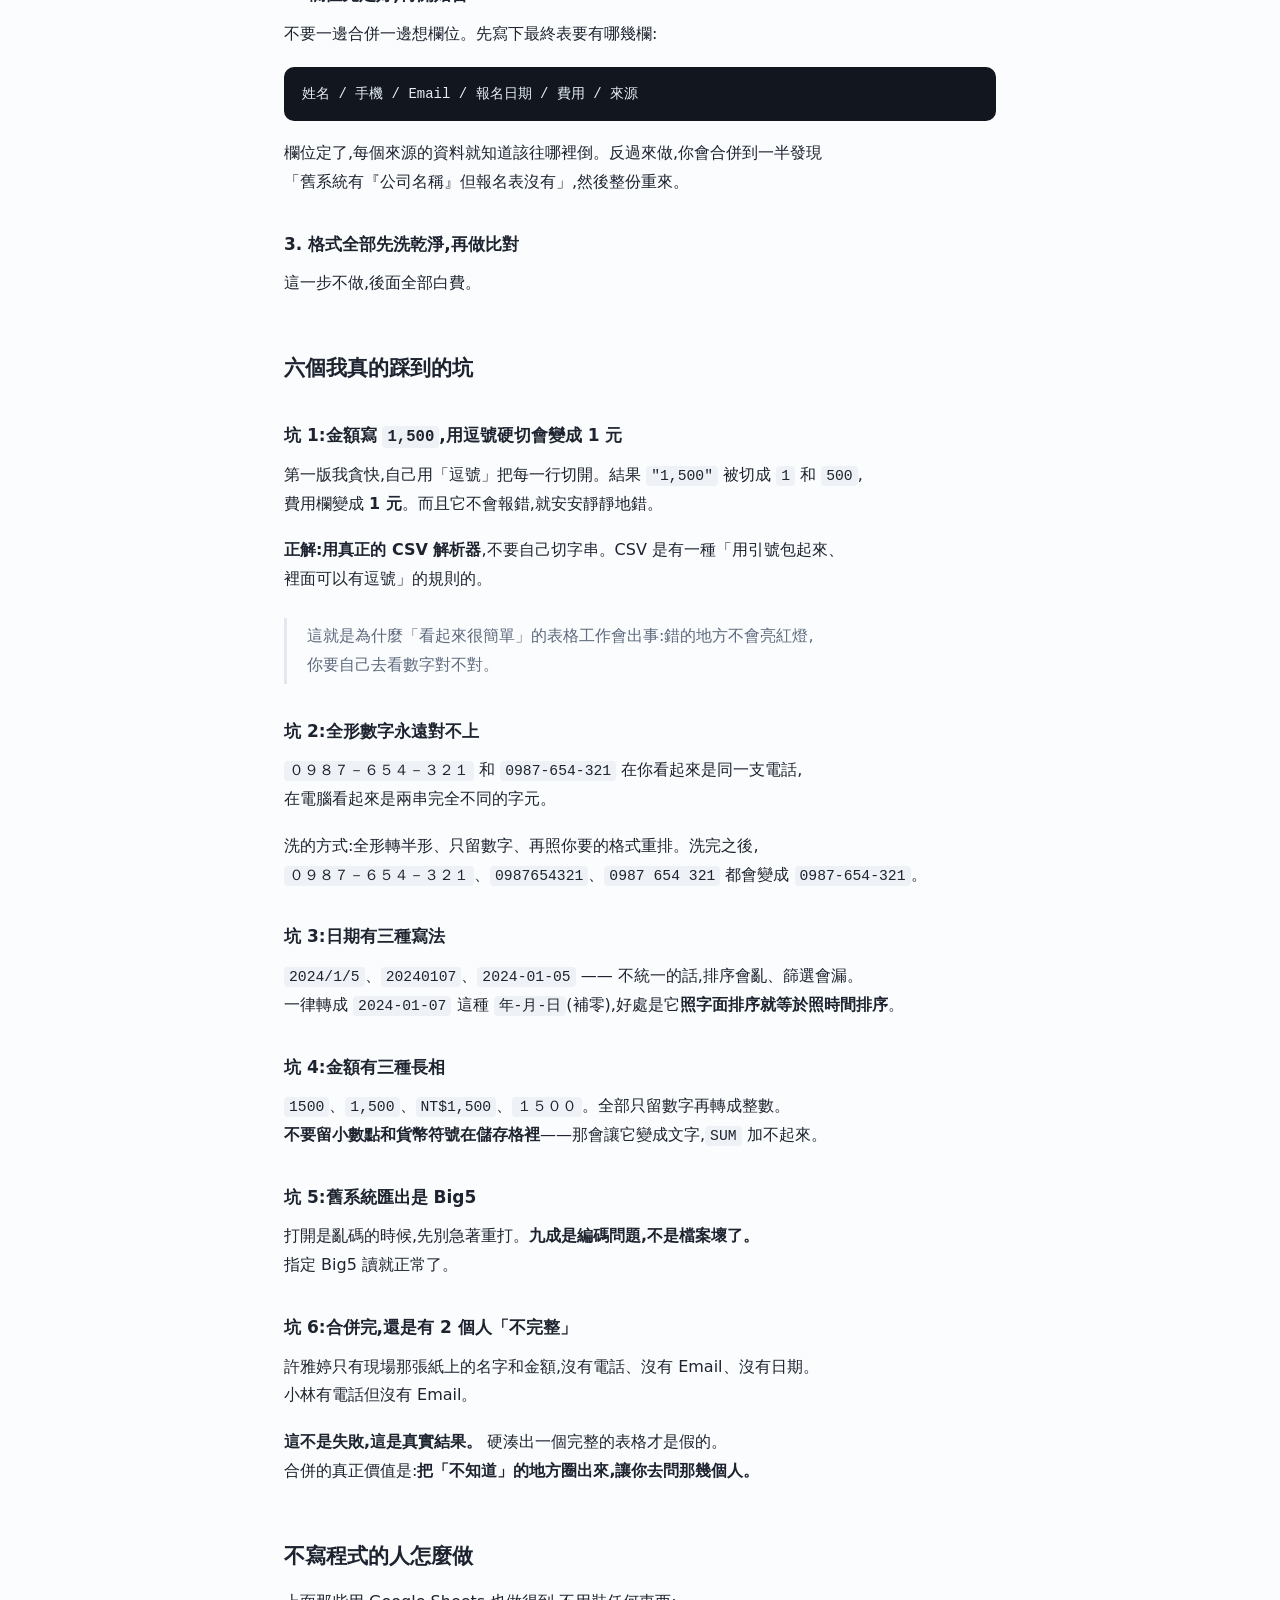
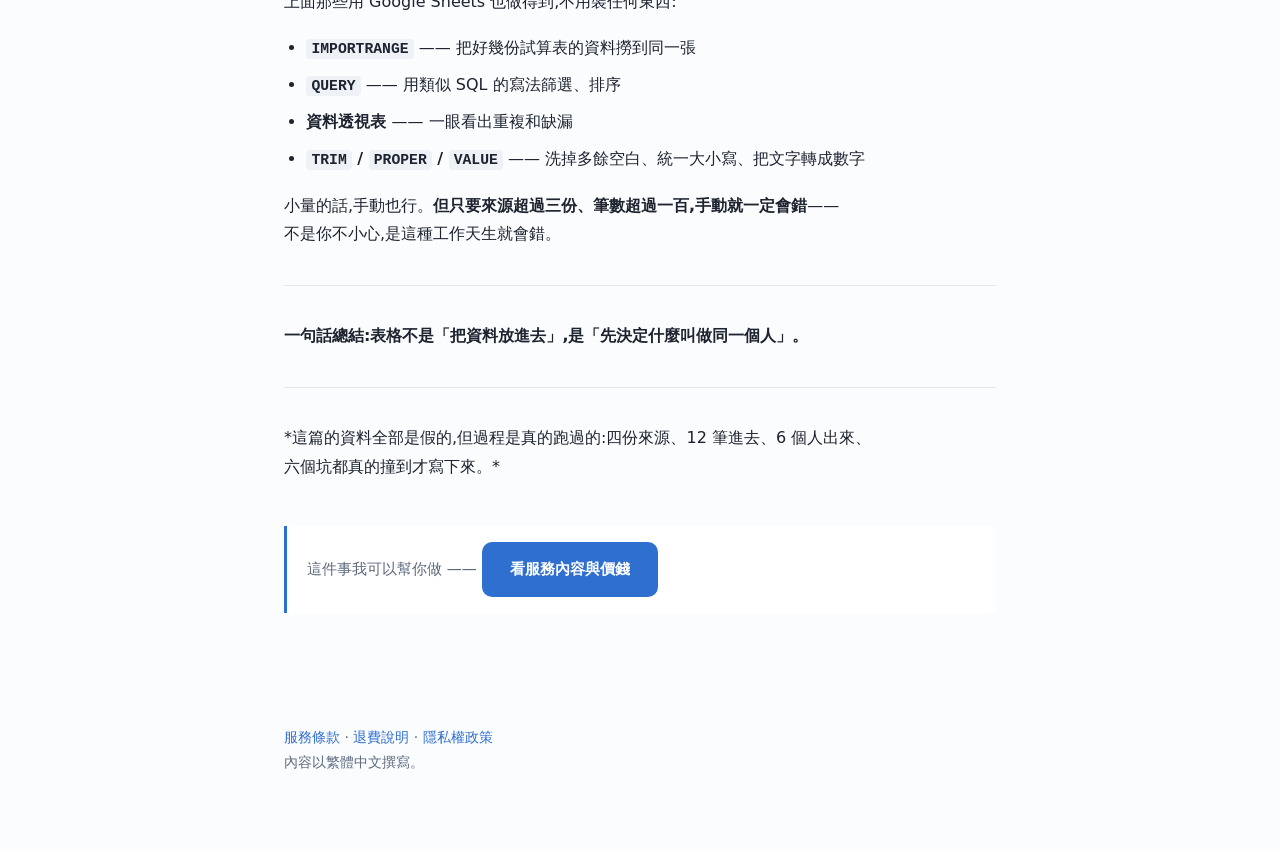
<file: writing/merge-messy-lists.html>
<!doctype html>
<html lang="zh-Hant">
<head>
<meta charset="utf-8">
<meta name="viewport" content="width=device-width, initial-scale=1">
<title>四份名單、12 筆資料,合成一張表</title>
<meta name="description" content="我真的跑了一次,順便記下六個只有做過才會遇到的坑。">
<meta property="og:type" content="website">
<meta property="og:site_name" content="把一團亂變成一份表">
<meta property="og:title" content="四份名單、12 筆資料,合成一張表">
<meta property="og:description" content="我真的跑了一次,順便記下六個只有做過才會遇到的坑。">
<meta name="twitter:card" content="summary">
<link rel="stylesheet" href="../assets/style.css">
</head>
<body>
<nav><div class="wrap">
  <a class="brand" href="../index.html">hanakujira</a>
  <a href="../index.html">文章</a>
  <a href="../service/index.html">服務</a>
</div></nav>
<div class="wrap"><article class="post"><h1>四份名單、12 筆資料,合成一張表 —— 我真的跑了一次</h1>
<blockquote><p>這場景你可能很熟:辦一場活動,報名有報名表、群組有記事本、舊系統有一份匯出、<br>現場又手寫了一張簽到表。四份東西、四種格式,沒有人知道到底來了幾個<strong>人</strong>。<br><br>我用一台「沒有 Excel、沒有安裝任何軟體」的 Windows 電腦,把這件事從頭做了一遍。<br>這篇記的是結果,還有六個只有真的做過才會遇到的坑。</p></blockquote>
<h2>先看結果</h2>
<p>四份來源長這樣:</p>
<table>
<tr><th>來源</th><th>長相</th></tr>
<tr><td>報名表 CSV</td><td>姓名、電話 <code>0912-345 678</code>、日期 <code>2024/1/5</code>、費用 <code>"1,500"</code></td></tr>
<tr><td>LINE 記事本</td><td>Tab 分隔、<strong>全形</strong>數字 <code>０９８７－６５４－３２１</code>、沒有 email</td></tr>
<tr><td>舊系統匯出</td><td><strong>Big5 編碼</strong>、欄名 <code>cust_name</code>、日期 <code>20240107</code>、金額 <code>NT$1,500</code></td></tr>
<tr><td>現場簽到</td><td>只有名字和金額、全形 <code>１５００</code></td></tr>
</table>
<p><strong>12 筆原始資料,最後是 6 個人。</strong></p>
<pre><code>陳怡君  0912-345-678  yichun@example.com   2024-01-05  1500  報名表 + 舊系統
林志豪  0987-654-321  lin.zh@example.com   2024-01-07  1500  報名表 + LINE + 現場
黃美玲  0933-111-222  meiling@example.com  2024-01-07  1500  報名表 + LINE + 舊系統 + 現場
王建民  0922-333-444  wang44@example.com   2024-01-12  1500  舊系統
小林    0911-222-333                              0          LINE
許雅婷                                             1500       現場</code></pre>
<p>注意最右邊那一欄「來源」——它是我刻意留的。<strong>不要刪掉它。</strong><br>有它在,你才看得出「這個人是四個地方都出現過」還是「只有現場那張紙上有」,<br>出錯的時候也才追得回去。</p>
<h2>三個關鍵決定(比技巧重要)</h2>
<h3>1. 先決定「什麼叫做同一個人」</h3>
<p>整件事只有這一個問題,其餘都是細節。</p>
<p>我的順序是:<strong>手機 → Email → 姓名</strong>。有手機就用手機當鍵,沒有才退到 Email,<br>兩個都沒有、只剩名字的,才用名字去對。</p>
<p>但這裡有個地雷:<strong>用名字對,遇到同名就完了。</strong> 我這份假資料裡,<br>現場簽到表只有「林志豪」「黃美玲」兩個名字,靠名字對回去了;<br>如果現場有兩個「陳怡君」,你就會把兩個人的資料黏成一個。</p>
<p><strong>真實資料裡,先問清楚「有沒有第二個欄位可以當鍵」</strong>——身分證末三碼、訂單編號、<br>報名序號,什麼都比名字可靠。</p>
<h3>2. 欄位先定好,再開始合</h3>
<p>不要一邊合併一邊想欄位。先寫下最終表要有哪幾欄:</p>
<pre><code>姓名 / 手機 / Email / 報名日期 / 費用 / 來源</code></pre>
<p>欄位定了,每個來源的資料就知道該往哪裡倒。反過來做,你會合併到一半發現<br>「舊系統有『公司名稱』但報名表沒有」,然後整份重來。</p>
<h3>3. 格式全部先洗乾淨,再做比對</h3>
<p>這一步不做,後面全部白費。</p>
<h2>六個我真的踩到的坑</h2>
<h3>坑 1:金額寫 <code>1,500</code>,用逗號硬切會變成 <strong>1 元</strong></h3>
<p>第一版我貪快,自己用「逗號」把每一行切開。結果 <code>"1,500"</code> 被切成 <code>1</code> 和 <code>500</code>,<br>費用欄變成 <strong>1 元</strong>。而且它不會報錯,就安安靜靜地錯。</p>
<p><strong>正解:用真正的 CSV 解析器</strong>,不要自己切字串。CSV 是有一種「用引號包起來、<br>裡面可以有逗號」的規則的。</p>
<blockquote><p>這就是為什麼「看起來很簡單」的表格工作會出事:錯的地方不會亮紅燈,<br>你要自己去看數字對不對。</p></blockquote>
<h3>坑 2:全形數字永遠對不上</h3>
<p><code>０９８７－６５４－３２１</code> 和 <code>0987-654-321</code> 在你看起來是同一支電話,<br>在電腦看起來是兩串完全不同的字元。</p>
<p>洗的方式:全形轉半形、只留數字、再照你要的格式重排。洗完之後,<br><code>０９８７－６５４－３２１</code>、<code>0987654321</code>、<code>0987 654 321</code> 都會變成 <code>0987-654-321</code>。</p>
<h3>坑 3:日期有三種寫法</h3>
<p><code>2024/1/5</code>、<code>20240107</code>、<code>2024-01-05</code> —— 不統一的話,排序會亂、篩選會漏。<br>一律轉成 <code>2024-01-07</code> 這種 <code>年-月-日</code>(補零),好處是它<strong>照字面排序就等於照時間排序</strong>。</p>
<h3>坑 4:金額有三種長相</h3>
<p><code>1500</code>、<code>1,500</code>、<code>NT$1,500</code>、<code>１５００</code>。全部只留數字再轉成整數。<br><strong>不要留小數點和貨幣符號在儲存格裡</strong>——那會讓它變成文字,<code>SUM</code> 加不起來。</p>
<h3>坑 5:舊系統匯出是 Big5</h3>
<p>打開是亂碼的時候,先別急著重打。<strong>九成是編碼問題,不是檔案壞了。</strong><br>指定 Big5 讀就正常了。</p>
<h3>坑 6:合併完,還是有 2 個人「不完整」</h3>
<p>許雅婷只有現場那張紙上的名字和金額,沒有電話、沒有 Email、沒有日期。<br>小林有電話但沒有 Email。</p>
<p><strong>這不是失敗,這是真實結果。</strong> 硬湊出一個完整的表格才是假的。<br>合併的真正價值是:<strong>把「不知道」的地方圈出來,讓你去問那幾個人。</strong></p>
<h2>不寫程式的人怎麼做</h2>
<p>上面那些用 Google Sheets 也做得到,不用裝任何東西:</p>
<ul>
<li><strong><code>IMPORTRANGE</code></strong> —— 把好幾份試算表的資料撈到同一張</li>
<li><strong><code>QUERY</code></strong> —— 用類似 SQL 的寫法篩選、排序</li>
<li><strong>資料透視表</strong> —— 一眼看出重複和缺漏</li>
<li><strong><code>TRIM</code> / <code>PROPER</code> / <code>VALUE</code></strong> —— 洗掉多餘空白、統一大小寫、把文字轉成數字</li>
</ul>
<p>小量的話,手動也行。<strong>但只要來源超過三份、筆數超過一百,手動就一定會錯</strong>——<br>不是你不小心,是這種工作天生就會錯。</p>
<hr>
<p><strong>一句話總結:表格不是「把資料放進去」,是「先決定什麼叫做同一個人」。</strong></p>
<hr>
<p>*這篇的資料全部是假的,但過程是真的跑過的:四份來源、12 筆進去、6 個人出來、<br>六個坑都真的撞到才寫下來。*</p><div class="note" style="margin-top:44px">這件事我可以幫你做 —— <a class="cta" href="../service/index.html">看服務內容與價錢</a></div></article></div>
<footer><div class="wrap">
  <a href="../terms/index.html">服務條款</a> · <a href="../refund/index.html">退費說明</a> · <a href="../privacy/index.html">隱私權政策</a><br>
  內容以繁體中文撰寫。
</div></footer>
</body>
</html>
</file>
<file: assets/style.css>
:root{
  --ink:#1d2430; --muted:#5d6a7e; --line:#e3e8ef; --bg:#fbfcfd; --accent:#2f6fd0;
}
*{box-sizing:border-box}
html{-webkit-text-size-adjust:100%}
body{
  margin:0; background:var(--bg); color:var(--ink); line-height:1.8;
  font-family:"Noto Sans TC","Microsoft JhengHei","PingFang TC",system-ui,sans-serif;
  -webkit-font-smoothing:antialiased;
}
.wrap{max-width:760px;margin:0 auto;padding:0 24px}
a{color:var(--accent);text-decoration:none}
a:hover{text-decoration:underline}
nav{
  border-bottom:1px solid var(--line); background:#fff;
}
nav .wrap{display:flex;gap:20px;align-items:center;height:56px;font-size:15px}
nav .brand{font-weight:700;color:var(--ink);margin-right:auto;display:flex;align-items:center;gap:8px}
nav .brandlogo{width:24px;height:24px;display:block}
/* 遠端還沒改 HTML 的頁面:用 CSS 補上同一顆小圓鯨,不必逐頁上傳 */
nav .brand:not(:has(img))::before{
  content:""; width:24px; height:24px; display:block; flex:none;
  background:url("logo.png") center/contain no-repeat;
}
header.top{padding:64px 0 36px;border-bottom:1px solid var(--line)}
h1{font-size:clamp(27px,5vw,40px);line-height:1.25;margin:0 0 16px;letter-spacing:-.01em}
.lede{font-size:18px;color:var(--muted);margin:0;max-width:34em}
.lede strong{color:var(--ink);font-weight:600}
section{padding:48px 0;border-bottom:1px solid var(--line)}
h2{font-size:20px;margin:0 0 6px}
.sub{color:var(--muted);font-size:15px;margin:0 0 24px}

/* 文章列表 */
ul.posts{list-style:none;margin:0;padding:0}
ul.posts li{border-bottom:1px solid var(--line);padding:20px 0}
ul.posts li:last-child{border-bottom:none}
ul.posts a{font-size:18px;font-weight:600;color:var(--ink)}
ul.posts .meta{color:var(--muted);font-size:14px;margin-top:4px}

/* 服務卡 */
.cards{display:grid;gap:16px}
.card{background:#fff;border:1px solid var(--line);border-radius:14px;padding:22px 24px;display:grid;grid-template-columns:1fr auto;gap:8px 20px;align-items:start}
.card h3{margin:0 0 6px;font-size:17px}
.card p{margin:0;color:var(--muted);font-size:15px}
.price{text-align:right;white-space:nowrap}
.price b{font-size:20px;display:block;letter-spacing:-.01em}
.price span{font-size:13px;color:var(--muted)}
.note{background:#fff;border-left:3px solid var(--accent);border-radius:0 8px 8px 0;padding:16px 20px;color:var(--muted);font-size:15px;margin-top:26px}
ol.steps{margin:0;padding:0;list-style:none;counter-reset:s}
ol.steps li{counter-increment:s;position:relative;padding-left:44px;margin-bottom:20px}
ol.steps li::before{content:counter(s);position:absolute;left:0;top:2px;width:28px;height:28px;border-radius:50%;background:var(--accent);color:#fff;display:grid;place-items:center;font-size:14px;font-weight:700}
ol.steps b{display:block}
ol.steps span{color:var(--muted);font-size:15px}
ul.plain{margin:0;padding-left:1.2em;color:var(--muted)}
ul.plain li{margin-bottom:6px}
.cta{display:inline-block;background:var(--accent);color:#fff;padding:14px 28px;border-radius:10px;font-weight:600}
.cta:hover{text-decoration:none;opacity:.9}

/* 文章本文 */
article.post{padding:48px 0 72px}
article.post h1{font-size:clamp(25px,4.5vw,34px);margin-bottom:28px}
article.post h2{font-size:21px;margin:44px 0 12px;padding-top:8px}
article.post h3{font-size:17px;margin:32px 0 10px}
article.post p{margin:0 0 18px}
article.post blockquote{margin:24px 0;padding:4px 0 4px 20px;border-left:3px solid var(--line);color:var(--muted)}
article.post blockquote p:last-child{margin-bottom:0}
article.post ul,article.post ol{padding-left:1.4em;margin:0 0 18px}
article.post li{margin-bottom:8px}
article.post pre{background:#11161f;color:#e6edf3;padding:16px 18px;border-radius:10px;overflow:auto;font-size:14px;line-height:1.6;margin:0 0 18px}
article.post code{font-family:"Cascadia Mono",Consolas,monospace;font-size:.92em;background:#eef1f5;padding:2px 5px;border-radius:4px}
article.post pre code{background:none;padding:0;font-size:inherit;color:inherit}
article.post table{border-collapse:collapse;width:100%;margin:0 0 20px;font-size:15px;background:#fff}
article.post th,article.post td{border:1px solid var(--line);padding:10px 12px;text-align:left;vertical-align:top}
article.post th{background:#f3f6fa;font-weight:600}
article.post hr{border:none;border-top:1px solid var(--line);margin:36px 0}
article.post img{max-width:100%}
/* 常見問題:折疊清單 */
.faq{margin:0}
.faq details{background:#fff;border:1px solid var(--line);border-radius:12px;padding:0 20px;margin-bottom:12px}
.faq summary{cursor:pointer;font-weight:600;font-size:16px;padding:16px 0;list-style:none;position:relative;padding-right:32px}
.faq summary::-webkit-details-marker{display:none}
.faq summary::after{content:"+";position:absolute;right:0;top:14px;color:var(--accent);font-size:20px;font-weight:400}
.faq details[open] summary::after{content:"−"}
.faq details[open] summary{border-bottom:1px solid var(--line);margin-bottom:14px}
.faq details p{color:var(--muted);font-size:15px;margin:0 0 14px}
.faq details p:last-child{margin-bottom:18px}
.faq details ul.plain{margin:0 0 14px;padding-left:1.2em}

footer{padding:40px 0 80px;color:var(--muted);font-size:14px}
@media(max-width:560px){.card{grid-template-columns:1fr}.price{text-align:left}}
</file>
